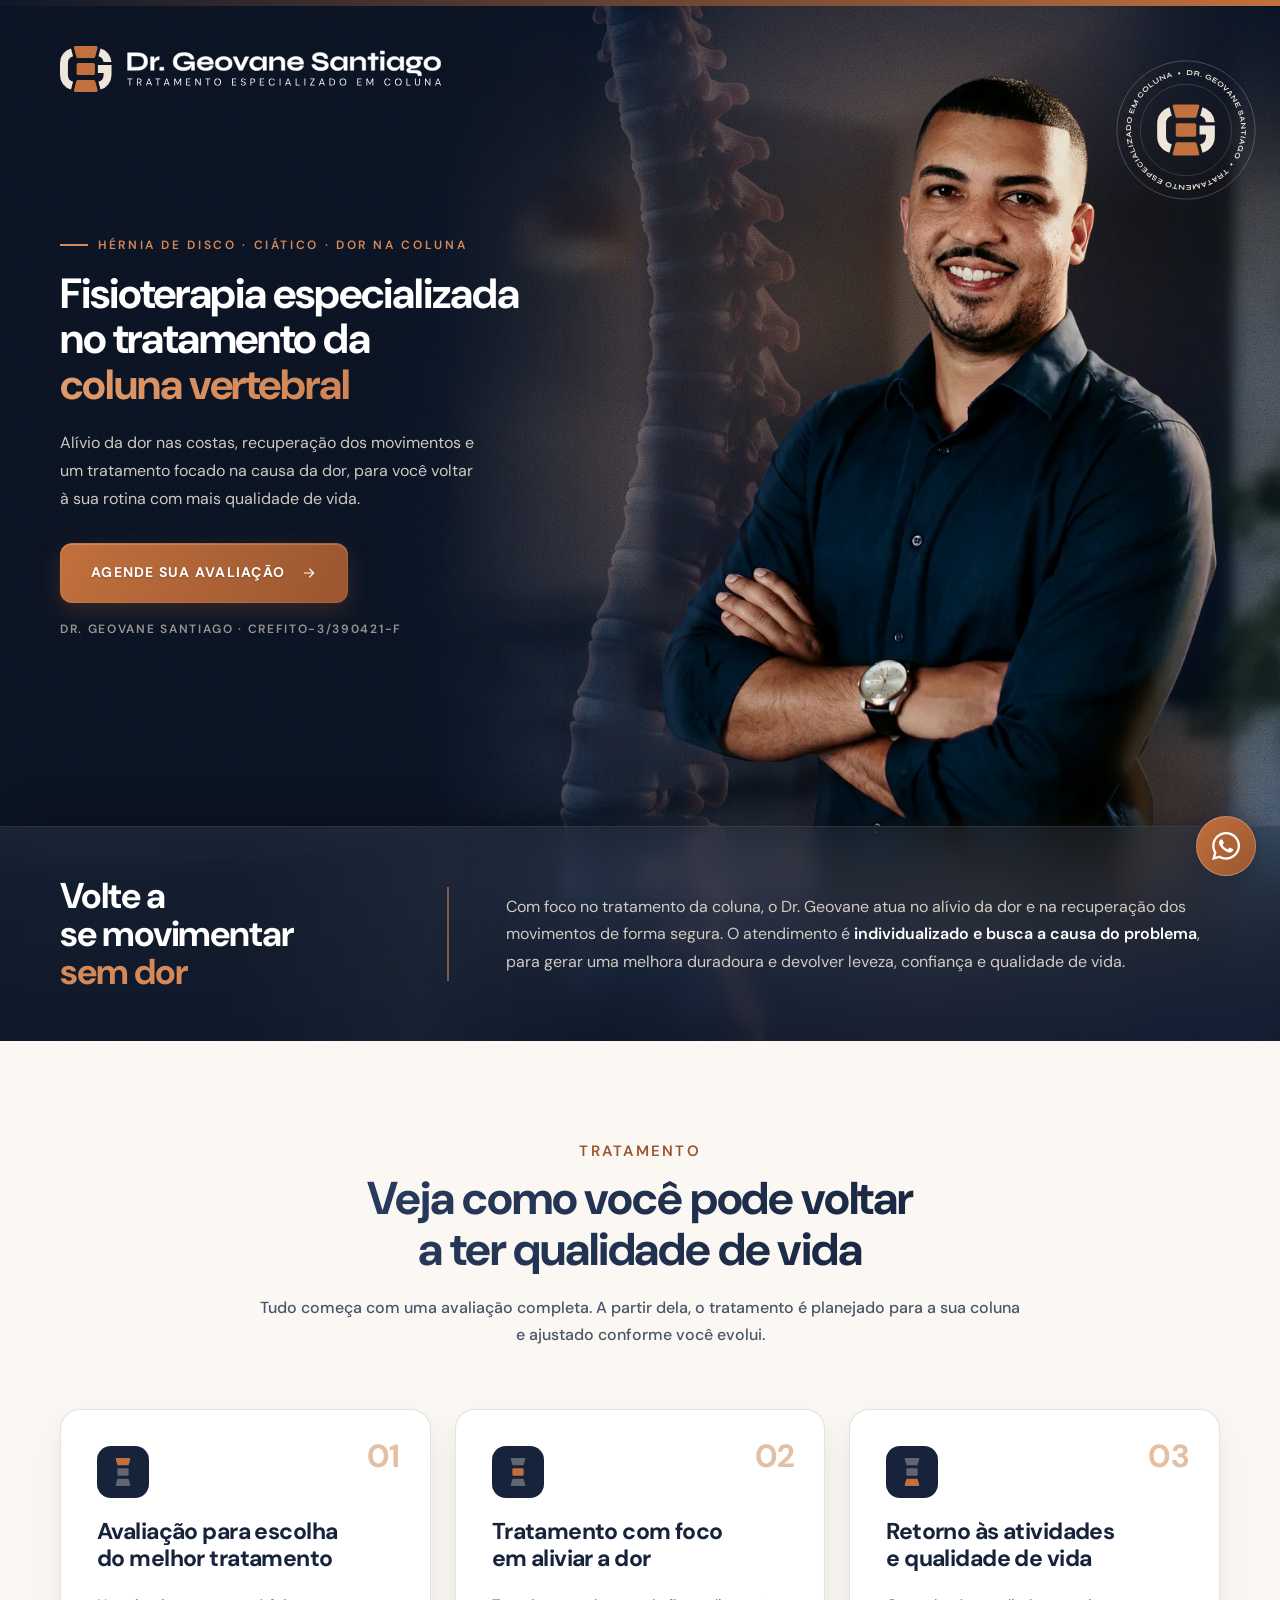
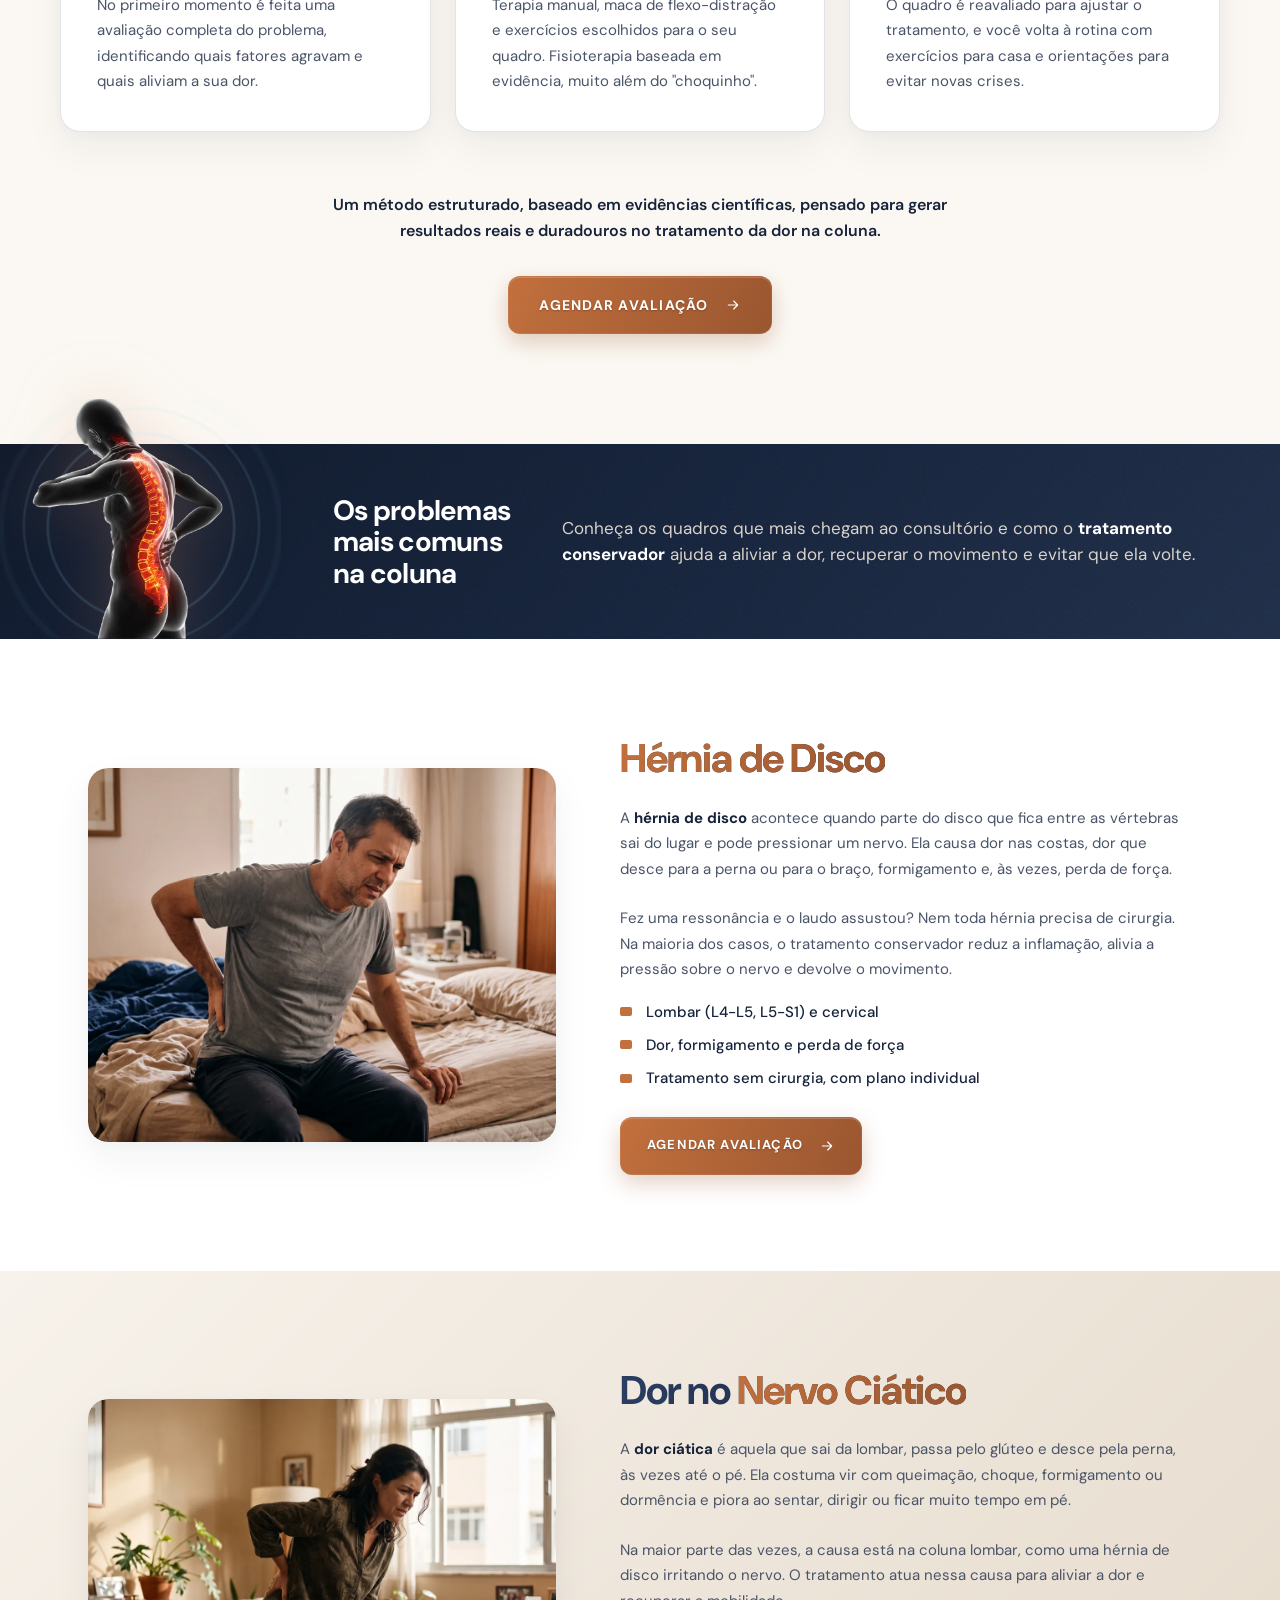
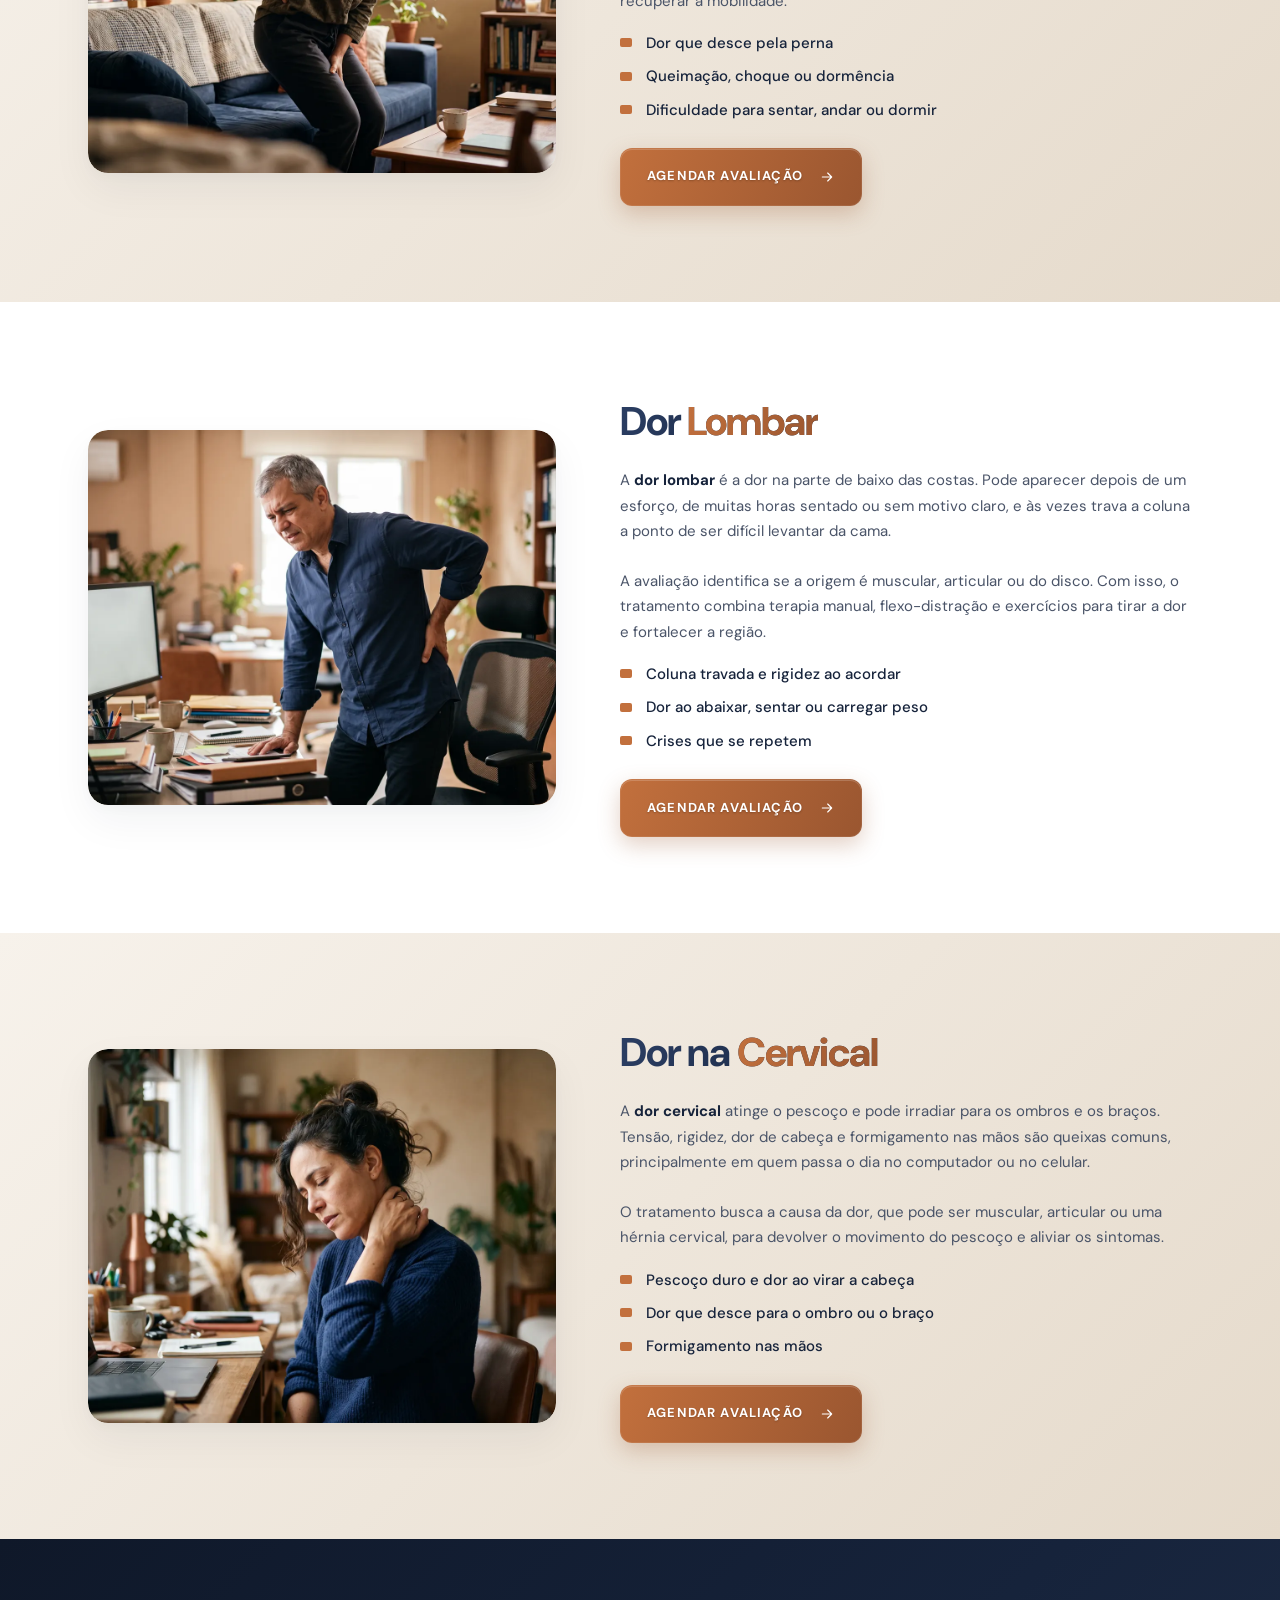
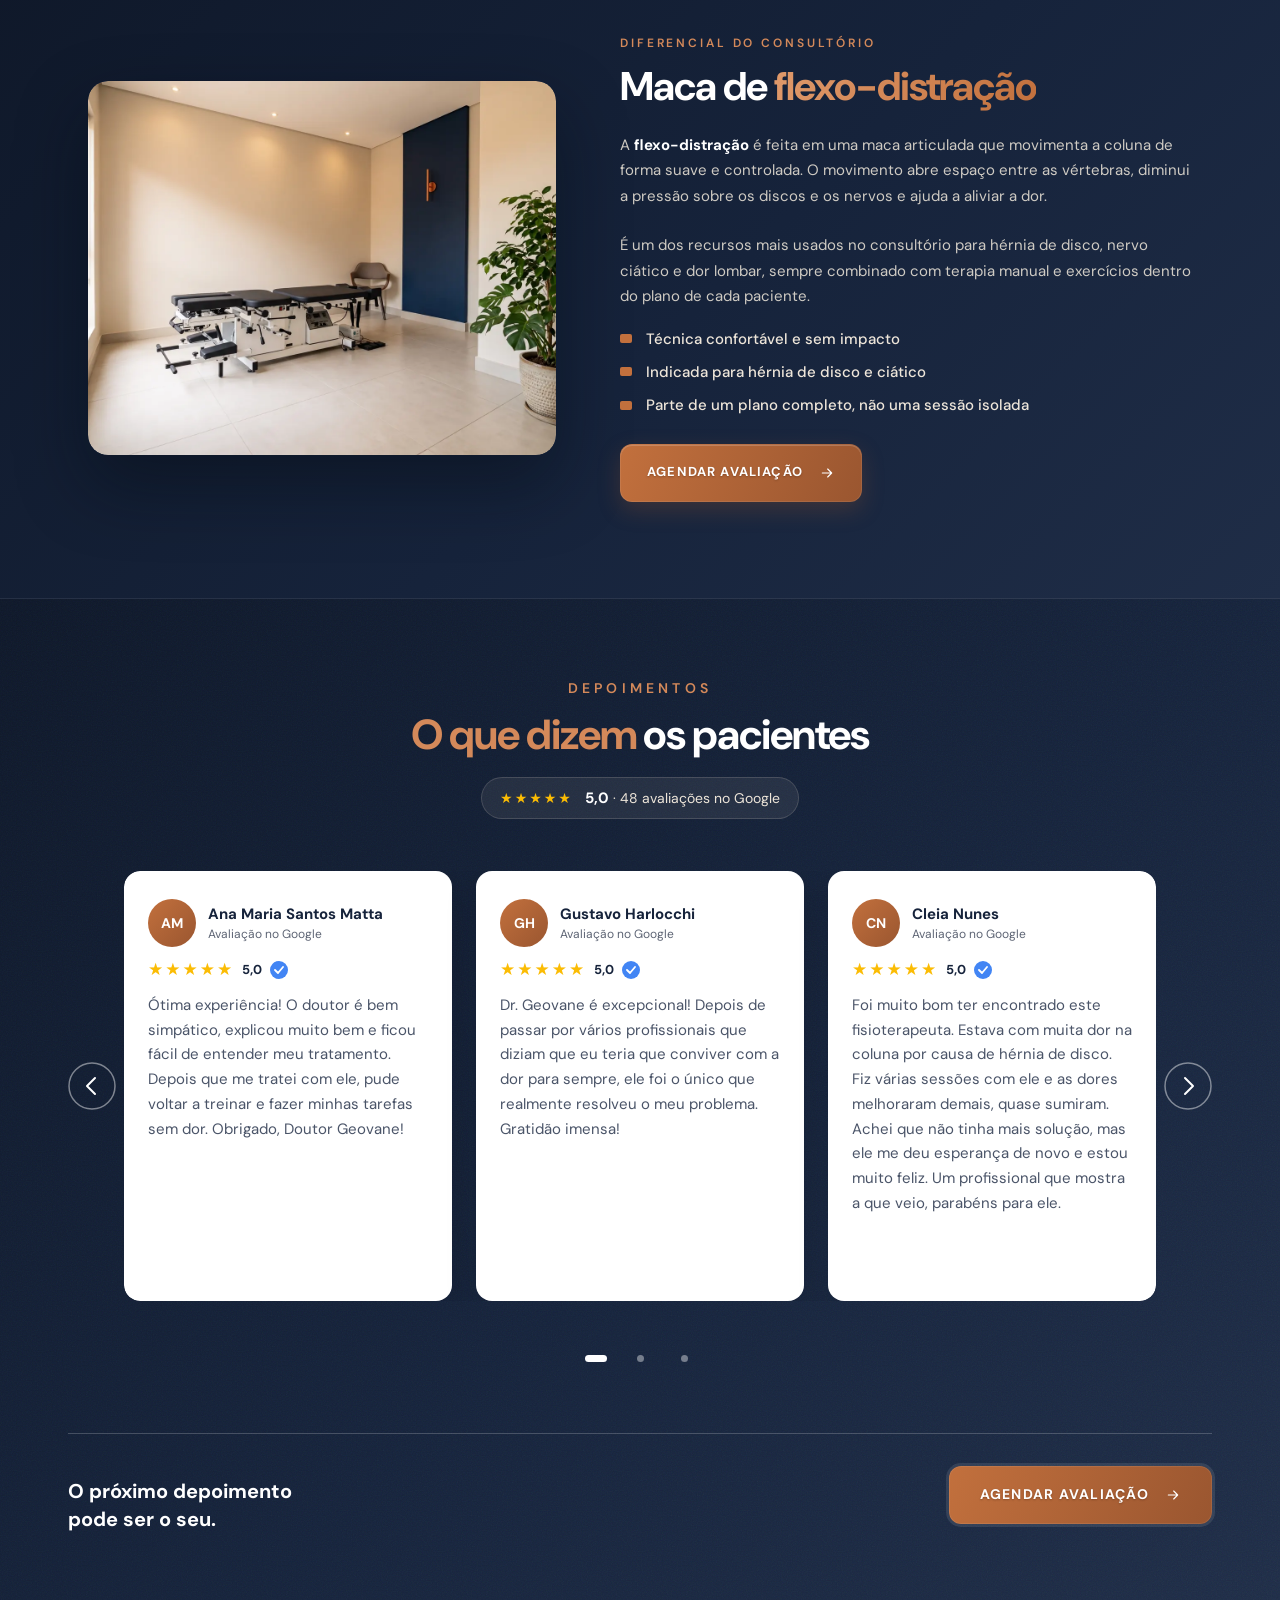
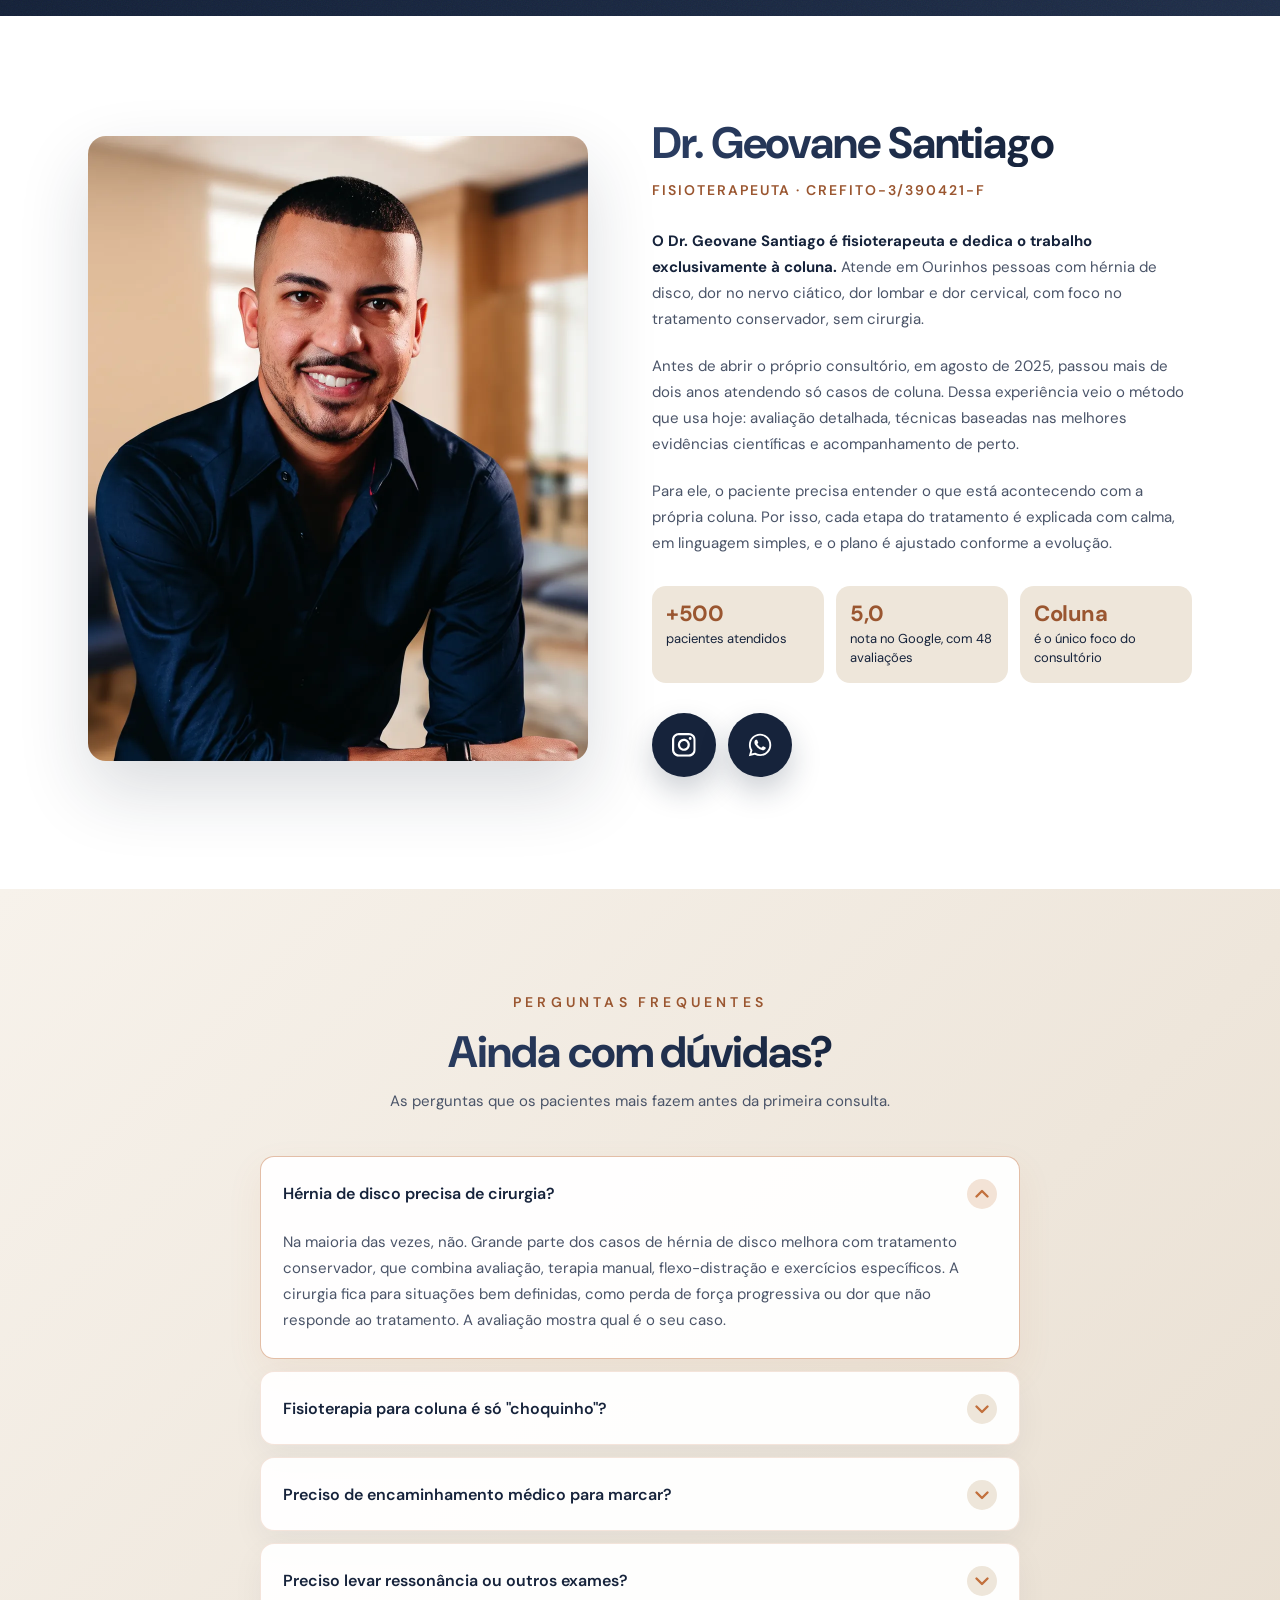
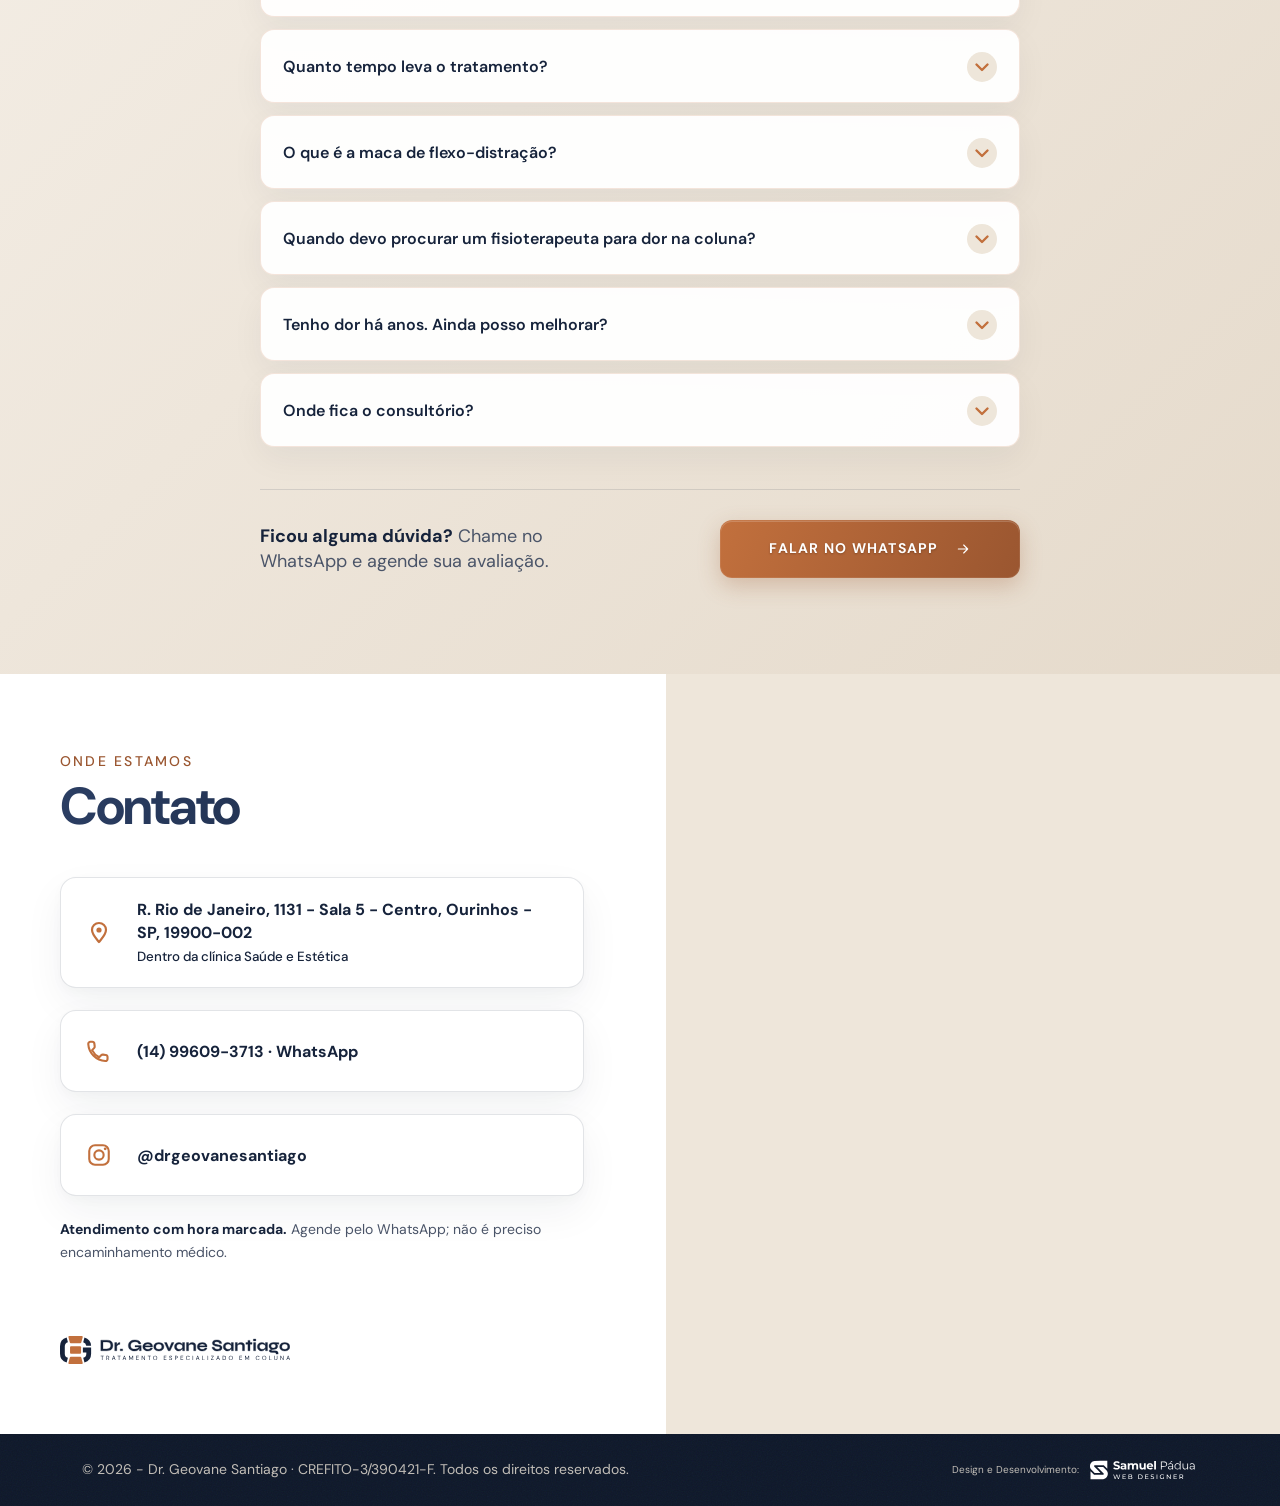
<file: index.html>
<!DOCTYPE html>
<html lang="pt-BR">
<head>
  <meta charset="UTF-8">
  <meta name="viewport" content="width=device-width, initial-scale=1.0">
  <!-- Google Tag Manager -->
  <script async src="https://www.googletagmanager.com/gtm.js?id=GTM-5KVHTBJ2"></script>
  <script>
    window.dataLayer = window.dataLayer || [];
    function gtag(){dataLayer.push(arguments);}
    gtag('js', new Date());
    dataLayer.push({'gtm.start': new Date().getTime(), event: 'gtm.js'});
  </script>
  <!-- End Google Tag Manager -->
  <title>Fisioterapia para Coluna em Ourinhos | Dr. Geovane Santiago</title>
  <meta name="description" content="Fisioterapia especializada em coluna em Ourinhos (SP). Dr. Geovane Santiago atende hérnia de disco, dor ciática, lombar e cervical. Agende pelo WhatsApp.">
  <meta name="robots" content="index, follow, max-image-preview:large, max-snippet:-1, max-video-preview:-1">
  <link rel="canonical" href="https://www.clinicanogueirasantiago.com.br/">
  <meta name="author" content="Dr. Geovane Santiago">
  <meta name="theme-color" content="#16233B">
  <meta name="format-detection" content="telephone=no">
  <meta name="geo.region" content="BR-SP">
  <meta name="geo.placename" content="Ourinhos">
  <meta name="geo.position" content="-22.9866079;-49.8703435">
  <meta name="ICBM" content="-22.9866079, -49.8703435">
  <meta property="og:locale" content="pt_BR">
  <meta property="og:type" content="website">
  <meta property="og:site_name" content="Dr. Geovane Santiago">
  <meta property="og:title" content="Fisioterapia para Coluna em Ourinhos | Dr. Geovane Santiago">
  <meta property="og:description" content="Tratamento especializado em coluna em Ourinhos (SP): hérnia de disco, dor ciática, lombar e cervical. Agende sua avaliação pelo WhatsApp.">
  <meta property="og:url" content="https://www.clinicanogueirasantiago.com.br/">
  <meta property="og:image" content="https://www.clinicanogueirasantiago.com.br/og-share-v2.jpg">
  <meta property="og:image:type" content="image/jpeg">
  <meta property="og:image:width" content="1200">
  <meta property="og:image:height" content="630">
  <meta property="og:image:alt" content="Dr. Geovane Santiago ao lado do texto: Dor na coluna e hérnia de disco em Ourinhos">
  <meta name="twitter:card" content="summary_large_image">
  <meta name="twitter:title" content="Fisioterapia para Coluna em Ourinhos | Dr. Geovane Santiago">
  <meta name="twitter:description" content="Tratamento especializado em coluna em Ourinhos (SP): hérnia de disco, dor ciática, lombar e cervical. Agende sua avaliação pelo WhatsApp.">
  <meta name="twitter:image" content="https://www.clinicanogueirasantiago.com.br/og-share-v2.jpg">
  <meta name="twitter:image:alt" content="Dr. Geovane Santiago ao lado do texto: Dor na coluna e hérnia de disco em Ourinhos">
  <script type="application/ld+json">
    {
      "@context": "https://schema.org",
      "@graph": [
        {
          "@type": "WebSite",
          "@id": "https://www.clinicanogueirasantiago.com.br/#website",
          "url": "https://www.clinicanogueirasantiago.com.br/",
          "name": "Dr. Geovane Santiago",
          "alternateName": "Dr. Geovane Santiago – Tratamento especializado em coluna",
          "inLanguage": "pt-BR",
          "publisher": {
            "@id": "https://www.clinicanogueirasantiago.com.br/#consultorio"
          }
        },
        {
          "@type": "MedicalWebPage",
          "@id": "https://www.clinicanogueirasantiago.com.br/#webpage",
          "url": "https://www.clinicanogueirasantiago.com.br/",
          "name": "Fisioterapia para Coluna em Ourinhos | Dr. Geovane Santiago",
          "description": "Fisioterapia especializada em coluna em Ourinhos (SP). Dr. Geovane Santiago atende hérnia de disco, dor ciática, lombar e cervical. Agende pelo WhatsApp.",
          "inLanguage": "pt-BR",
          "isPartOf": {
            "@id": "https://www.clinicanogueirasantiago.com.br/#website"
          },
          "about": {
            "@id": "https://www.clinicanogueirasantiago.com.br/#consultorio"
          },
          "mainEntity": {
            "@id": "https://www.clinicanogueirasantiago.com.br/#consultorio"
          },
          "primaryImageOfPage": {
            "@id": "https://www.clinicanogueirasantiago.com.br/#foto-principal"
          },
          "reviewedBy": {
            "@id": "https://www.clinicanogueirasantiago.com.br/#geovane"
          },
          "lastReviewed": "2026-11-12",
          "specialty": "https://schema.org/Physiotherapy"
        },
        {
          "@type": "ImageObject",
          "@id": "https://www.clinicanogueirasantiago.com.br/#foto-principal",
          "url": "https://www.clinicanogueirasantiago.com.br/dr-geovane.webp",
          "contentUrl": "https://www.clinicanogueirasantiago.com.br/dr-geovane.webp",
          "width": 1000,
          "height": 1339,
          "caption": "Dr. Geovane Santiago, fisioterapeuta em Ourinhos"
        },
        {
          "@type": "Physiotherapy",
          "@id": "https://www.clinicanogueirasantiago.com.br/#consultorio",
          "name": "Dr. Geovane Santiago | Hérnia de Disco e Nervo Ciático",
          "alternateName": "Fisioterapeuta Dr. Geovane Santiago",
          "description": "Consultório de fisioterapia em Ourinhos (SP) com foco no tratamento conservador da coluna: hérnia de disco, dor no nervo ciático, dor lombar e dor cervical, com avaliação individualizada, terapia manual, maca de flexo-distração e exercícios específicos.",
          "url": "https://www.clinicanogueirasantiago.com.br/",
          "logo": {
            "@type": "ImageObject",
            "url": "https://www.clinicanogueirasantiago.com.br/icon-512.png",
            "width": 512,
            "height": 512
          },
          "image": [
            "https://www.clinicanogueirasantiago.com.br/og-share-v2.jpg",
            "https://www.clinicanogueirasantiago.com.br/perfil.jpg",
            "https://www.clinicanogueirasantiago.com.br/flexo.jpg"
          ],
          "telephone": "+55 14 99609-3713",
          "priceRange": "$$",
          "currenciesAccepted": "BRL",
          "address": {
            "@type": "PostalAddress",
            "streetAddress": "Rua Rio de Janeiro, 1131 - Sala 5, Centro",
            "addressLocality": "Ourinhos",
            "addressRegion": "SP",
            "postalCode": "19900-002",
            "addressCountry": "BR"
          },
          "geo": {
            "@type": "GeoCoordinates",
            "latitude": -22.9866079,
            "longitude": -49.8703435
          },
          "hasMap": "https://www.google.com/maps?cid=9509975315867920704",
          "areaServed": [
            {
              "@type": "City",
              "name": "Ourinhos"
            },
            {
              "@type": "AdministrativeArea",
              "name": "Região de Ourinhos (SP)"
            }
          ],
          "medicalSpecialty": [
            "https://schema.org/Physiotherapy",
            "https://schema.org/Musculoskeletal"
          ],
          "availableService": [
            {
              "@type": "MedicalProcedure",
              "name": "Avaliação fisioterapêutica completa e individualizada da coluna"
            },
            {
              "@type": "PhysicalTherapy",
              "name": "Fisioterapia para hérnia de disco"
            },
            {
              "@type": "PhysicalTherapy",
              "name": "Fisioterapia para dor no nervo ciático (ciatalgia)"
            },
            {
              "@type": "PhysicalTherapy",
              "name": "Fisioterapia para dor lombar"
            },
            {
              "@type": "PhysicalTherapy",
              "name": "Fisioterapia para dor cervical"
            },
            {
              "@type": "PhysicalTherapy",
              "name": "Tratamento com maca de flexo-distração"
            },
            {
              "@type": "PhysicalTherapy",
              "name": "Terapia manual"
            }
          ],
          "aggregateRating": {
            "@type": "AggregateRating",
            "ratingValue": "5.0",
            "bestRating": "5",
            "reviewCount": "48"
          },
          "knowsLanguage": "pt-BR",
          "founder": {
            "@id": "https://www.clinicanogueirasantiago.com.br/#geovane"
          },
          "employee": {
            "@id": "https://www.clinicanogueirasantiago.com.br/#geovane"
          },
          "contactPoint": {
            "@type": "ContactPoint",
            "contactType": "Agendamento de consultas",
            "telephone": "+55 14 99609-3713",
            "url": "https://wa.me/5514996093713",
            "availableLanguage": "Portuguese",
            "areaServed": "BR"
          },
          "sameAs": [
            "https://www.instagram.com/drgeovanesantiago/",
            "https://www.google.com/maps?cid=9509975315867920704"
          ]
        },
        {
          "@type": "Person",
          "@id": "https://www.clinicanogueirasantiago.com.br/#geovane",
          "name": "Geovane Santiago",
          "honorificPrefix": "Dr.",
          "alternateName": "Dr. Geovane Santiago",
          "jobTitle": "Fisioterapeuta com foco no tratamento conservador da coluna",
          "description": "Fisioterapeuta em Ourinhos (SP) dedicado exclusivamente ao tratamento conservador da coluna, com atendimento de casos de hérnia de disco, dor no nervo ciático, dor lombar e dor cervical.",
          "image": "https://www.clinicanogueirasantiago.com.br/perfil.jpg",
          "url": "https://www.clinicanogueirasantiago.com.br/",
          "sameAs": [
            "https://www.instagram.com/drgeovanesantiago/"
          ],
          "worksFor": {
            "@id": "https://www.clinicanogueirasantiago.com.br/#consultorio"
          },
          "hasOccupation": {
            "@type": "Occupation",
            "name": "Fisioterapeuta",
            "occupationLocation": {
              "@type": "City",
              "name": "Ourinhos"
            }
          },
          "hasCredential": {
            "@type": "EducationalOccupationalCredential",
            "credentialCategory": "Registro profissional",
            "name": "CREFITO-3/390421-F",
            "recognizedBy": {
              "@type": "Organization",
              "name": "CREFITO-3 – Conselho Regional de Fisioterapia e Terapia Ocupacional da 3ª Região (SP)",
              "url": "https://www.crefito3.org.br/"
            }
          },
          "identifier": {
            "@type": "PropertyValue",
            "propertyID": "CREFITO",
            "value": "390421-F"
          },
          "knowsAbout": [
            "Hérnia de disco",
            "Nervo ciático",
            "Ciatalgia",
            "Dor lombar",
            "Dor cervical",
            "Flexo-distração",
            "Terapia manual",
            "Tratamento conservador da coluna"
          ]
        },
        {
          "@type": "FAQPage",
          "@id": "https://www.clinicanogueirasantiago.com.br/#faq",
          "isPartOf": {
            "@id": "https://www.clinicanogueirasantiago.com.br/#webpage"
          },
          "inLanguage": "pt-BR",
          "mainEntity": [
            {
              "@type": "Question",
              "name": "Hérnia de disco precisa de cirurgia?",
              "acceptedAnswer": {
                "@type": "Answer",
                "text": "Na maioria das vezes, não. Grande parte dos casos de hérnia de disco melhora com tratamento conservador, que combina avaliação, terapia manual, flexo-distração e exercícios específicos. A cirurgia fica para situações bem definidas, como perda de força progressiva ou dor que não responde ao tratamento. A avaliação mostra qual é o seu caso."
              }
            },
            {
              "@type": "Question",
              "name": "Fisioterapia para coluna é só \"choquinho\"?",
              "acceptedAnswer": {
                "@type": "Answer",
                "text": "Não. Aparelhos podem até entrar como apoio, mas o tratamento é feito com as mãos e com movimento: terapia manual, maca de flexo-distração e exercícios escolhidos para o seu quadro. Cada sessão segue o plano definido na avaliação e é ajustada conforme a sua evolução."
              }
            },
            {
              "@type": "Question",
              "name": "Preciso de encaminhamento médico para marcar?",
              "acceptedAnswer": {
                "@type": "Answer",
                "text": "Não. O fisioterapeuta é profissional de primeiro contato, então você pode agendar a avaliação diretamente pelo WhatsApp. Se durante a avaliação aparecer algum sinal que precise de investigação médica, você é orientado e encaminhado."
              }
            },
            {
              "@type": "Question",
              "name": "Preciso levar ressonância ou outros exames?",
              "acceptedAnswer": {
                "@type": "Answer",
                "text": "Não é obrigatório. Se você já tem ressonância, raio-X ou laudos, leve na avaliação, porque eles ajudam a entender o quadro. Mas o que guia o tratamento é a avaliação clínica: como a dor se comporta, quais movimentos estão limitados e o que melhora ou piora os sintomas."
              }
            },
            {
              "@type": "Question",
              "name": "Quanto tempo leva o tratamento?",
              "acceptedAnswer": {
                "@type": "Answer",
                "text": "Depende da intensidade dos sintomas, do tempo de dor e da resposta de cada pessoa. Depois da avaliação você recebe um plano com objetivos claros, e a evolução é acompanhada de perto a cada sessão."
              }
            },
            {
              "@type": "Question",
              "name": "O que é a maca de flexo-distração?",
              "acceptedAnswer": {
                "@type": "Answer",
                "text": "É uma maca articulada que faz movimentos suaves e controlados na coluna, abrindo espaço entre as vértebras e aliviando a pressão sobre os discos e os nervos. É muito usada em casos de hérnia de disco e dor no nervo ciático, sempre dentro do plano de tratamento definido na avaliação."
              }
            },
            {
              "@type": "Question",
              "name": "Quando devo procurar um fisioterapeuta para dor na coluna?",
              "acceptedAnswer": {
                "@type": "Answer",
                "text": "Quando a dor dura mais de alguns dias, volta com frequência, trava a coluna ou atrapalha o sono, o trabalho e a rotina. Dor que desce para a perna ou para o braço, formigamento e fraqueza também são sinais de que vale fazer uma avaliação."
              }
            },
            {
              "@type": "Question",
              "name": "Tenho dor há anos. Ainda posso melhorar?",
              "acceptedAnswer": {
                "@type": "Answer",
                "text": "Sim, ter dor há muito tempo não significa que não exista melhora. Muitos pacientes chegam depois de anos de dor e de vários tratamentos. A avaliação identifica o que mantém a dor e define um caminho possível para o seu caso."
              }
            },
            {
              "@type": "Question",
              "name": "Onde fica o consultório?",
              "acceptedAnswer": {
                "@type": "Answer",
                "text": "O consultório fica na Rua Rio de Janeiro, 1131, Sala 5, Centro, Ourinhos/SP, dentro da clínica Saúde e Estética. O atendimento é presencial e com hora marcada, agendada pelo WhatsApp (14) 99609-3713."
              }
            }
          ]
        }
      ]
    }
  </script>
  <link rel="icon" href="favicon.ico" sizes="48x48">
  <link rel="icon" type="image/svg+xml" href="favicon.svg">
  <link rel="apple-touch-icon" href="apple-touch-icon.png">
  <link rel="preload" href="fonts/dm-sans.woff2" as="font" type="font/woff2" crossorigin>
  <link rel="preload" as="image" type="image/webp" imagesrcset="dr-geovane-600.webp 600w, dr-geovane.webp 1000w, dr-geovane-1600.webp 1600w" imagesizes="(max-width: 820px) min(460px, 100vw), (max-width: 1100px) 720px, 830px" fetchpriority="high">
  <link rel="stylesheet" href="style.css">
  <link rel="stylesheet" href="agendar.css">
</head>
<body>
  <a class="skip-link" href="#conteudo">Pular para o conteúdo</a>

  <div class="top-bar"></div>

  <main id="conteudo">
  <!-- ======================== HERO ======================== -->
  <section class="hero">
    <div class="hero-bg" aria-hidden="true">
      <div class="hero-ambient"><img src="hero-ambiente.webp" srcset="hero-ambiente-900.webp 900w, hero-ambiente.webp 1600w" sizes="(max-width: 820px) 100vw, 64vw" alt="" width="1600" height="894"></div>
      <div class="hero-spine"></div>
      <div class="hero-light"></div>
    </div>

    <div class="hero-inner">
      <header class="hero-header">
        <img src="logo.svg" class="logo" width="1922" height="230" alt="Dr. Geovane Santiago – Tratamento especializado em coluna">
      </header>

      <div class="hero-content">
        <div class="hero-left">
          <span class="hero-kicker">Hérnia de disco · Ciático · Dor na coluna</span>
          <h1>
            <span class="h1-l">Fisioterapia especializada</span> <span class="h1-l">no tratamento da</span> <span class="h1-l gradient-text">coluna vertebral</span>
          </h1>

          <p class="subtext">
            Alívio da dor nas costas, recuperação dos movimentos e um tratamento focado na causa da dor, para você voltar à sua rotina com mais qualidade de vida.
          </p>

          <a href="https://wa.me/5514996093713?text=Ol%C3%A1%2C%20Dr.%20Geovane!%20Vim%20pelo%20site%20e%20gostaria%20de%20agendar%20uma%20avalia%C3%A7%C3%A3o." class="btn-cta" data-agendar target="_blank" rel="noopener">
            Agende sua avaliação
          </a>

          <p class="crefito">DR. GEOVANE SANTIAGO &middot; <span class="nowrap">CREFITO-3/390421-F</span></p>
        </div>

        <div class="hero-right">
          <div class="stamp-wrapper" aria-hidden="true">
            <img src="stamp-txt.svg" class="stamp-txt" width="600" height="600" alt="">
            <img src="stamp-iso.svg" class="stamp-iso" width="600" height="600" alt="">
          </div>
          <img src="dr-geovane.webp" srcset="dr-geovane-600.webp 600w, dr-geovane.webp 1000w, dr-geovane-1600.webp 1600w" sizes="(max-width: 820px) min(460px, 100vw), (max-width: 1100px) 720px, 830px" class="doctor-img" width="1000" height="1340" alt="Dr. Geovane Santiago, fisioterapeuta em Ourinhos, de braços cruzados" fetchpriority="high">
        </div>
      </div>
    </div>

    <!-- faixa de vidro sobre a base do hero (referência: hero do Vitor Fantoni) -->
    <div class="hero-bar glass">
      <div class="hero-bar-inner">
        <h2 class="hero-bar-title"><span>Volte a</span> <span>se movimentar</span> <strong>sem dor</strong></h2>
        <p class="hero-bar-text">Com foco no tratamento da coluna, o Dr. Geovane atua no alívio da dor e na recuperação dos movimentos de forma segura. O atendimento é <strong>individualizado e busca a causa do problema</strong>, para gerar uma melhora duradoura e devolver leveza, confiança e qualidade de vida.</p>
      </div>
    </div>
  </section>

  <!-- ======================== TRATAMENTO ======================== -->
  <section class="treatment-block" id="tratamento">
    <div class="treatment-inner">

      <div class="treatment-header">
        <span class="tagline">Tratamento</span>
        <h2 class="treatment-title">Veja como você pode voltar a ter qualidade de vida</h2>
        <p class="treatment-desc">Tudo começa com uma avaliação completa. A partir dela, o tratamento é planejado para a sua coluna e ajustado conforme você evolui.</p>
      </div>

      <div class="cards-grid">
        <div class="card">
          <div class="card-icon"><svg viewBox="68 0 124 230" aria-hidden="true"><path d="M78.18 0h103.64a8 8 0 0 1 7.73 10.07l-11.79 44a8 8 0 0 1-7.73 5.93H89.97a8 8 0 0 1-7.73-5.93l-11.79-44A8 8 0 0 1 78.18 0Z" fill="#C2703D"/><path d="M91.83 85h76.34a8 8 0 0 1 8 8v44a8 8 0 0 1-8 8H91.83a8 8 0 0 1-8-8V93a8 8 0 0 1 8-8Z" fill="#EEE6DA" opacity=".35"/><path d="M89.97 170h80.06a8 8 0 0 1 7.73 5.93l11.79 44a8 8 0 0 1-7.73 10.07H78.18a8 8 0 0 1-7.73-10.07l11.79-44a8 8 0 0 1 7.73-5.93Z" fill="#EEE6DA" opacity=".35"/></svg></div>
          <h3>Avaliação para escolha <br>do melhor tratamento</h3>
          <p>No primeiro momento é feita uma avaliação completa do problema, identificando quais fatores agravam e quais aliviam a sua dor.</p>
        </div>

        <div class="card">
          <div class="card-icon"><svg viewBox="68 0 124 230" aria-hidden="true"><path d="M78.18 0h103.64a8 8 0 0 1 7.73 10.07l-11.79 44a8 8 0 0 1-7.73 5.93H89.97a8 8 0 0 1-7.73-5.93l-11.79-44A8 8 0 0 1 78.18 0Z" fill="#EEE6DA" opacity=".35"/><path d="M91.83 85h76.34a8 8 0 0 1 8 8v44a8 8 0 0 1-8 8H91.83a8 8 0 0 1-8-8V93a8 8 0 0 1 8-8Z" fill="#C2703D"/><path d="M89.97 170h80.06a8 8 0 0 1 7.73 5.93l11.79 44a8 8 0 0 1-7.73 10.07H78.18a8 8 0 0 1-7.73-10.07l11.79-44a8 8 0 0 1 7.73-5.93Z" fill="#EEE6DA" opacity=".35"/></svg></div>
          <h3>Tratamento com foco <br>em aliviar a dor</h3>
          <p>Terapia manual, maca de flexo-distração e exercícios escolhidos para o seu quadro. Fisioterapia baseada em evidência, muito além do "choquinho".</p>
        </div>

        <div class="card">
          <div class="card-icon"><svg viewBox="68 0 124 230" aria-hidden="true"><path d="M78.18 0h103.64a8 8 0 0 1 7.73 10.07l-11.79 44a8 8 0 0 1-7.73 5.93H89.97a8 8 0 0 1-7.73-5.93l-11.79-44A8 8 0 0 1 78.18 0Z" fill="#EEE6DA" opacity=".35"/><path d="M91.83 85h76.34a8 8 0 0 1 8 8v44a8 8 0 0 1-8 8H91.83a8 8 0 0 1-8-8V93a8 8 0 0 1 8-8Z" fill="#EEE6DA" opacity=".35"/><path d="M89.97 170h80.06a8 8 0 0 1 7.73 5.93l11.79 44a8 8 0 0 1-7.73 10.07H78.18a8 8 0 0 1-7.73-10.07l11.79-44a8 8 0 0 1 7.73-5.93Z" fill="#C2703D"/></svg></div>
          <h3>Retorno às atividades <br>e qualidade de vida</h3>
          <p>O quadro é reavaliado para ajustar o tratamento, e você volta à rotina com exercícios para casa e orientações para evitar novas crises.</p>
        </div>
      </div>

      <div class="treatment-footer">
        <p>Um método estruturado, baseado em evidências científicas, pensado para gerar <br>resultados reais e duradouros no tratamento da dor na coluna.</p>
        <a href="https://wa.me/5514996093713?text=Ol%C3%A1%2C%20Dr.%20Geovane!%20Vim%20pelo%20site%20e%20gostaria%20de%20agendar%20uma%20avalia%C3%A7%C3%A3o." class="btn-cta btn-cta--center" data-agendar target="_blank" rel="noopener">
            Agendar avaliação
          </a>
      </div>

    </div>
  </section>

  <!-- ======================== PROBLEMAS ======================== -->
  <section class="problems-block">
    <div class="problems-grain"></div>

    <div class="problems-inner">
      <div class="problems-img-col">
        <picture>
          <source srcset="coluna.webp" type="image/webp">
          <img src="coluna.png" loading="lazy" decoding="async" width="441" height="377" class="problems-img" alt="Silhueta de uma pessoa com a coluna vertebral destacada, com dor nas costas e no pescoço">
        </picture>
      </div>

      <h2 class="problems-headline">Os problemas<br>mais comuns<br>na coluna</h2>

      <p class="problems-body">Conheça os quadros que mais chegam ao consultório e como o <strong>tratamento conservador</strong> ajuda a aliviar a dor, recuperar o movimento e evitar que ela volte.</p>
    </div>
  </section>

  <section class="condition-block" id="hernia-de-disco">
    <div class="condition-inner">

      <div class="condition-media">
        <img src="hernia.webp" loading="lazy" decoding="async" width="1200" height="896" class="condition-img" alt="Homem sentado na beira da cama com a mão na lombar, com dor ao tentar se levantar">
      </div>

      <div class="condition-text">
        <h2 class="condition-title"><strong>Hérnia de Disco</strong></h2>
        <p class="condition-body">A <strong>hérnia de disco</strong> acontece quando parte do disco que fica entre as vértebras sai do lugar e pode pressionar um nervo. Ela causa dor nas costas, dor que desce para a perna ou para o braço, formigamento e, às vezes, perda de força.</p>
        <p class="condition-body">Fez uma ressonância e o laudo assustou? Nem toda hérnia precisa de cirurgia. Na maioria dos casos, o tratamento conservador reduz a inflamação, alivia a pressão sobre o nervo e devolve o movimento.</p>
        <ul class="condition-points">
          <li>Lombar (L4-L5, L5-S1) e cervical</li>
          <li>Dor, formigamento e perda de força</li>
          <li>Tratamento sem cirurgia, com plano individual</li>
        </ul>
        <a href="https://wa.me/5514996093713?text=Ol%C3%A1%2C%20Dr.%20Geovane!%20Vim%20pelo%20site%20e%20gostaria%20de%20agendar%20uma%20avalia%C3%A7%C3%A3o." class="btn-cta" data-agendar target="_blank" rel="noopener">
            Agendar avaliação
          </a>
      </div>

    </div>
  </section>

  <section class="condition-block condition-block--gray" id="nervo-ciatico">
    <div class="condition-inner">

      <div class="condition-media">
        <img src="ciatico.webp" loading="lazy" decoding="async" width="1200" height="896" class="condition-img" alt="Mulher se levantando do sofá com a mão na lombar e na parte de trás da coxa, com dor no nervo ciático">
      </div>

      <div class="condition-text">
        <h2 class="condition-title">Dor no <strong>Nervo Ciático</strong></h2>
        <p class="condition-body">A <strong>dor ciática</strong> é aquela que sai da lombar, passa pelo glúteo e desce pela perna, às vezes até o pé. Ela costuma vir com queimação, choque, formigamento ou dormência e piora ao sentar, dirigir ou ficar muito tempo em pé.</p>
        <p class="condition-body">Na maior parte das vezes, a causa está na coluna lombar, como uma hérnia de disco irritando o nervo. O tratamento atua nessa causa para aliviar a dor e recuperar a mobilidade.</p>
        <ul class="condition-points">
          <li>Dor que desce pela perna</li>
          <li>Queimação, choque ou dormência</li>
          <li>Dificuldade para sentar, andar ou dormir</li>
        </ul>
        <a href="https://wa.me/5514996093713?text=Ol%C3%A1%2C%20Dr.%20Geovane!%20Vim%20pelo%20site%20e%20gostaria%20de%20agendar%20uma%20avalia%C3%A7%C3%A3o." class="btn-cta" data-agendar target="_blank" rel="noopener">
            Agendar avaliação
          </a>
      </div>

    </div>
  </section>

  <section class="condition-block" id="dor-lombar">
    <div class="condition-inner">

      <div class="condition-media">
        <img src="lombar.webp" loading="lazy" decoding="async" width="1200" height="896" class="condition-img" alt="Homem se levantando da cadeira do escritório com a mão na lombar, com dor nas costas">
      </div>

      <div class="condition-text">
        <h2 class="condition-title">Dor <strong>Lombar</strong></h2>
        <p class="condition-body">A <strong>dor lombar</strong> é a dor na parte de baixo das costas. Pode aparecer depois de um esforço, de muitas horas sentado ou sem motivo claro, e às vezes trava a coluna a ponto de ser difícil levantar da cama.</p>
        <p class="condition-body">A avaliação identifica se a origem é muscular, articular ou do disco. Com isso, o tratamento combina terapia manual, flexo-distração e exercícios para tirar a dor e fortalecer a região.</p>
        <ul class="condition-points">
          <li>Coluna travada e rigidez ao acordar</li>
          <li>Dor ao abaixar, sentar ou carregar peso</li>
          <li>Crises que se repetem</li>
        </ul>
        <a href="https://wa.me/5514996093713?text=Ol%C3%A1%2C%20Dr.%20Geovane!%20Vim%20pelo%20site%20e%20gostaria%20de%20agendar%20uma%20avalia%C3%A7%C3%A3o." class="btn-cta" data-agendar target="_blank" rel="noopener">
            Agendar avaliação
          </a>
      </div>

    </div>
  </section>

  <section class="condition-block condition-block--gray" id="dor-cervical">
    <div class="condition-inner">

      <div class="condition-media">
        <img src="cervical.webp" loading="lazy" decoding="async" width="1200" height="896" class="condition-img" alt="Mulher no computador massageando a nuca, com dor cervical">
      </div>

      <div class="condition-text">
        <h2 class="condition-title">Dor na <strong>Cervical</strong></h2>
        <p class="condition-body">A <strong>dor cervical</strong> atinge o pescoço e pode irradiar para os ombros e os braços. Tensão, rigidez, dor de cabeça e formigamento nas mãos são queixas comuns, principalmente em quem passa o dia no computador ou no celular.</p>
        <p class="condition-body">O tratamento busca a causa da dor, que pode ser muscular, articular ou uma hérnia cervical, para devolver o movimento do pescoço e aliviar os sintomas.</p>
        <ul class="condition-points">
          <li>Pescoço duro e dor ao virar a cabeça</li>
          <li>Dor que desce para o ombro ou o braço</li>
          <li>Formigamento nas mãos</li>
        </ul>
        <a href="https://wa.me/5514996093713?text=Ol%C3%A1%2C%20Dr.%20Geovane!%20Vim%20pelo%20site%20e%20gostaria%20de%20agendar%20uma%20avalia%C3%A7%C3%A3o." class="btn-cta" data-agendar target="_blank" rel="noopener">
            Agendar avaliação
          </a>
      </div>

    </div>
  </section>

  <section class="condition-block condition-block--dark" id="flexo-distracao">
    <div class="condition-inner">

      <div class="condition-media">
        <img src="flexo.webp" loading="lazy" decoding="async" width="1200" height="896" class="condition-img" alt="Maca de flexo-distração no consultório do Dr. Geovane Santiago em Ourinhos">
      </div>

      <div class="condition-text">
        <span class="condition-tag">Diferencial do consultório</span>
        <h2 class="condition-title">Maca de <strong>flexo-distração</strong></h2>
        <p class="condition-body">A <strong>flexo-distração</strong> é feita em uma maca articulada que movimenta a coluna de forma suave e controlada. O movimento abre espaço entre as vértebras, diminui a pressão sobre os discos e os nervos e ajuda a aliviar a dor.</p>
        <p class="condition-body">É um dos recursos mais usados no consultório para hérnia de disco, nervo ciático e dor lombar, sempre combinado com terapia manual e exercícios dentro do plano de cada paciente.</p>
        <ul class="condition-points">
          <li>Técnica confortável e sem impacto</li>
          <li>Indicada para hérnia de disco e ciático</li>
          <li>Parte de um plano completo, não uma sessão isolada</li>
        </ul>
        <a href="https://wa.me/5514996093713?text=Ol%C3%A1%2C%20Dr.%20Geovane!%20Vim%20pelo%20site%20e%20gostaria%20de%20agendar%20uma%20avalia%C3%A7%C3%A3o." class="btn-cta" data-agendar target="_blank" rel="noopener">
            Agendar avaliação
          </a>
      </div>

    </div>
  </section>

  <!-- ======================== DEPOIMENTOS ======================== -->
  <section class="reviews-block" id="depoimentos">
    <div class="reviews-grain"></div>
    <div class="reviews-inner">

      <div class="reviews-header">
        <span class="reviews-tagline">Depoimentos</span>
        <h2 class="reviews-title"><strong>O que dizem</strong> os pacientes</h2>
        <a class="reviews-summary" href="https://www.google.com/maps/place/Fisioterapeuta+Dr+Geovane+Santiago+%7C+H%C3%A9rnia+de+Disco+e+Nervo+Ci%C3%A1tico/@-22.9866079,-49.8703435,17z/data=!4m8!3m7!1s0x94c019a0cc8c777f:0x83fa3829ed0a6940!8m2!3d-22.9866079!4d-49.8703435!9m1!1b1" target="_blank" rel="noopener" aria-label="Ver as 48 avaliações no Google">
          <span class="stars" aria-hidden="true">★★★★★</span>
          <span><strong>5,0</strong> · 48 avaliações no Google</span>
        </a>
      </div>

      <div class="reviews-carousel" role="region" aria-roledescription="carrossel" aria-label="Depoimentos de pacientes" tabindex="0">
        <button class="carousel-btn carousel-btn--prev" aria-label="Anterior">
          <svg width="48" height="48" viewBox="0 0 48 48" fill="none" xmlns="http://www.w3.org/2000/svg">
            <circle cx="24" cy="24" r="23" stroke="rgba(255,255,255,0.45)" stroke-width="1.5"/>
            <path d="M27 16l-8 8 8 8" stroke="white" stroke-width="2" stroke-linecap="round" stroke-linejoin="round"/>
          </svg>
        </button>

        <div class="carousel-viewport">
          <div class="reviews-track">

            <article class="review-card">
              <div class="rc-header">
                <div class="rc-avatar">AM</div>
                <div class="rc-info">
                  <strong class="rc-name">Ana Maria Santos Matta</strong>
                  <span class="rc-count">Avaliação no Google</span>
                </div>
              </div>
              <div class="rc-stars" aria-label="5 estrelas">
                <span class="rc-stars-icons" aria-hidden="true">★★★★★</span>
                <span class="rc-rating">5,0</span>
                <span class="rc-badge" aria-hidden="true"><svg width="10" height="8" viewBox="0 0 10 8" fill="none"><path d="M1 4l3 3 5-6" stroke="white" stroke-width="1.8" stroke-linecap="round" stroke-linejoin="round"/></svg></span>
              </div>
              <p class="rc-text is-clamped">Ótima experiência! O doutor é bem simpático, explicou muito bem e ficou fácil de entender meu tratamento. Depois que me tratei com ele, pude voltar a treinar e fazer minhas tarefas sem dor. Obrigado, Doutor Geovane!</p>
              <button class="rc-read-more" type="button" data-review-open>Ler depoimento completo</button>
              <div class="rc-full-text" hidden>
                <p>Ótima experiência! O doutor é bem simpático, explicou muito bem e ficou fácil de entender meu tratamento. Depois que me tratei com ele, pude voltar a treinar e fazer minhas tarefas sem dor. Obrigado, Doutor Geovane!</p>
              </div>
            </article>

            <article class="review-card">
              <div class="rc-header">
                <div class="rc-avatar">GH</div>
                <div class="rc-info">
                  <strong class="rc-name">Gustavo Harlocchi</strong>
                  <span class="rc-count">Avaliação no Google</span>
                </div>
              </div>
              <div class="rc-stars" aria-label="5 estrelas">
                <span class="rc-stars-icons" aria-hidden="true">★★★★★</span>
                <span class="rc-rating">5,0</span>
                <span class="rc-badge" aria-hidden="true"><svg width="10" height="8" viewBox="0 0 10 8" fill="none"><path d="M1 4l3 3 5-6" stroke="white" stroke-width="1.8" stroke-linecap="round" stroke-linejoin="round"/></svg></span>
              </div>
              <p class="rc-text is-clamped">Dr. Geovane é excepcional! Depois de passar por vários profissionais que diziam que eu teria que conviver com a dor para sempre, ele foi o único que realmente resolveu o meu problema. Gratidão imensa!</p>
              <button class="rc-read-more" type="button" data-review-open>Ler depoimento completo</button>
              <div class="rc-full-text" hidden>
                <p>Dr. Geovane é excepcional! Depois de passar por vários profissionais que diziam que eu teria que conviver com a dor para sempre, ele foi o único que realmente resolveu o meu problema. Gratidão imensa!</p>
              </div>
            </article>

            <article class="review-card">
              <div class="rc-header">
                <div class="rc-avatar">CN</div>
                <div class="rc-info">
                  <strong class="rc-name">Cleia Nunes</strong>
                  <span class="rc-count">Avaliação no Google</span>
                </div>
              </div>
              <div class="rc-stars" aria-label="5 estrelas">
                <span class="rc-stars-icons" aria-hidden="true">★★★★★</span>
                <span class="rc-rating">5,0</span>
                <span class="rc-badge" aria-hidden="true"><svg width="10" height="8" viewBox="0 0 10 8" fill="none"><path d="M1 4l3 3 5-6" stroke="white" stroke-width="1.8" stroke-linecap="round" stroke-linejoin="round"/></svg></span>
              </div>
              <p class="rc-text is-clamped">Foi muito bom ter encontrado este fisioterapeuta. Estava com muita dor na coluna por causa de hérnia de disco. Fiz várias sessões com ele e as dores melhoraram demais, quase sumiram. Achei que não tinha mais solução, mas ele me deu esperança de novo e estou muito feliz. Um profissional que mostra a que veio, parabéns para ele.</p>
              <button class="rc-read-more" type="button" data-review-open>Ler depoimento completo</button>
              <div class="rc-full-text" hidden>
                <p>Foi muito bom ter encontrado este fisioterapeuta. Estava com muita dor na coluna por causa de hérnia de disco. Fiz várias sessões com ele e as dores melhoraram demais, quase sumiram. Achei que não tinha mais solução, mas ele me deu esperança de novo e estou muito feliz. Um profissional que mostra a que veio, parabéns para ele.</p>
              </div>
            </article>

            <article class="review-card">
              <div class="rc-header">
                <div class="rc-avatar">DR</div>
                <div class="rc-info">
                  <strong class="rc-name">Depizol Raí</strong>
                  <span class="rc-count">Avaliação no Google</span>
                </div>
              </div>
              <div class="rc-stars" aria-label="5 estrelas">
                <span class="rc-stars-icons" aria-hidden="true">★★★★★</span>
                <span class="rc-rating">5,0</span>
                <span class="rc-badge" aria-hidden="true"><svg width="10" height="8" viewBox="0 0 10 8" fill="none"><path d="M1 4l3 3 5-6" stroke="white" stroke-width="1.8" stroke-linecap="round" stroke-linejoin="round"/></svg></span>
              </div>
              <p class="rc-text is-clamped">Excelente profissional, tratamento com eficiência comprovada: evitou que minha tia fosse para uma mesa de cirurgia. Obrigado, Doutor Geovane!</p>
              <button class="rc-read-more" type="button" data-review-open>Ler depoimento completo</button>
              <div class="rc-full-text" hidden>
                <p>Excelente profissional, tratamento com eficiência comprovada: evitou que minha tia fosse para uma mesa de cirurgia. Obrigado, Doutor Geovane!</p>
              </div>
            </article>

            <article class="review-card">
              <div class="rc-header">
                <div class="rc-avatar">FC</div>
                <div class="rc-info">
                  <strong class="rc-name">Felipe Clovier</strong>
                  <span class="rc-count">Avaliação no Google</span>
                </div>
              </div>
              <div class="rc-stars" aria-label="5 estrelas">
                <span class="rc-stars-icons" aria-hidden="true">★★★★★</span>
                <span class="rc-rating">5,0</span>
                <span class="rc-badge" aria-hidden="true"><svg width="10" height="8" viewBox="0 0 10 8" fill="none"><path d="M1 4l3 3 5-6" stroke="white" stroke-width="1.8" stroke-linecap="round" stroke-linejoin="round"/></svg></span>
              </div>
              <p class="rc-text is-clamped">Sou atleta de futevôlei e estava com muita dificuldade para jogar por causa das dores. Conheci o Doutor Geovane, fiz meu tratamento e hoje desfruto de bons jogos! Obrigado, Doutor!</p>
              <button class="rc-read-more" type="button" data-review-open>Ler depoimento completo</button>
              <div class="rc-full-text" hidden>
                <p>Sou atleta de futevôlei e estava com muita dificuldade para jogar por causa das dores. Conheci o Doutor Geovane, fiz meu tratamento e hoje desfruto de bons jogos! Obrigado, Doutor!</p>
              </div>
            </article>

            <article class="review-card">
              <div class="rc-header">
                <div class="rc-avatar">AR</div>
                <div class="rc-info">
                  <strong class="rc-name">Aline Ribeiro</strong>
                  <span class="rc-count">Avaliação no Google</span>
                </div>
              </div>
              <div class="rc-stars" aria-label="5 estrelas">
                <span class="rc-stars-icons" aria-hidden="true">★★★★★</span>
                <span class="rc-rating">5,0</span>
                <span class="rc-badge" aria-hidden="true"><svg width="10" height="8" viewBox="0 0 10 8" fill="none"><path d="M1 4l3 3 5-6" stroke="white" stroke-width="1.8" stroke-linecap="round" stroke-linejoin="round"/></svg></span>
              </div>
              <p class="rc-text is-clamped">O Dr. Geovane adaptou os tratamentos às minhas necessidades individuais, promovendo resultados positivos. Tem um atendimento humanizado e é comprometido com a recuperação do paciente.</p>
              <button class="rc-read-more" type="button" data-review-open>Ler depoimento completo</button>
              <div class="rc-full-text" hidden>
                <p>O Dr. Geovane adaptou os tratamentos às minhas necessidades individuais, promovendo resultados positivos. Tem um atendimento humanizado e é comprometido com a recuperação do paciente.</p>
              </div>
            </article>

            <article class="review-card">
              <div class="rc-header">
                <div class="rc-avatar">RS</div>
                <div class="rc-info">
                  <strong class="rc-name">Raul Soave</strong>
                  <span class="rc-count">Avaliação no Google</span>
                </div>
              </div>
              <div class="rc-stars" aria-label="5 estrelas">
                <span class="rc-stars-icons" aria-hidden="true">★★★★★</span>
                <span class="rc-rating">5,0</span>
                <span class="rc-badge" aria-hidden="true"><svg width="10" height="8" viewBox="0 0 10 8" fill="none"><path d="M1 4l3 3 5-6" stroke="white" stroke-width="1.8" stroke-linecap="round" stroke-linejoin="round"/></svg></span>
              </div>
              <p class="rc-text is-clamped">Profissional excelente, resolveu minha coluna com uma praticidade que nenhum médico por quem passei conseguiu. Recomendo demais!</p>
              <button class="rc-read-more" type="button" data-review-open>Ler depoimento completo</button>
              <div class="rc-full-text" hidden>
                <p>Profissional excelente, resolveu minha coluna com uma praticidade que nenhum médico por quem passei conseguiu. Recomendo demais!</p>
              </div>
            </article>

            <article class="review-card">
              <div class="rc-header">
                <div class="rc-avatar">KO</div>
                <div class="rc-info">
                  <strong class="rc-name">Katia Olimpio</strong>
                  <span class="rc-count">Avaliação no Google</span>
                </div>
              </div>
              <div class="rc-stars" aria-label="5 estrelas">
                <span class="rc-stars-icons" aria-hidden="true">★★★★★</span>
                <span class="rc-rating">5,0</span>
                <span class="rc-badge" aria-hidden="true"><svg width="10" height="8" viewBox="0 0 10 8" fill="none"><path d="M1 4l3 3 5-6" stroke="white" stroke-width="1.8" stroke-linecap="round" stroke-linejoin="round"/></svg></span>
              </div>
              <p class="rc-text is-clamped">Muito bom! Tem bastante lugar para estacionar e, mesmo não sendo de Ourinhos, consegui chegar fácil na clínica. O tratamento melhorou muito minhas costas.</p>
              <button class="rc-read-more" type="button" data-review-open>Ler depoimento completo</button>
              <div class="rc-full-text" hidden>
                <p>Muito bom! Tem bastante lugar para estacionar e, mesmo não sendo de Ourinhos, consegui chegar fácil na clínica. O tratamento melhorou muito minhas costas.</p>
              </div>
            </article>

            <article class="review-card">
              <div class="rc-header">
                <div class="rc-avatar">MV</div>
                <div class="rc-info">
                  <strong class="rc-name">Mariana Vasconcelos</strong>
                  <span class="rc-count">Avaliação no Google</span>
                </div>
              </div>
              <div class="rc-stars" aria-label="5 estrelas">
                <span class="rc-stars-icons" aria-hidden="true">★★★★★</span>
                <span class="rc-rating">5,0</span>
                <span class="rc-badge" aria-hidden="true"><svg width="10" height="8" viewBox="0 0 10 8" fill="none"><path d="M1 4l3 3 5-6" stroke="white" stroke-width="1.8" stroke-linecap="round" stroke-linejoin="round"/></svg></span>
              </div>
              <p class="rc-text is-clamped">Melhor fisioterapeuta de Ourinhos! Hoje minha coluna é outra, não sinto mais dores. Recomendo de olhos fechados.</p>
              <button class="rc-read-more" type="button" data-review-open>Ler depoimento completo</button>
              <div class="rc-full-text" hidden>
                <p>Melhor fisioterapeuta de Ourinhos! Hoje minha coluna é outra, não sinto mais dores. Recomendo de olhos fechados.</p>
              </div>
            </article>

          </div>
        </div>

        <button class="carousel-btn carousel-btn--next" aria-label="Próximo">
          <svg width="48" height="48" viewBox="0 0 48 48" fill="none" xmlns="http://www.w3.org/2000/svg">
            <circle cx="24" cy="24" r="23" stroke="rgba(255,255,255,0.45)" stroke-width="1.5"/>
            <path d="M21 16l8 8-8 8" stroke="white" stroke-width="2" stroke-linecap="round" stroke-linejoin="round"/>
          </svg>
        </button>
      </div>

      <div class="reviews-pagination" aria-label="Navegação dos depoimentos"></div>

      <div class="reviews-footer">
        <div class="reviews-divider"></div>
        <div class="reviews-cta-row">
          <p class="reviews-cta-text">O próximo depoimento<br>pode ser o seu.</p>
          <a href="https://wa.me/5514996093713?text=Ol%C3%A1%2C%20Dr.%20Geovane!%20Vim%20pelo%20site%20e%20gostaria%20de%20agendar%20uma%20avalia%C3%A7%C3%A3o." class="btn-cta" data-agendar target="_blank" rel="noopener">
            Agendar avaliação
          </a>
        </div>
      </div>

    </div>
  </section>

  <!-- ======================== PERFIL ======================== -->
  <section class="profile-block" id="sobre">
    <div class="profile-inner">
      <div class="profile-media">
        <img src="perfil.webp" loading="lazy" decoding="async" width="1000" height="1250" alt="Dr. Geovane Santiago, fisioterapeuta, sorrindo no consultório" class="profile-image">
      </div>

      <div class="profile-content">
        <h2 class="profile-title">Dr. Geovane Santiago</h2>
        <p class="profile-meta">FISIOTERAPEUTA &middot; CREFITO-3/390421-F</p>

        <div class="profile-body">
          <p><strong>O Dr. Geovane Santiago é fisioterapeuta e dedica o trabalho exclusivamente à coluna.</strong> Atende em Ourinhos pessoas com hérnia de disco, dor no nervo ciático, dor lombar e dor cervical, com foco no tratamento conservador, sem cirurgia.</p>

          <p>Antes de abrir o próprio consultório, em agosto de 2025, passou mais de dois anos atendendo só casos de coluna. Dessa experiência veio o método que usa hoje: avaliação detalhada, técnicas baseadas nas melhores evidências científicas e acompanhamento de perto.</p>

          <p>Para ele, o paciente precisa entender o que está acontecendo com a própria coluna. Por isso, cada etapa do tratamento é explicada com calma, em linguagem simples, e o plano é ajustado conforme a evolução.</p>
        </div>

        <ul class="profile-highlights">
          <li><strong>+500</strong>pacientes atendidos</li>
          <li><strong>5,0</strong>nota no Google, com 48 avaliações</li>
          <li><strong>Coluna</strong>é o único foco do consultório</li>
        </ul>

        <div class="profile-socials" aria-label="Redes sociais do Dr. Geovane Santiago">
          <a href="https://www.instagram.com/drgeovanesantiago/" class="profile-social-btn" target="_blank" rel="noopener" aria-label="Instagram do Dr. Geovane Santiago">
            <img src="ig-icon.svg" alt="" class="profile-social-icon" width="24" height="24" aria-hidden="true">
          </a>

          <a href="https://wa.me/5514996093713?text=Ol%C3%A1%2C%20Dr.%20Geovane!%20Vim%20pelo%20site%20e%20gostaria%20de%20agendar%20uma%20avalia%C3%A7%C3%A3o." class="profile-social-btn" target="_blank" rel="noopener" aria-label="WhatsApp do Dr. Geovane Santiago">
            <img src="wpp-icon.svg" alt="" class="profile-social-icon" width="24" height="24" aria-hidden="true">
          </a>
        </div>
      </div>
    </div>
  </section>

  <!-- ======================== FAQ ======================== -->
  <section class="faq-block" id="duvidas">
    <div class="faq-inner">
      <div class="faq-header">
        <span class="faq-tagline">Perguntas frequentes</span>
        <h2 class="faq-title">Ainda com dúvidas?</h2>
        <p class="faq-subtitle">As perguntas que os pacientes mais fazem antes da primeira consulta.</p>
      </div>

      <div class="faq-list">

        <article class="faq-item is-open">
          <button class="faq-question" type="button" aria-expanded="true">
            <span>Hérnia de disco precisa de cirurgia?</span>
            <span class="faq-icon" aria-hidden="true">
              <svg width="22" height="22" viewBox="0 0 22 22" fill="none" xmlns="http://www.w3.org/2000/svg">
                <path d="M5.5 8.5L11 14L16.5 8.5" stroke="currentColor" stroke-width="2.4" stroke-linecap="round" stroke-linejoin="round"/>
              </svg>
            </span>
          </button>
          <div class="faq-answer">
            <div class="faq-answer-inner">
              <p>Na maioria das vezes, não. Grande parte dos casos de hérnia de disco melhora com tratamento conservador, que combina avaliação, terapia manual, flexo-distração e exercícios específicos. A cirurgia fica para situações bem definidas, como perda de força progressiva ou dor que não responde ao tratamento. A avaliação mostra qual é o seu caso.</p>
            </div>
          </div>
        </article>

        <article class="faq-item">
          <button class="faq-question" type="button" aria-expanded="false">
            <span>Fisioterapia para coluna é só &quot;choquinho&quot;?</span>
            <span class="faq-icon" aria-hidden="true">
              <svg width="22" height="22" viewBox="0 0 22 22" fill="none" xmlns="http://www.w3.org/2000/svg">
                <path d="M5.5 8.5L11 14L16.5 8.5" stroke="currentColor" stroke-width="2.4" stroke-linecap="round" stroke-linejoin="round"/>
              </svg>
            </span>
          </button>
          <div class="faq-answer">
            <div class="faq-answer-inner">
              <p>Não. Aparelhos podem até entrar como apoio, mas o tratamento é feito com as mãos e com movimento: terapia manual, maca de flexo-distração e exercícios escolhidos para o seu quadro. Cada sessão segue o plano definido na avaliação e é ajustada conforme a sua evolução.</p>
            </div>
          </div>
        </article>

        <article class="faq-item">
          <button class="faq-question" type="button" aria-expanded="false">
            <span>Preciso de encaminhamento médico para marcar?</span>
            <span class="faq-icon" aria-hidden="true">
              <svg width="22" height="22" viewBox="0 0 22 22" fill="none" xmlns="http://www.w3.org/2000/svg">
                <path d="M5.5 8.5L11 14L16.5 8.5" stroke="currentColor" stroke-width="2.4" stroke-linecap="round" stroke-linejoin="round"/>
              </svg>
            </span>
          </button>
          <div class="faq-answer">
            <div class="faq-answer-inner">
              <p>Não. O fisioterapeuta é profissional de primeiro contato, então você pode agendar a avaliação diretamente pelo WhatsApp. Se durante a avaliação aparecer algum sinal que precise de investigação médica, você é orientado e encaminhado.</p>
            </div>
          </div>
        </article>

        <article class="faq-item">
          <button class="faq-question" type="button" aria-expanded="false">
            <span>Preciso levar ressonância ou outros exames?</span>
            <span class="faq-icon" aria-hidden="true">
              <svg width="22" height="22" viewBox="0 0 22 22" fill="none" xmlns="http://www.w3.org/2000/svg">
                <path d="M5.5 8.5L11 14L16.5 8.5" stroke="currentColor" stroke-width="2.4" stroke-linecap="round" stroke-linejoin="round"/>
              </svg>
            </span>
          </button>
          <div class="faq-answer">
            <div class="faq-answer-inner">
              <p>Não é obrigatório. Se você já tem ressonância, raio-X ou laudos, leve na avaliação, porque eles ajudam a entender o quadro. Mas o que guia o tratamento é a avaliação clínica: como a dor se comporta, quais movimentos estão limitados e o que melhora ou piora os sintomas.</p>
            </div>
          </div>
        </article>

        <article class="faq-item">
          <button class="faq-question" type="button" aria-expanded="false">
            <span>Quanto tempo leva o tratamento?</span>
            <span class="faq-icon" aria-hidden="true">
              <svg width="22" height="22" viewBox="0 0 22 22" fill="none" xmlns="http://www.w3.org/2000/svg">
                <path d="M5.5 8.5L11 14L16.5 8.5" stroke="currentColor" stroke-width="2.4" stroke-linecap="round" stroke-linejoin="round"/>
              </svg>
            </span>
          </button>
          <div class="faq-answer">
            <div class="faq-answer-inner">
              <p>Depende da intensidade dos sintomas, do tempo de dor e da resposta de cada pessoa. Depois da avaliação você recebe um plano com objetivos claros, e a evolução é acompanhada de perto a cada sessão.</p>
            </div>
          </div>
        </article>

        <article class="faq-item">
          <button class="faq-question" type="button" aria-expanded="false">
            <span>O que é a maca de flexo-distração?</span>
            <span class="faq-icon" aria-hidden="true">
              <svg width="22" height="22" viewBox="0 0 22 22" fill="none" xmlns="http://www.w3.org/2000/svg">
                <path d="M5.5 8.5L11 14L16.5 8.5" stroke="currentColor" stroke-width="2.4" stroke-linecap="round" stroke-linejoin="round"/>
              </svg>
            </span>
          </button>
          <div class="faq-answer">
            <div class="faq-answer-inner">
              <p>É uma maca articulada que faz movimentos suaves e controlados na coluna, abrindo espaço entre as vértebras e aliviando a pressão sobre os discos e os nervos. É muito usada em casos de hérnia de disco e dor no nervo ciático, sempre dentro do plano de tratamento definido na avaliação.</p>
            </div>
          </div>
        </article>

        <article class="faq-item">
          <button class="faq-question" type="button" aria-expanded="false">
            <span>Quando devo procurar um fisioterapeuta para dor na coluna?</span>
            <span class="faq-icon" aria-hidden="true">
              <svg width="22" height="22" viewBox="0 0 22 22" fill="none" xmlns="http://www.w3.org/2000/svg">
                <path d="M5.5 8.5L11 14L16.5 8.5" stroke="currentColor" stroke-width="2.4" stroke-linecap="round" stroke-linejoin="round"/>
              </svg>
            </span>
          </button>
          <div class="faq-answer">
            <div class="faq-answer-inner">
              <p>Quando a dor dura mais de alguns dias, volta com frequência, trava a coluna ou atrapalha o sono, o trabalho e a rotina. Dor que desce para a perna ou para o braço, formigamento e fraqueza também são sinais de que vale fazer uma avaliação.</p>
            </div>
          </div>
        </article>

        <article class="faq-item">
          <button class="faq-question" type="button" aria-expanded="false">
            <span>Tenho dor há anos. Ainda posso melhorar?</span>
            <span class="faq-icon" aria-hidden="true">
              <svg width="22" height="22" viewBox="0 0 22 22" fill="none" xmlns="http://www.w3.org/2000/svg">
                <path d="M5.5 8.5L11 14L16.5 8.5" stroke="currentColor" stroke-width="2.4" stroke-linecap="round" stroke-linejoin="round"/>
              </svg>
            </span>
          </button>
          <div class="faq-answer">
            <div class="faq-answer-inner">
              <p>Sim, ter dor há muito tempo não significa que não exista melhora. Muitos pacientes chegam depois de anos de dor e de vários tratamentos. A avaliação identifica o que mantém a dor e define um caminho possível para o seu caso.</p>
            </div>
          </div>
        </article>

        <article class="faq-item">
          <button class="faq-question" type="button" aria-expanded="false">
            <span>Onde fica o consultório?</span>
            <span class="faq-icon" aria-hidden="true">
              <svg width="22" height="22" viewBox="0 0 22 22" fill="none" xmlns="http://www.w3.org/2000/svg">
                <path d="M5.5 8.5L11 14L16.5 8.5" stroke="currentColor" stroke-width="2.4" stroke-linecap="round" stroke-linejoin="round"/>
              </svg>
            </span>
          </button>
          <div class="faq-answer">
            <div class="faq-answer-inner">
              <p>O consultório fica na Rua Rio de Janeiro, 1131, Sala 5, Centro, Ourinhos/SP, dentro da clínica Saúde e Estética. O atendimento é presencial e com hora marcada, agendada pelo WhatsApp (14) 99609-3713.</p>
            </div>
          </div>
        </article>
      </div>

      <div class="faq-footer">
        <div class="faq-divider"></div>
        <div class="faq-cta-row">
          <p class="faq-cta-text"><strong>Ficou alguma dúvida?</strong> Chame no WhatsApp e agende sua avaliação.</p>
          <a href="https://wa.me/5514996093713?text=Ol%C3%A1%2C%20Dr.%20Geovane!%20Vim%20pelo%20site%20e%20gostaria%20de%20agendar%20uma%20avalia%C3%A7%C3%A3o." class="btn-cta" data-agendar target="_blank" rel="noopener">
            Falar no WhatsApp
          </a>
        </div>
      </div>
    </div>
  </section>

  <!-- ======================== CONTATO ======================== -->
  <section class="contact-block" id="contato">
    <div class="contact-inner">
      <div class="contact-panel">
        <div class="contact-header">
          <span class="contact-tagline">Onde estamos</span>
          <h2 class="contact-title">Contato</h2>
        </div>

        <div class="contact-cards">
          <a href="https://www.google.com/maps?cid=9509975315867920704" class="contact-card contact-card--featured" target="_blank" rel="noopener" aria-label="Abrir endereço no Google Maps">
            <span class="contact-card-icon" aria-hidden="true">
              <svg width="28" height="28" viewBox="0 0 28 28" fill="none" xmlns="http://www.w3.org/2000/svg">
                <path d="M14 24C17.5 19.7 21 16.5 21 11.8C21 7.9 17.9 5 14 5C10.1 5 7 7.9 7 11.8C7 16.5 10.5 19.7 14 24Z" stroke="currentColor" stroke-width="2.2" stroke-linejoin="round"/>
                <circle cx="14" cy="12" r="2.6" fill="currentColor"/>
              </svg>
            </span>
            <span class="contact-card-text">R. Rio de Janeiro, 1131 - Sala 5 - Centro, Ourinhos - SP, 19900-002<br><small style="font-weight:500">Dentro da clínica Saúde e Estética</small></span>
          </a>

          <a href="https://wa.me/5514996093713?text=Ol%C3%A1%2C%20Dr.%20Geovane!%20Vim%20pelo%20site%20e%20gostaria%20de%20agendar%20uma%20avalia%C3%A7%C3%A3o." class="contact-card" target="_blank" rel="noopener" aria-label="Agendar pelo WhatsApp">
            <span class="contact-card-icon" aria-hidden="true">
              <svg width="28" height="28" viewBox="0 0 28 28" fill="none" xmlns="http://www.w3.org/2000/svg">
                <path d="M20.7149 17.9587L17.9699 17.6454C17.3107 17.57 16.6624 17.7971 16.1849 18.263L14.1966 20.2514C11.1382 18.6952 8.62822 16.1966 7.07201 13.1267L9.07199 11.1267C9.53782 10.6608 9.76491 10.0126 9.68949 9.35339L9.37616 6.6317C9.24782 5.55628 8.34782 4.75 7.26074 4.75H5.38907C4.18574 4.75 3.18574 5.75 3.26074 6.95339C3.83066 16.1267 11.173 23.4574 20.3349 24.0273C21.5382 24.1027 22.5382 23.1027 22.5382 21.8993V20.0277C22.55 18.9523 21.7907 18.0871 20.7149 17.9587Z" stroke="currentColor" stroke-width="2.1" stroke-linejoin="round"/>
              </svg>
            </span>
            <span class="contact-card-text">(14) 99609-3713 · WhatsApp</span>
          </a>

          <a href="https://www.instagram.com/drgeovanesantiago/" class="contact-card" target="_blank" rel="noopener" aria-label="Abrir Instagram">
            <span class="contact-card-icon" aria-hidden="true">
              <svg width="28" height="28" viewBox="0 0 28 28" fill="none" xmlns="http://www.w3.org/2000/svg">
                <rect x="4.25" y="4.25" width="19.5" height="19.5" rx="5.75" stroke="currentColor" stroke-width="2.1"/>
                <circle cx="14" cy="14" r="4.65" stroke="currentColor" stroke-width="2.1"/>
                <circle cx="20.2" cy="7.8" r="1.4" fill="currentColor"/>
              </svg>
            </span>
            <span class="contact-card-text">@drgeovanesantiago</span>
          </a>
        </div>

        <p class="contact-hours"><strong>Atendimento com hora marcada.</strong> Agende pelo WhatsApp; não é preciso encaminhamento médico.</p>

        <div class="contact-brand">
          <img src="logo-claro.svg" loading="lazy" decoding="async" width="1922" height="230" alt="Dr. Geovane Santiago – Tratamento especializado em coluna" class="contact-logo">
        </div>
      </div>

      <div class="contact-map-wrap">
        <iframe
          class="contact-map"
          title="Mapa do consultório Dr. Geovane Santiago em Ourinhos"
          loading="lazy"
          referrerpolicy="no-referrer-when-downgrade"
          src="https://www.google.com/maps?q=Fisioterapeuta%20Dr%20Geovane%20Santiago%2C%20R.%20Rio%20de%20Janeiro%2C%201131%2C%20Ourinhos%20-%20SP&z=17&output=embed">
        </iframe>
      </div>
    </div>
  </section>
  </main>

  <!-- ======================== RODAPÉ ======================== -->
  <footer class="site-footer">
    <div class="site-footer-grain"></div>
    <div class="site-footer-inner">
      <p class="site-footer-copy">© <span id="footer-year"></span> - Dr. Geovane Santiago · CREFITO-3/390421-F. Todos os direitos reservados.</p>

      <a href="https://samuelpadua.com.br/" class="site-footer-credit" target="_blank" rel="noopener" aria-label="Design e Desenvolvimento por Samuel Pádua Web Designer">
        <span class="site-footer-credit-text">Design e Desenvolvimento:</span>
        <img src="logo-samuel.svg" loading="lazy" decoding="async" alt="Samuel Pádua Web Designer" class="site-footer-credit-logo" width="114" height="23">
      </a>
    </div>
  </footer>

  <!-- Modal de agendamento (questionário em etapas; termina no WhatsApp) -->
  <dialog id="agendar" class="ag-modal" aria-label="Agendamento de avaliação">
    <div class="ag-card">
      <button type="button" class="ag-close" aria-label="Fechar">
        <svg aria-hidden="true" viewBox="0 0 24 24" width="20" height="20" fill="none" stroke="currentColor" stroke-width="1.8" stroke-linecap="round" stroke-linejoin="round"><path d="M18 6 6 18M6 6l12 12"/></svg>
      </button>
      <div class="ag-body">
        <header class="ag-head">
          <img class="ag-logo" src="logo-claro.svg" width="1922" height="230" alt="Dr. Geovane Santiago" loading="lazy">
          <p class="ag-kicker">Agendamento de avaliação</p>
        </header>
        <div class="ag-bar"><div class="ag-bar-fill" id="ag-bar"></div></div>

        <!-- 1 · presencial -->
        <section class="ag-step on" id="ag-local">
          <p class="ag-label">Pergunta 1 de 4</p>
          <h2 class="ag-q">O atendimento é presencial, em Ourinhos (SP). Você consegue comparecer?</h2>
          <div class="ag-opts">
            <div class="ag-opt" tabindex="0" data-v="Mora em Ourinhos"><span class="ag-dot"></span><span><span class="ag-opt-t">Sim, moro em Ourinhos</span></span></div>
            <div class="ag-opt" tabindex="0" data-v="Vem de outra cidade"><span class="ag-dot"></span><span><span class="ag-opt-t">Sim, venho de outra cidade</span><span class="ag-opt-s">Posso me planejar para ir às sessões</span></span></div>
            <div class="ag-opt" tabindex="0" data-v="Não consegue comparecer presencialmente" data-go="ag-presencial"><span class="ag-dot"></span><span><span class="ag-opt-t">Não consigo comparecer presencialmente</span></span></div>
          </div>
          <div class="ag-nav"><span></span><button type="button" class="ag-next" disabled>Continuar</button></div>
        </section>

        <!-- ramificação · não consegue ir -->
        <section class="ag-step" id="ag-presencial">
          <p class="ag-label">Antes de seguir</p>
          <h2 class="ag-q">O tratamento precisa ser presencial.</h2>
          <p class="ag-sub">A avaliação e a terapia manual do Dr. Geovane só podem ser feitas pessoalmente, no consultório.</p>
          <div class="ag-opts">
            <div class="ag-opt" tabindex="0" data-v="Não sabia que era presencial; vai se organizar para ir"><span class="ag-dot"></span><span><span class="ag-opt-t">Entendi, vou me organizar para ir</span></span></div>
            <div class="ag-opt" tabindex="0" data-v="Não consegue ir agora" data-go="ag-pensar"><span class="ag-dot"></span><span><span class="ag-opt-t">Agora não consigo</span></span></div>
          </div>
          <div class="ag-nav"><button type="button" class="ag-back" data-back>Voltar</button><button type="button" class="ag-next" disabled>Continuar</button></div>
        </section>

        <!-- 2 · queixa -->
        <section class="ag-step" id="ag-queixa">
          <p class="ag-label">Pergunta 2 de 4</p>
          <h2 class="ag-q">O que mais tem te incomodado hoje?</h2>
          <div class="ag-opts">
            <div class="ag-opt" tabindex="0" data-v="Hérnia de disco"><span class="ag-dot"></span><span><span class="ag-opt-t">Hérnia de disco</span><span class="ag-opt-s">Com ou sem diagnóstico por exame</span></span></div>
            <div class="ag-opt" tabindex="0" data-v="Dor lombar / travamentos na coluna"><span class="ag-dot"></span><span><span class="ag-opt-t">Dor lombar ou travamentos na coluna</span></span></div>
            <div class="ag-opt" tabindex="0" data-v="Dor que desce para perna ou braço, formigamento ou dormência (ciático)"><span class="ag-dot"></span><span><span class="ag-opt-t">Dor que desce para a perna ou o braço</span><span class="ag-opt-s">Ciático, formigamento ou dormência</span></span></div>
            <div class="ag-opt" tabindex="0" data-v="Dor no pescoço (cervical)"><span class="ag-dot"></span><span><span class="ag-opt-t">Dor no pescoço (cervical)</span></span></div>
            <div class="ag-opt" tabindex="0" data-v="Outra queixa" data-go="ag-outra"><span class="ag-dot"></span><span><span class="ag-opt-t">Outra queixa</span></span></div>
          </div>
          <div class="ag-nav"><button type="button" class="ag-back" data-back>Voltar</button><button type="button" class="ag-next" disabled>Continuar</button></div>
        </section>

        <!-- ramificação · outra queixa -->
        <section class="ag-step" id="ag-outra">
          <p class="ag-label">Pergunta 2 de 4</p>
          <h2 class="ag-q">Conta pra gente, em poucas palavras, o que você sente.</h2>
          <textarea class="ag-field" id="ag-in-outra" maxlength="300" placeholder="Ex.: dor no ombro há 3 meses, piora quando…" aria-label="Descreva sua queixa"></textarea>
          <div class="ag-nav"><button type="button" class="ag-back" data-back>Voltar</button><button type="button" class="ag-next" id="ag-bt-outra" disabled>Continuar</button></div>
        </section>

        <!-- 3 · histórico -->
        <section class="ag-step" id="ag-trat">
          <p class="ag-label">Pergunta 3 de 4</p>
          <h2 class="ag-q">Você já fez algum tratamento para essa dor?</h2>
          <div class="ag-opts">
            <div class="ag-opt" tabindex="0" data-v="Primeira vez buscando tratamento"><span class="ag-dot"></span><span><span class="ag-opt-t">Não, é a primeira vez que busco tratamento</span></span></div>
            <div class="ag-opt" tabindex="0" data-v="Já tratou e não resolveu"><span class="ag-dot"></span><span><span class="ag-opt-t">Já tratei, mas não resolveu</span><span class="ag-opt-s">Remédio, fisioterapia, pilates, quiropraxia…</span></span></div>
            <div class="ag-opt" tabindex="0" data-v="Já recebeu indicação de cirurgia"><span class="ag-dot"></span><span><span class="ag-opt-t">Já me indicaram cirurgia</span><span class="ag-opt-s">E quero tentar resolver sem operar</span></span></div>
            <div class="ag-opt" tabindex="0" data-v="Está em tratamento e quer outra opinião"><span class="ag-dot"></span><span><span class="ag-opt-t">Estou em tratamento e quero outra opinião</span></span></div>
          </div>
          <div class="ag-nav"><button type="button" class="ag-back" data-back>Voltar</button><button type="button" class="ag-next" disabled>Continuar</button></div>
        </section>

        <!-- 4 · particular -->
        <section class="ag-step" id="ag-part">
          <p class="ag-label">Pergunta 4 de 4</p>
          <h2 class="ag-q">A avaliação com o Dr. Geovane é particular. Tudo certo em seguir?</h2>
          <div class="ag-opts">
            <div class="ag-opt" tabindex="0" data-v="Ciente, atendimento particular"><span class="ag-dot"></span><span><span class="ag-opt-t">Sim, tudo certo</span></span></div>
            <div class="ag-opt" tabindex="0" data-v="Não sabia que era particular" data-go="ag-reembolso"><span class="ag-dot"></span><span><span class="ag-opt-t">Não sabia, queria usar o meu plano</span></span></div>
          </div>
          <div class="ag-nav"><button type="button" class="ag-back" data-back>Voltar</button><button type="button" class="ag-next" disabled>Continuar</button></div>
        </section>

        <!-- ramificação · plano de saúde -->
        <section class="ag-step" id="ag-reembolso">
          <p class="ag-label">Uma boa notícia</p>
          <h2 class="ag-q">Você ainda pode usar o seu plano, pelo reembolso.</h2>
          <p class="ag-sub">Com o comprovante do atendimento, você pede ao seu plano de saúde o reembolso do valor, total ou parcial, conforme o seu contrato.</p>
          <div class="ag-note">Dica: antes de agendar, ligue para o seu plano e pergunte se ele oferece <strong>reembolso para consultas e sessões particulares</strong> e qual o valor coberto.</div>
          <div class="ag-opts">
            <div class="ag-opt" tabindex="0" data-v="Não sabia que era particular; segue pelo reembolso do plano"><span class="ag-dot"></span><span><span class="ag-opt-t">Entendi, quero seguir</span></span></div>
            <div class="ag-opt" tabindex="0" data-v="Precisa pensar melhor" data-go="ag-pensar"><span class="ag-dot"></span><span><span class="ag-opt-t">Prefiro pensar melhor</span></span></div>
          </div>
          <div class="ag-nav"><button type="button" class="ag-back" data-back>Voltar</button><button type="button" class="ag-next" disabled>Continuar</button></div>
        </section>

        <!-- nome -->
        <section class="ag-step" id="ag-nome">
          <p class="ag-label">Quase lá</p>
          <h2 class="ag-q">Como o Dr. Geovane pode te chamar?</h2>
          <p class="ag-sub">Só o primeiro nome já basta.</p>
          <input class="ag-field" id="ag-in-nome" type="text" autocomplete="given-name" placeholder="Seu nome" maxlength="40" aria-label="Seu nome">
          <div class="ag-nav"><button type="button" class="ag-back" data-back>Voltar</button><button type="button" class="ag-next" id="ag-bt-nome" disabled>Continuar</button></div>
        </section>

        <!-- whatsapp -->
        <section class="ag-step" id="ag-whats">
          <p class="ag-label">Último passo</p>
          <h2 class="ag-q" id="ag-whats-q">Qual o seu WhatsApp?</h2>
          <p class="ag-sub">É por lá que o consultório confirma o horário da sua avaliação.</p>
          <label class="ag-flabel" for="ag-in-whats">WhatsApp com DDD</label>
          <input class="ag-field" id="ag-in-whats" type="tel" inputmode="tel" autocomplete="tel-national" placeholder="(14) 91234-5678" maxlength="16">
          <p class="ag-erro" id="ag-erro-whats" aria-live="polite"></p>
          <p class="ag-lgpd">Registramos suas respostas, inclusive a queixa e o tratamento anterior, para falar com você sobre o agendamento.</p>
          <div class="ag-nav"><button type="button" class="ag-back" data-back>Voltar</button><button type="button" class="ag-next" id="ag-bt-whats" disabled>Continuar</button></div>
        </section>

        <!-- desfecho · segue para o WhatsApp -->
        <section class="ag-step" id="ag-fim">
          <div class="ag-end">
            <div class="ag-end-icon" aria-hidden="true"><svg viewBox="0 0 24 24" width="30" height="30" fill="none" stroke="currentColor" stroke-width="2" stroke-linecap="round" stroke-linejoin="round"><path d="M5 12.5l4.5 4.5L19 7.5"/></svg></div>
            <h2 id="ag-fim-t">Tudo certo. Vamos falar no WhatsApp?</h2>
            <p>Suas respostas já vão junto na mensagem, então o consultório não precisa perguntar tudo de novo. É só conferir a agenda com você.</p>
            <a class="ag-cta" id="ag-wa" aria-disabled="true" target="_blank" rel="noopener">Falar no WhatsApp
              <svg viewBox="0 0 24 24" fill="none" stroke="currentColor" stroke-width="2.2" stroke-linecap="round" stroke-linejoin="round" aria-hidden="true"><path d="M5 12h14M13 6l6 6-6 6"/></svg>
            </a>
            <div class="ag-opening" id="ag-opening" aria-live="polite"><span class="ag-spin" aria-hidden="true"></span><p id="ag-timer">Abrindo em 3…</p></div>
            <button type="button" class="ag-retry" id="ag-retry" hidden>Tentar novamente</button>
          </div>
        </section>

        <!-- desfecho · quer pensar -->
        <section class="ag-step" id="ag-pensar">
          <div class="ag-end">
            <div class="ag-end-icon" aria-hidden="true"><svg viewBox="0 0 24 24" width="30" height="30" fill="none" stroke="currentColor" stroke-width="2" stroke-linecap="round" stroke-linejoin="round"><circle cx="12" cy="12" r="9"/><path d="M12 7v5l3 2"/></svg></div>
            <h2>Sem problema. Leve o tempo que precisar.</h2>
            <p>Quando quiser avançar, é só voltar aqui. Enquanto isso, acompanhe o Dr. Geovane no Instagram para entender melhor a sua dor.</p>
            <a class="ag-cta" href="https://www.instagram.com/drgeovanesantiago/" target="_blank" rel="noopener">Ver o Instagram
              <svg viewBox="0 0 24 24" fill="none" stroke="currentColor" stroke-width="2.2" stroke-linecap="round" stroke-linejoin="round" aria-hidden="true"><path d="M5 12h14M13 6l6 6-6 6"/></svg>
            </a>
          </div>
          <div class="ag-nav"><button type="button" class="ag-back" data-back>Voltar</button><span></span></div>
        </section>

        <p class="ag-foot">Dr. Geovane Santiago · CREFITO-3/390421-F<br>R. Rio de Janeiro, 1131 · Sala 5 · Centro · Ourinhos/SP</p>
      </div>
    </div>
  </dialog>

  <!-- WhatsApp flutuante -->
  <a href="https://wa.me/5514996093713?text=Ol%C3%A1%2C%20Dr.%20Geovane!%20Vim%20pelo%20site%20e%20gostaria%20de%20agendar%20uma%20avalia%C3%A7%C3%A3o." class="whatsapp-float" target="_blank" rel="noopener" aria-label="Agendar pelo WhatsApp">
    <span class="wpp-badge">Agende sua avaliação</span>
    <svg width="30" height="30" viewBox="0 0 57 57" fill="none" xmlns="http://www.w3.org/2000/svg">
      <path fill-rule="evenodd" clip-rule="evenodd" d="M47.4216 9.51921C42.4222 4.51401 35.7735 1.75635 28.6904 1.75342C14.0949 1.75342 2.21626 13.6317 2.21039 28.2311C2.20844 32.8981 3.42761 37.4539 5.74495 41.4695L1.98828 55.1909L16.0257 51.5086C19.8936 53.6185 24.2481 54.7304 28.6796 54.7317H28.6907C43.2846 54.7317 55.1645 42.8524 55.1701 28.2523C55.173 21.1767 52.4212 14.5241 47.4216 9.51921ZM28.6904 50.2598H28.6813C24.7322 50.2581 20.8591 49.1968 17.4794 47.1919L16.6761 46.7148L8.34605 48.9L10.5695 40.7784L10.046 39.9457C7.84279 36.4415 6.67939 32.3913 6.68135 28.2328C6.68592 16.0981 16.5593 6.22568 28.6992 6.22568C34.5779 6.22763 40.1039 8.51986 44.2592 12.68C48.4144 16.8401 50.7014 22.3698 50.6994 28.2507C50.6942 40.3863 40.8215 50.2598 28.6904 50.2598ZM40.7628 33.7761C40.1013 33.4448 36.8482 31.8446 36.2416 31.6235C35.6356 31.4027 35.194 31.2928 34.7533 31.9549C34.312 32.617 33.0443 34.1075 32.6581 34.5488C32.2719 34.9904 31.8864 35.0459 31.2246 34.7145C30.5629 34.3834 28.4311 33.6845 25.9037 31.4304C23.937 29.676 22.6092 27.5094 22.223 26.8473C21.8375 26.1845 22.2198 25.861 22.5133 25.497C23.2296 24.6075 23.9468 23.6751 24.1673 23.2338C24.3881 22.7922 24.2775 22.4057 24.1118 22.0746C23.9468 21.7436 22.6236 18.4869 22.0724 17.1617C21.5348 15.8721 20.9898 16.0463 20.5834 16.026C20.1979 16.0068 19.7566 16.0029 19.3154 16.0029C18.8744 16.0029 18.1575 16.1682 17.5508 16.831C16.9445 17.4934 15.2355 19.0939 15.2355 22.3505C15.2355 25.6072 17.6063 28.7533 17.937 29.1949C18.2677 29.6365 22.6027 36.3195 29.2396 39.1851C30.8182 39.8674 32.0505 40.2741 33.0116 40.5791C34.5968 41.0827 36.0387 41.0116 37.1789 40.8413C38.4503 40.6512 41.0932 39.2406 41.645 37.6952C42.1962 36.1496 42.1962 34.825 42.0305 34.5488C41.8655 34.2729 41.4242 34.1075 40.7628 33.7761Z" fill="white"/>
    </svg>
  </a>

  <!-- Modal de depoimento completo -->
  <div class="review-modal" id="review-modal" hidden role="dialog" aria-modal="true" aria-labelledby="review-modal-title">
    <div class="review-modal__backdrop" data-review-close></div>
    <article class="review-modal__panel" tabindex="-1">
      <button class="review-modal__close" type="button" data-review-close aria-label="Fechar depoimento completo">&times;</button>
      <div class="review-modal__header">
        <div class="review-modal__avatar"></div>
        <div>
          <h3 class="review-modal__title" id="review-modal-title"></h3>
          <p class="review-modal__meta">Avaliação no Google</p>
        </div>
      </div>
      <div class="review-modal__stars" aria-label="5 estrelas">
        <span aria-hidden="true">★★★★★</span>
        <strong>5,0</strong>
      </div>
      <div class="review-modal__body"></div>
    </article>
  </div>
  <script>
    (function () {
      var track = document.querySelector('.reviews-track');
      if (!track) return;
      var originalCards = Array.from(track.querySelectorAll('.review-card')).map(function (card) {
        return card.cloneNode(true);
      });
      var viewport = track.closest('.carousel-viewport');
      var carousel = track.closest('.reviews-carousel');
      var motionPreference = window.matchMedia('(prefers-reduced-motion: reduce)');
      var isInView = !('IntersectionObserver' in window);
      var isHovered = false;
      var isTransitioning = false;
      var pagination = document.querySelector('.reviews-pagination');
      var prevBtn = document.querySelector('.carousel-btn--prev');
      var nextBtn = document.querySelector('.carousel-btn--next');
      var total = originalCards.length;
      var perView = 3;
      var gap = 24;
      var cloneCount = Math.min(perView, total);
      var autoPlayDelay = 8000;
      var current = 0;
      var virtualIndex = cloneCount;
      var cardWidth = 0;
      var renderedCards = [];
      var pageStops = [];
      var autoPlayId = null;
      var transitionMs = 420;

      function getMaxIndex() {
        return Math.max(0, total - perView);
      }

      function getPerView() {
        var viewportWidth = window.innerWidth;
        if (viewportWidth <= 680) return 1;
        if (viewportWidth <= 1080) return 2;
        return 3;
      }

      function normalizeIndex(index) {
        return ((index % total) + total) % total;
      }

      function rebuildTrack() {
        track.innerHTML = '';

        originalCards.slice(total - cloneCount).forEach(function (card) {
          var clone = card.cloneNode(true);
          clone.setAttribute('aria-hidden', 'true');
          track.appendChild(clone);
        });

        originalCards.forEach(function (card) {
          track.appendChild(card.cloneNode(true));
        });

        originalCards.slice(0, cloneCount).forEach(function (card) {
          var clone = card.cloneNode(true);
          clone.setAttribute('aria-hidden', 'true');
          track.appendChild(clone);
        });

        renderedCards = Array.from(track.querySelectorAll('.review-card'));
      }

      function buildPageStops() {
        var maxIndex = getMaxIndex();
        pageStops = [];

        for (var i = 0; i <= maxIndex; i += perView) {
          pageStops.push(i);
        }

        if (!pageStops.length || pageStops[pageStops.length - 1] !== maxIndex) {
          pageStops.push(maxIndex);
        }
      }

      function renderPagination() {
        if (!pagination) return;
        pagination.innerHTML = '';

        pageStops.forEach(function (stop, index) {
          var dot = document.createElement('button');
          dot.type = 'button';
          dot.className = 'reviews-dot';
          dot.setAttribute('aria-label', 'Ir para o grupo ' + (index + 1) + ' de depoimentos');
          dot.addEventListener('click', function () {
            goTo(stop);
            restartAutoPlay();
          });
          pagination.appendChild(dot);
        });
      }

      function updatePagination() {
        if (!pagination) return;
        var dots = Array.from(pagination.querySelectorAll('.reviews-dot'));
        var activeIndex = 0;

        pageStops.forEach(function (stop, index) {
          if (current >= stop) activeIndex = index;
        });

        dots.forEach(function (dot, index) {
          var isActive = index === activeIndex;
          dot.classList.toggle('is-active', isActive);
          dot.setAttribute('aria-pressed', isActive ? 'true' : 'false');
        });
      }

      function stopAutoPlay() {
        if (autoPlayId) {
          window.clearInterval(autoPlayId);
          autoPlayId = null;
        }
      }

      function startAutoPlay() {
        stopAutoPlay();
        if (total <= perView || motionPreference.matches || document.hidden || !isInView || isHovered || carousel.contains(document.activeElement) || pagination.contains(document.activeElement)) return;
        autoPlayId = window.setInterval(function () {
          stepBy(1);
        }, autoPlayDelay);
      }

      function restartAutoPlay() {
        startAutoPlay();
      }

      function updateControls() {
        prevBtn.style.opacity = '1';
        prevBtn.style.pointerEvents = 'auto';
        nextBtn.style.opacity = '1';
        nextBtn.style.pointerEvents = 'auto';
      }

      function applyTransform(animate) {
        var nextTransform = 'translateX(-' + (virtualIndex * (cardWidth + gap)) + 'px)';
        var shouldAnimate = animate !== false && !motionPreference.matches && track.style.transform !== nextTransform;
        isTransitioning = shouldAnimate;
        track.style.transition = shouldAnimate ? 'transform ' + transitionMs + 'ms cubic-bezier(0.22, 1, 0.36, 1)' : 'none';
        track.style.transform = nextTransform;
      }

      function snapToCurrent() {
        virtualIndex = current + cloneCount;
        applyTransform(false);
      }

      var fontsHooked = false;

      function normalizeReviewText(value) {
        return (value || "").replace(/\s+/g, " ").trim();
      }

      function getFullReviewText(card) {
        var source = card.querySelector(".rc-full-text");
        var text = card.querySelector(".rc-text");
        return normalizeReviewText(source ? source.textContent : text && text.textContent);
      }

      function cardOverflows(card) {
        return card.scrollHeight > card.clientHeight + 1;
      }

      function fitReviewCard(card) {
        var text = card.querySelector(".rc-text");
        var button = card.querySelector(".rc-read-more");
        var fullText = getFullReviewText(card);
        if (!text || !fullText) return;

        text.textContent = fullText;
        text.classList.remove("is-clamped");
        text.style.removeProperty("--review-lines");
        if (button) button.hidden = true;

        if (!button || !cardOverflows(card)) return;

        button.hidden = false;
        text.classList.add("is-clamped");

        var computed = window.getComputedStyle(text);
        var lineHeight = parseFloat(computed.lineHeight) || 24;
        var naturalLines = Math.ceil(text.scrollHeight / lineHeight);
        var lines = Math.min(Math.max(naturalLines, 4), 14);

        while (lines > 4) {
          text.style.setProperty("--review-lines", lines);
          if (!cardOverflows(card)) break;
          lines -= 1;
        }

        text.style.setProperty("--review-lines", lines);
      }

      function fitReviewCards(cards) {
        cards.forEach(fitReviewCard);
      }

      function init() {
        perView = Math.min(getPerView(), total);
        cloneCount = Math.min(perView, total);
        current = normalizeIndex(current);
        rebuildTrack();
        cardWidth = (viewport.offsetWidth - gap * (perView - 1)) / perView;
        renderedCards.forEach(function (c) {
          c.style.width = cardWidth + 'px';
          c.style.flex = '0 0 ' + cardWidth + 'px';
        });
        fitReviewCards(renderedCards);
        if (!fontsHooked && document.fonts && document.fonts.ready) {
          fontsHooked = true;
          document.fonts.ready.then(function () { fitReviewCards(renderedCards); });
        }
        buildPageStops();
        renderPagination();
        snapToCurrent();
        updateControls();
        updatePagination();
        startAutoPlay();
      }

      function goTo(index, animate) {
        current = normalizeIndex(index);
        virtualIndex = current + cloneCount;
        applyTransform(animate);
        updateControls();
        updatePagination();
      }

      function stepBy(delta) {
        if (isTransitioning) return;
        current = normalizeIndex(current + delta);
        virtualIndex += delta;
        applyTransform(true);
        if (motionPreference.matches) snapToCurrent();
        updateControls();
        updatePagination();
      }

      prevBtn.addEventListener('click', function () {
        stepBy(-1);
        restartAutoPlay();
      });
      nextBtn.addEventListener('click', function () {
        stepBy(1);
        restartAutoPlay();
      });
      track.addEventListener('transitionend', function (event) {
        if (event.target !== track || event.propertyName !== 'transform') return;
        isTransitioning = false;
        if (virtualIndex < cloneCount || virtualIndex >= total + cloneCount) {
          snapToCurrent();
        }
      });
      track.addEventListener('transitioncancel', function () { isTransitioning = false; });
      window.addEventListener('resize', init);
      carousel.addEventListener('mouseenter', function () { isHovered = true; stopAutoPlay(); });
      carousel.addEventListener('mouseleave', function () { isHovered = false; startAutoPlay(); });
      [carousel, pagination].forEach(function (element) {
        element.addEventListener('focusin', stopAutoPlay);
        element.addEventListener('focusout', function () { window.setTimeout(startAutoPlay, 0); });
      });
      carousel.addEventListener('keydown', function (event) {
        if (event.key !== 'ArrowLeft' && event.key !== 'ArrowRight') return;
        event.preventDefault();
        stepBy(event.key === 'ArrowRight' ? 1 : -1);
      });
      document.addEventListener('visibilitychange', startAutoPlay);
      motionPreference.addEventListener('change', function () {
        snapToCurrent();
        startAutoPlay();
      });
      if ('IntersectionObserver' in window) {
        new IntersectionObserver(function (entries) {
          isInView = entries[0].isIntersecting;
          startAutoPlay();
        }, { threshold: 0.15 }).observe(carousel);
      }

      var touchStartX = 0;
      var touchStartY = 0;
      var isDragging = false;
      viewport.addEventListener('touchstart', function (e) {
        touchStartX = e.touches[0].clientX;
        touchStartY = e.touches[0].clientY;
        isDragging = true;
        stopAutoPlay();
      }, { passive: true });
      viewport.addEventListener('touchend', function (e) {
        if (!isDragging) return;
        isDragging = false;
        var dx = e.changedTouches[0].clientX - touchStartX;
        var dy = e.changedTouches[0].clientY - touchStartY;
        if (Math.abs(dx) > Math.abs(dy) && Math.abs(dx) > 40) {
          stepBy(dx < 0 ? 1 : -1);
        }
        restartAutoPlay();
      }, { passive: true });
      viewport.addEventListener('touchcancel', function () {
        isDragging = false;
        restartAutoPlay();
      }, { passive: true });

      init();
    })();

    (function () {
      var items = Array.from(document.querySelectorAll('.faq-item'));
      if (!items.length) return;

      function setOpenState(item, shouldOpen) {
        var button = item.querySelector('.faq-question');
        item.classList.toggle('is-open', shouldOpen);
        button.setAttribute('aria-expanded', shouldOpen ? 'true' : 'false');
        item.querySelector('.faq-answer').inert = !shouldOpen;
      }

      items.forEach(function (item, index) {
        var button = item.querySelector('.faq-question');
        var answer = item.querySelector('.faq-answer');
        button.id = 'faq-question-' + (index + 1);
        answer.id = 'faq-answer-' + (index + 1);
        button.setAttribute('aria-controls', answer.id);
        answer.setAttribute('aria-labelledby', button.id);
        answer.setAttribute('role', 'region');
        setOpenState(item, item.classList.contains('is-open'));
        button.addEventListener('click', function () {
          var willOpen = !item.classList.contains('is-open');
          items.forEach(function (currentItem) {
            setOpenState(currentItem, false);
          });
          setOpenState(item, willOpen);
        });
      });
    })();

    (function () {
      var revealGroups = [
        { selector: '.hero-bar-title', effect: 'up' },
        { selector: '.hero-bar-text', effect: 'up', delay: 80 },
        { selector: '.treatment-header', effect: 'up' },
        { selector: '.cards-grid .card', effect: 'zoom', stagger: 90 },
        { selector: '.treatment-footer', effect: 'up', delay: 140 },
        { selector: '.problems-img-col', effect: 'left' },
        { selector: '.problems-headline', effect: 'up', delay: 60 },
        { selector: '.problems-body', effect: 'right', delay: 120 },
        { selector: '.reviews-header', effect: 'up' },
        { selector: '.reviews-carousel', effect: 'zoom', delay: 80 },
        { selector: '.reviews-pagination', effect: 'up', delay: 140 },
        { selector: '.reviews-footer', effect: 'up', delay: 180 },
        { selector: '.profile-media', effect: 'left' },
        { selector: '.profile-content', effect: 'right', delay: 70 },
        { selector: '.faq-header', effect: 'up' },
        { selector: '.faq-item', effect: 'up', stagger: 80 },
        { selector: '.faq-footer', effect: 'up', delay: 140 },
        { selector: '.contact-header', effect: 'up' },
        { selector: '.contact-cards .contact-card', effect: 'zoom', stagger: 90 },
        { selector: '.contact-brand', effect: 'up', delay: 150 },
        { selector: '.contact-hours', effect: 'up', delay: 120 },
        { selector: '.contact-map-wrap', effect: 'right', delay: 80 },
        { selector: '.site-footer-inner', effect: 'up' }
      ];
      var elements = [];
      var motionPreference = window.matchMedia('(prefers-reduced-motion: reduce)');

      function registerReveal(node, effect, delay) {
        if (!node || node.classList.contains('reveal-item')) return;
        node.classList.add('reveal-item');
        node.setAttribute('data-reveal', effect || 'up');
        node.style.setProperty('--reveal-delay', Math.min(delay || 0, 180) + 'ms');
        elements.push(node);
      }

      revealGroups.forEach(function (group) {
        var nodes = Array.from(document.querySelectorAll(group.selector));
        nodes.forEach(function (node, index) {
          registerReveal(node, group.effect, (group.delay || 0) + ((group.stagger || 0) * index));
        });
      });

      Array.from(document.querySelectorAll('.condition-block')).forEach(function (block, index) {
        var media = block.querySelector('.condition-media');
        var text = block.querySelector('.condition-text');
        var mediaEffect = index % 2 === 0 ? 'left' : 'right';
        var textEffect = index % 2 === 0 ? 'right' : 'left';
        registerReveal(media, mediaEffect, 0);
        registerReveal(text, textEffect, 70);
      });

      if (!elements.length) return;

      if (motionPreference.matches || !('IntersectionObserver' in window)) {
        elements.forEach(function (element) {
          element.classList.add('is-visible');
        });
        return;
      }

      window.requestAnimationFrame(function () {
        window.requestAnimationFrame(function () {
          var observer = new IntersectionObserver(function (entries) {
            entries.forEach(function (entry) {
              if (!entry.isIntersecting) return;
              entry.target.classList.add('is-visible');
              observer.unobserve(entry.target);
            });
          }, {
            threshold: 0.06,
            rootMargin: '0px 0px 40px 0px'
          });

          elements.forEach(function (element) {
            observer.observe(element);
          });

          motionPreference.addEventListener('change', function (event) {
            if (!event.matches) return;
            elements.forEach(function (element) { element.classList.add('is-visible'); });
            observer.disconnect();
          });
        });
      });
    })();


    /* Modal de depoimento completo */
    (function () {
      var modal = document.getElementById('review-modal');
      if (!modal) return;

      var panel = modal.querySelector('.review-modal__panel');
      var avatar = modal.querySelector('.review-modal__avatar');
      var title = modal.querySelector('.review-modal__title');
      var body = modal.querySelector('.review-modal__body');
      var lastFocus = null;

      function focusable() {
        return Array.from(modal.querySelectorAll('a[href], button:not([disabled]), [tabindex]:not([tabindex="-1"])'))
          .filter(function (el) { return el.offsetParent !== null; });
      }

      function onKey(e) {
        if (e.key === 'Escape') { close(); return; }
        if (e.key !== 'Tab') return;
        var items = focusable();
        if (!items.length) return;
        var first = items[0];
        var last = items[items.length - 1];
        if (e.shiftKey && document.activeElement === first) {
          e.preventDefault();
          last.focus();
        } else if (!e.shiftKey && document.activeElement === last) {
          e.preventDefault();
          first.focus();
        }
      }

      function open(card, trigger) {
        var source = card.querySelector('.rc-full-text');
        var name = card.querySelector('.rc-name');
        var cardAvatar = card.querySelector('.rc-avatar');
        if (!source || !name || !cardAvatar) return;

        lastFocus = trigger || document.activeElement;
        avatar.textContent = cardAvatar.textContent;
        title.textContent = name.textContent;
        body.innerHTML = source.innerHTML;
        modal.hidden = false;
        document.body.style.overflow = 'hidden';
        panel.focus();
        document.addEventListener('keydown', onKey);
      }

      function close() {
        modal.hidden = true;
        body.innerHTML = '';
        document.body.style.overflow = '';
        document.removeEventListener('keydown', onKey);
        if (lastFocus) lastFocus.focus();
      }

      document.addEventListener('click', function (e) {
        var openBtn = e.target.closest('[data-review-open]');
        if (openBtn) {
          e.preventDefault();
          var card = openBtn.closest('.review-card');
          if (card) open(card, openBtn);
          return;
        }
        if (e.target.closest('[data-review-close]')) close();
      });
    })();

    (function () {
      var yearEl = document.getElementById('footer-year');
      if (!yearEl) return;
      yearEl.textContent = new Date().getFullYear();
    })();
  </script>
  <script>window.AGENDAR_CONFIG = { whatsapp: '5514996093713' };</script>
  <script src="agendar.js" defer></script>
</body>
</html>
</file>
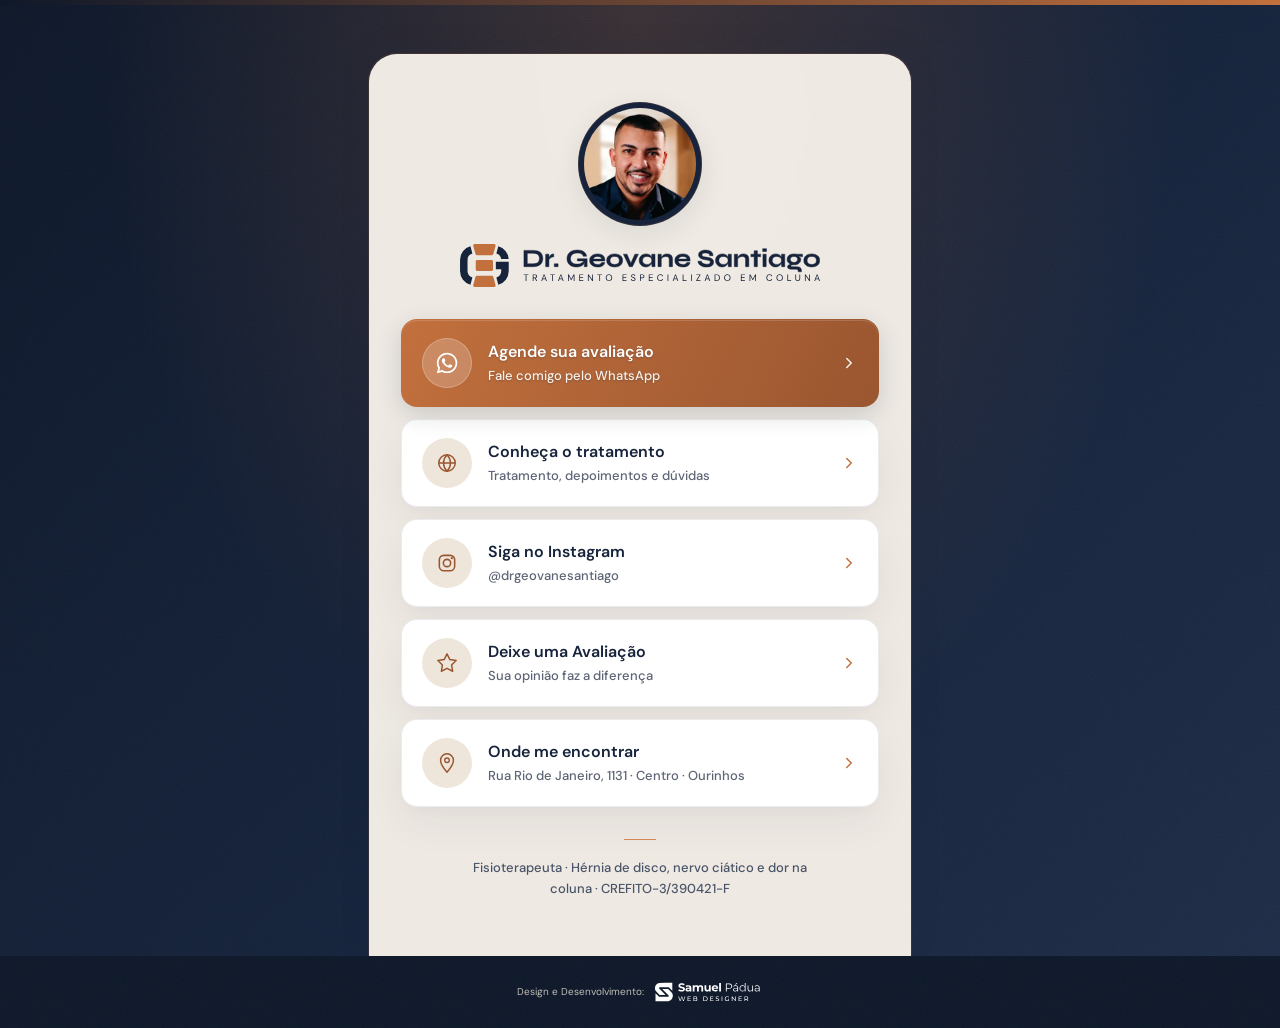
<file: links.html>
<!DOCTYPE html>
<html lang="pt-BR">
<head>
  <meta charset="UTF-8">
  <meta name="viewport" content="width=device-width, initial-scale=1.0">
  <!-- Google Tag Manager -->
  <script async src="https://www.googletagmanager.com/gtm.js?id=GTM-5KVHTBJ2"></script>
  <script>
    window.dataLayer = window.dataLayer || [];
    function gtag(){dataLayer.push(arguments);}
    gtag('js', new Date());
    dataLayer.push({'gtm.start': new Date().getTime(), event: 'gtm.js'});
  </script>
  <!-- End Google Tag Manager -->
  <title>Links — Dr. Geovane Santiago · Fisioterapeuta</title>
  <meta name="description" content="Agende sua avaliação, siga no Instagram, deixe sua avaliação no Google e veja o endereço do Dr. Geovane Santiago, fisioterapeuta com foco em coluna em Ourinhos.">
  <!-- página de "link na bio": fica fora do índice para não competir com a página principal -->
  <meta name="robots" content="noindex, follow">
  <link rel="canonical" href="https://www.clinicanogueirasantiago.com.br/links">
  <meta name="theme-color" content="#16233B">
  <meta property="og:locale" content="pt_BR">
  <meta property="og:type" content="website">
  <meta property="og:site_name" content="Dr. Geovane Santiago">
  <meta property="og:title" content="Links — Dr. Geovane Santiago · Fisioterapeuta">
  <meta property="og:description" content="Agende sua avaliação, siga no Instagram e veja o endereço do consultório em Ourinhos.">
  <meta property="og:url" content="https://www.clinicanogueirasantiago.com.br/links">
  <meta property="og:image" content="https://www.clinicanogueirasantiago.com.br/og-share-v2.jpg">
  <meta property="og:image:type" content="image/jpeg">
  <meta property="og:image:width" content="1200">
  <meta property="og:image:height" content="630">
  <meta property="og:image:alt" content="Dr. Geovane Santiago ao lado do texto: Dor na coluna e hérnia de disco em Ourinhos">
  <meta name="twitter:card" content="summary_large_image">
  <meta name="twitter:title" content="Links — Dr. Geovane Santiago · Fisioterapeuta">
  <meta name="twitter:description" content="Agende sua avaliação, siga no Instagram e veja o endereço do consultório em Ourinhos.">
  <meta name="twitter:image" content="https://www.clinicanogueirasantiago.com.br/og-share-v2.jpg">
  <meta name="twitter:image:alt" content="Dr. Geovane Santiago ao lado do texto: Dor na coluna e hérnia de disco em Ourinhos">
  <link rel="icon" href="favicon.ico" sizes="48x48">
  <link rel="icon" type="image/svg+xml" href="favicon.svg">
  <link rel="apple-touch-icon" href="apple-touch-icon.png">
  <link rel="preload" href="fonts/dm-sans.woff2" as="font" type="font/woff2" crossorigin>
  <link rel="stylesheet" href="style.css">
  <link rel="stylesheet" href="links.css">
</head>
<body class="links-page">

  <div class="top-bar"></div>

  <main class="lk-main">
    <div class="lk-grain"></div>

    <div class="lk-container">

      <!-- Header -->
      <header class="lk-header">
        <div class="lk-avatar-wrap">
          <img src="dr-links.webp" class="lk-avatar" width="300" height="300" alt="Dr. Geovane Santiago">
        </div>
        <img src="logo-claro.svg" class="lk-logo" width="1922" height="230" alt="Dr. Geovane Santiago – Tratamento especializado em coluna">
      </header>

      <!-- Link Cards -->
      <div class="lk-cards">

        <!-- Agende uma Consulta (destaque) -->
        <a href="https://wa.me/5514996093713?text=Ol%C3%A1%2C%20Dr.%20Geovane!%20Vim%20pelo%20Instagram%20e%20gostaria%20de%20agendar%20uma%20avalia%C3%A7%C3%A3o." class="lk-card lk-card--primary" target="_blank" rel="noopener">
          <span class="lk-icon">
            <svg width="22" height="22" viewBox="0 0 57 57" fill="none" xmlns="http://www.w3.org/2000/svg">
              <path fill-rule="evenodd" clip-rule="evenodd" d="M47.4216 9.51921C42.4222 4.51401 35.7735 1.75635 28.6904 1.75342C14.0949 1.75342 2.21626 13.6317 2.21039 28.2311C2.20844 32.8981 3.42761 37.4539 5.74495 41.4695L1.98828 55.1909L16.0257 51.5086C19.8936 53.6185 24.2481 54.7304 28.6796 54.7317H28.6907C43.2846 54.7317 55.1645 42.8524 55.1701 28.2523C55.173 21.1767 52.4212 14.5241 47.4216 9.51921ZM28.6904 50.2598H28.6813C24.7322 50.2581 20.8591 49.1968 17.4794 47.1919L16.6761 46.7148L8.34605 48.9L10.5695 40.7784L10.046 39.9457C7.84279 36.4415 6.67939 32.3913 6.68135 28.2328C6.68592 16.0981 16.5593 6.22568 28.6992 6.22568C34.5779 6.22763 40.1039 8.51986 44.2592 12.68C48.4144 16.8401 50.7014 22.3698 50.6994 28.2507C50.6942 40.3863 40.8215 50.2598 28.6904 50.2598ZM40.7628 33.7761C40.1013 33.4448 36.8482 31.8446 36.2416 31.6235C35.6356 31.4027 35.194 31.2928 34.7533 31.9549C34.312 32.617 33.0443 34.1075 32.6581 34.5488C32.2719 34.9904 31.8864 35.0459 31.2246 34.7145C30.5629 34.3834 28.4311 33.6845 25.9037 31.4304C23.937 29.676 22.6092 27.5094 22.223 26.8473C21.8375 26.1845 22.2198 25.861 22.5133 25.497C23.2296 24.6075 23.9468 23.6751 24.1673 23.2338C24.3881 22.7922 24.2775 22.4057 24.1118 22.0746C23.9468 21.7436 22.6236 18.4869 22.0724 17.1617C21.5348 15.8721 20.9898 16.0463 20.5834 16.026C20.1979 16.0068 19.7566 16.0029 19.3154 16.0029C18.8744 16.0029 18.1575 16.1682 17.5508 16.831C16.9445 17.4934 15.2355 19.0939 15.2355 22.3505C15.2355 25.6072 17.6063 28.7533 17.937 29.1949C18.2677 29.6365 22.6027 36.3195 29.2396 39.1851C30.8182 39.8674 32.0505 40.2741 33.0116 40.5791C34.5968 41.0827 36.0387 41.0116 37.1789 40.8413C38.4503 40.6512 41.0932 39.2406 41.645 37.6952C42.1962 36.1496 42.1962 34.825 42.0305 34.5488C41.8655 34.2729 41.4242 34.1075 40.7628 33.7761Z" fill="white"/>
            </svg>
          </span>
          <div class="lk-card-text">
            <span class="lk-card-title">Agende sua avaliação</span>
            <span class="lk-card-desc">Fale comigo pelo WhatsApp</span>
          </div>
          <span class="lk-arrow">
            <svg width="18" height="18" viewBox="0 0 24 24" fill="none">
              <path d="M9 18l6-6-6-6" stroke="white" stroke-width="2" stroke-linecap="round" stroke-linejoin="round"/>
            </svg>
          </span>
        </a>

        <!-- Site -->
        <a href="https://www.clinicanogueirasantiago.com.br/" class="lk-card" target="_blank" rel="noopener">
          <span class="lk-icon">
            <svg width="22" height="22" viewBox="0 0 24 24" fill="none" xmlns="http://www.w3.org/2000/svg">
              <circle cx="12" cy="12" r="9" stroke="white" stroke-width="1.6"/>
              <path d="M3 12h18M12 3c2.5 2.6 3.8 5.6 3.8 9s-1.3 6.4-3.8 9c-2.5-2.6-3.8-5.6-3.8-9S9.5 5.6 12 3z" stroke="white" stroke-width="1.6" stroke-linejoin="round"/>
            </svg>
          </span>
          <div class="lk-card-text">
            <span class="lk-card-title">Conheça o tratamento</span>
            <span class="lk-card-desc">Tratamento, depoimentos e dúvidas</span>
          </div>
          <span class="lk-arrow">
            <svg width="18" height="18" viewBox="0 0 24 24" fill="none">
              <path d="M9 18l6-6-6-6" stroke="white" stroke-width="2" stroke-linecap="round" stroke-linejoin="round"/>
            </svg>
          </span>
        </a>

        <!-- Instagram -->
        <a href="https://www.instagram.com/drgeovanesantiago/" class="lk-card" target="_blank" rel="noopener">
          <span class="lk-icon">
            <svg width="22" height="22" viewBox="0 0 28 28" fill="none" xmlns="http://www.w3.org/2000/svg">
              <rect x="4.25" y="4.25" width="19.5" height="19.5" rx="5.75" stroke="white" stroke-width="2"/>
              <circle cx="14" cy="14" r="4.65" stroke="white" stroke-width="2"/>
              <circle cx="20.2" cy="7.8" r="1.4" fill="white"/>
            </svg>
          </span>
          <div class="lk-card-text">
            <span class="lk-card-title">Siga no Instagram</span>
            <span class="lk-card-desc">@drgeovanesantiago</span>
          </div>
          <span class="lk-arrow">
            <svg width="18" height="18" viewBox="0 0 24 24" fill="none">
              <path d="M9 18l6-6-6-6" stroke="white" stroke-width="2" stroke-linecap="round" stroke-linejoin="round"/>
            </svg>
          </span>
        </a>

        <!-- Deixe uma Avaliação (Perfil da Empresa no Google) -->
        <a href="https://www.google.com/maps?cid=9509975315867920704" class="lk-card" target="_blank" rel="noopener">
          <span class="lk-icon">
            <svg width="22" height="22" viewBox="0 0 24 24" fill="none" xmlns="http://www.w3.org/2000/svg">
              <path d="M12 2l3.09 6.26L22 9.27l-5 4.87 1.18 6.88L12 17.77l-6.18 3.25L7 14.14 2 9.27l6.91-1.01L12 2z" stroke="white" stroke-width="1.6" stroke-linejoin="round"/>
            </svg>
          </span>
          <div class="lk-card-text">
            <span class="lk-card-title">Deixe uma Avaliação</span>
            <span class="lk-card-desc">Sua opinião faz a diferença</span>
          </div>
          <span class="lk-arrow">
            <svg width="18" height="18" viewBox="0 0 24 24" fill="none">
              <path d="M9 18l6-6-6-6" stroke="white" stroke-width="2" stroke-linecap="round" stroke-linejoin="round"/>
            </svg>
          </span>
        </a>

        <!-- Onde me encontrar -->
        <a href="https://www.google.com/maps/dir/?api=1&destination=-22.9866079,-49.8703435" class="lk-card" target="_blank" rel="noopener">
          <span class="lk-icon">
            <svg width="22" height="22" viewBox="0 0 24 24" fill="none" xmlns="http://www.w3.org/2000/svg">
              <path d="M12 2C8.13 2 5 5.13 5 9c0 5.25 7 13 7 13s7-7.75 7-13c0-3.87-3.13-7-7-7z" stroke="white" stroke-width="1.6" stroke-linejoin="round"/>
              <circle cx="12" cy="9" r="2.5" stroke="white" stroke-width="1.5"/>
            </svg>
          </span>
          <div class="lk-card-text">
            <span class="lk-card-title">Onde me encontrar</span>
            <span class="lk-card-desc">Rua Rio de Janeiro, 1131 · Centro · Ourinhos</span>
          </div>
          <span class="lk-arrow">
            <svg width="18" height="18" viewBox="0 0 24 24" fill="none">
              <path d="M9 18l6-6-6-6" stroke="white" stroke-width="2" stroke-linecap="round" stroke-linejoin="round"/>
            </svg>
          </span>
        </a>

      </div>

      <p class="lk-bio">Fisioterapeuta · Hérnia de disco, nervo ciático e dor na coluna · CREFITO-3/390421-F</p>

    </div>
  </main>

  <!-- Footer -->
  <footer class="site-footer">
    <div class="site-footer-grain"></div>
    <div class="site-footer-inner">
      <a href="https://samuelpadua.com.br/" class="site-footer-credit" target="_blank" rel="noopener" aria-label="Design e Desenvolvimento por Samuel Pádua Web Designer">
        <span class="site-footer-credit-text">Design e Desenvolvimento:</span>
        <img src="logo-samuel.svg" alt="Samuel Pádua Web Designer" class="site-footer-credit-logo" width="114" height="23">
      </a>
    </div>
  </footer>

</body>
</html>
</file>
<file: style.css>
/* ===== FONTES (self-host, variáveis) ===== */
@font-face {
  font-family: 'DM Sans';
  src: url('fonts/dm-sans.woff2') format('woff2');
  font-weight: 100 1000;
  font-style: normal;
  font-display: swap;
}

/* ===== RESET & BASE ===== */
*, *::before, *::after { box-sizing: border-box; margin: 0; padding: 0; }

:root {
  --dark:       #16233B;
  --primary:    #16233B;
  --teal:       #EEE6DA;
  --white:      #FFFFFF;
  --paper:      #F7F2EB;
  --muted:      #5D6474;
  --border:     rgba(22, 35, 59, 0.12);
  --ease-out:   cubic-bezier(0.22, 1, 0.36, 1);
  --shadow-soft: 0 4px 12px rgba(22, 35, 59, 0.025), 0 16px 40px rgba(22, 35, 59, 0.055);
  --gray-bg:    #F7F2EB;
  --font-display: 'DM Sans', system-ui, sans-serif;
  --grad-start: #2B3E63;
  --grad-end:   #16233B;
  --gradient:   linear-gradient(110deg, var(--grad-start), var(--grad-end));

  /* Marca Dr. Geovane Santiago */
  --marinho:    #16233B;
  --marinho-2:  #1F2D47;
  --marinho-3:  #0F1829;
  --cobre:      #C2703D;
  --cobre-claro:#D4895A;
  --cobre-texto:#9A5630;   /* cobre para texto pequeno sobre fundo claro (contraste AA) */
  --areia:      #EEE6DA;
  --cinza:      #7E8796;
  --texto:      #4A5468;
  --grad-profundidade: linear-gradient(135deg, #0F1829 0%, #16233B 55%, #1F2D47 100%);
  --grad-brasa: linear-gradient(225deg, #C2703D 0%, #6D3F22 22%, #16233B 62%);
  --grad-areia: linear-gradient(135deg, #F7F2EB 0%, #E5DACB 100%);
}

html { scroll-behavior: smooth; overflow-x: hidden; }

html {
  scrollbar-color: #C2703D rgba(22, 35, 59, 0.12);
  scrollbar-width: thin;
}

body {
  font-family: 'DM Sans', system-ui, sans-serif;
  color: var(--dark);
  background: var(--white);
  overflow-x: hidden;
  -webkit-font-smoothing: antialiased;
}

::selection { background: #EBCDB8; color: var(--dark); }

:where(a, button, [tabindex]):focus-visible {
  outline: 3px solid #9A5630;
  outline-offset: 5px;
}

:where(h1, h2, h3) { text-wrap: balance; }

.skip-link {
  position: fixed;
  top: 12px;
  left: 12px;
  z-index: 1100;
  padding: 12px 20px;
  border-radius: 8px;
  background: var(--white);
  color: var(--dark);
  width: 1px;
  height: 1px;
  overflow: hidden;
  clip-path: inset(50%);
}

.skip-link:focus { width: auto; height: auto; clip-path: none; }

body::-webkit-scrollbar {
  width: 12px;
}

body::-webkit-scrollbar-track {
  background: rgba(22, 35, 59, 0.08);
}

body::-webkit-scrollbar-thumb {
  background: linear-gradient(180deg, #D4895A 0%, #C2703D 100%);
  background-origin: border-box;
  border-radius: 999px;
  border: 2px solid rgba(255, 255, 255, 0.75);
}

body::-webkit-scrollbar-thumb:hover {
  background: linear-gradient(180deg, #D99566 0%, #C2703D 100%);
  background-origin: border-box;
}

/* ===== TIPOGRAFIA DE TÍTULOS ===== */
.hero-left h1,
.intro-left h2,
.treatment-title,
.card h3,
.problems-headline,
.condition-title,
.reviews-title,
.profile-title,
.faq-title,
.contact-title {
  font-family: var(--font-display);
}

/* ===== SCROLL REVEAL ===== */
.reveal-item[data-reveal] {
  --reveal-x: 0px;
  --reveal-y: 22px;
  --reveal-scale: 1;
  opacity: 0;
  translate: var(--reveal-x) var(--reveal-y);
  scale: var(--reveal-scale);
  transition:
    opacity 0.7s var(--ease-out) var(--reveal-delay, 0ms),
    translate 0.7s var(--ease-out) var(--reveal-delay, 0ms),
    scale 0.7s var(--ease-out) var(--reveal-delay, 0ms),
    transform 0.3s var(--ease-out),
    box-shadow 0.3s ease,
    border-color 0.3s ease;
}

.reveal-item[data-reveal="left"] {
  --reveal-x: -24px;
  --reveal-y: 0px;
}

.reveal-item[data-reveal="right"] {
  --reveal-x: 24px;
  --reveal-y: 0px;
}

.reveal-item[data-reveal="up"] {
  --reveal-y: 24px;
}

.reveal-item[data-reveal="zoom"] {
  --reveal-y: 18px;
  --reveal-scale: 0.985;
}

.reveal-item[data-reveal].is-visible {
  opacity: 1;
  translate: 0 0;
  scale: 1;
}

/* ===== TOP BAR ===== */
.top-bar {
  height: 6px;
  background: linear-gradient(to right, #EEE6DA 0%, #C2703D 100%);
  width: 100%;
}

/* ===== HERO SECTION ===== */
.hero {
  position: relative;
  height: 850px;
  display: flex;
  align-items: stretch;
  overflow: hidden;
}

.hero-bg {
  position: absolute;
  inset: 0;
  background:
    radial-gradient(ellipse 55% 70% at 72% 62%, rgba(194, 112, 61, 0.22), transparent 70%),
    var(--grad-profundidade);
  z-index: 0;
  overflow: hidden;
}

/* Símbolo da marca como marca-d'água atrás da foto */
.hero-right::before {
  content: '';
  position: absolute;
  left: 50%;
  top: 46%;
  width: 720px;
  aspect-ratio: 260 / 230;
  translate: -42% -50%;
  background: url('simbolo-contorno.svg') center/contain no-repeat;
  opacity: 0.06;
  pointer-events: none;
}

.hero-inner {
  position: relative;
  z-index: 1;
  width: 100%;
  max-width: 1280px;
  margin: 0 auto;
  padding: 0 60px;
  display: flex;
  flex-direction: column;
}

/* ===== HEADER / LOGO ===== */
.hero-header {
  padding: 60px 0 0;
  flex: 0 0 auto;
}

.logo {
  height: 74px;
  width: auto;
  display: block;
}

/* ===== HERO CONTENT ===== */
.hero-content {
  display: flex;
  align-items: stretch;
  gap: 40px;
  flex: 1;
}

/* ===== LEFT COLUMN ===== */
.hero-left {
  flex: 0 0 431px;
  display: flex;
  flex-direction: column;
  justify-content: center;
  padding-bottom: 44px;
}

.hero-left h1 {
  font-size: 54px;
  font-weight: 500;
  line-height: 1.1;
  letter-spacing: -0.02em;
  color: var(--dark);
  margin-bottom: 21px;
}

.gradient-text {
  background: var(--gradient);
  -webkit-background-clip: text;
  -webkit-text-fill-color: transparent;
  background-clip: text;
  display: inline;
  font-weight: 800;
}

.subtext {
  font-size: 15px;
  font-weight: 500;
  line-height: 1.75;
  color: var(--dark);
  max-width: 387px;
  margin-bottom: 28px;
}

.btn-cta {
  display: inline-flex;
  align-items: center;
  justify-content: center;
  gap: 16px;
  background: linear-gradient(115deg, #C2703D, #9A5630);
  /* degradê a partir da borda: no padrão (padding-box) ele se repete na faixa da borda e cria um fio escuro */
  background-origin: border-box;
  border: 1px solid rgba(22, 35, 59, 0.1);
  box-shadow: 0 6px 18px rgba(154, 86, 48, 0.16), inset 0 1px rgba(255, 255, 255, 0.15);
  overflow: hidden;
  position: relative;
  color: var(--white);
  text-shadow: 0 1px 2px rgba(22, 35, 59, 0.28);
  font-family: 'DM Sans', system-ui, sans-serif;
  font-size: 14px;
  font-weight: 700;
  line-height: 1.28;
  letter-spacing: 0.09em;
  text-transform: uppercase;
  text-decoration: none;
  min-height: 58px;
  height: auto;
  padding: 18px 30px;
  border-radius: 12px;
  align-self: flex-start;
  transition: transform 0.3s var(--ease-out), box-shadow 0.3s ease;
  margin-bottom: 20px;
}

.btn-cta::before {
  content: '';
  order: 1;
  flex: 0 0 16px;
  width: 16px;
  height: 16px;
  background: url("data:image/svg+xml,%3Csvg xmlns='http://www.w3.org/2000/svg' width='16' height='16' viewBox='0 0 24 24' fill='none' stroke='white' stroke-width='1.7' stroke-linecap='round' stroke-linejoin='round'%3E%3Cpath d='M5 12h14M13 6l6 6-6 6'/%3E%3C/svg%3E") center/contain no-repeat;
  transition: transform 0.3s var(--ease-out);
}

.btn-cta::after {
  content: '';
  position: absolute;
  top: -50%;
  left: 0;
  width: 45%;
  height: 200%;
  background: linear-gradient(
    to right,
    transparent,
    rgba(255, 255, 255, 0.22),
    transparent
  );
  transform: translateX(-160%) skewX(-18deg);
  pointer-events: none;
}

@media (hover: hover) and (pointer: fine) {
  .btn-cta:hover {
    transform: translateY(-3px);
    box-shadow: 0 12px 28px rgba(154, 86, 48, 0.22), inset 0 1px rgba(255, 255, 255, 0.15);
  }

  .btn-cta:hover::before { transform: translateX(3px); }
  .btn-cta:hover::after { animation: btn-shine 0.85s var(--ease-out); }
}

.btn-cta:active { transform: translateY(0); }

.crefito {
  font-size: 12px;
  font-weight: 700;
  letter-spacing: 0.1em;
  color: var(--dark);
  text-transform: uppercase;
  opacity: 0.7;
}

/* CTA do hero 12% menor que o padrão (somente desktop) */
@media (min-width: 821px) {
  .hero .btn-cta {
    min-height: 60px;
    padding: 18px 30px;
    font-size: 14px;
    border-radius: 12px;
    margin-bottom: 18px;
  }
}

/* ===== RIGHT COLUMN ===== */
.hero-right {
  flex: 1;
  align-self: stretch;
  position: relative;
  display: flex;
  align-items: flex-end;
  justify-content: center;
}

.doctor-img {
  position: absolute;
  bottom: 0;
  left: 50%;
  transform: translateX(-40%);
  z-index: 2;
  height: 820px;
  width: auto;
  display: block;
  object-fit: contain;
  object-position: bottom;
}

/* ===== STAMP ANIMADO ===== */
.stamp-wrapper {
  position: absolute;
  top: -36px;
  right: -60px;
  width: 162px;
  height: 162px;
  z-index: 3;
  transform: translate(10%, -10%) scale(0.9);
}

.stamp-txt {
  position: absolute;
  inset: 0;
  width: 162px;
  height: 162px;
  animation: spin-stamp 48s linear infinite;
  transform-origin: center center;
}

.stamp-iso {
  position: absolute;
  top: 50%;
  left: 50%;
  transform: translate(-50%, -50%);
  width: 83px;
  height: 83px;
}

@keyframes btn-shine {
  from { transform: translateX(-160%) skewX(-18deg); }
  to { transform: translateX(380%) skewX(-18deg); }
}

@keyframes entrance {
  from { opacity: 0; translate: 0 16px; }
  to { opacity: 1; translate: 0 0; }
}

.hero-header { animation: entrance 0.75s var(--ease-out) both; }
.hero-left > * { animation: entrance 0.8s var(--ease-out) backwards; }
.hero-left h1 { animation-delay: 0.08s; }
.hero-left .subtext { animation-delay: 0.16s; }
.hero-left .btn-cta { animation-delay: 0.24s; }
.hero-left .crefito { animation-delay: 0.3s; }
.hero-right { animation: entrance 1s var(--ease-out) 0.12s backwards; }

@keyframes spin-stamp {
  from { transform: rotate(0deg); }
  to   { transform: rotate(360deg); }
}

/* ===== INTRO BLOCK ===== */
.intro-block {
  position: relative;
  min-height: 200px;
  padding: 40px 0;
  display: flex;
  align-items: center;
  background: linear-gradient(to right, #1F2D47 0%, #16233B 50%, #0F1829 100%);
  overflow: hidden;
}

/* Grain visível sobre o gradient */
.intro-block::after {
  content: '';
  position: absolute;
  inset: 0;
  background-image: url("data:image/svg+xml,%3Csvg xmlns='http://www.w3.org/2000/svg' width='220' height='220'%3E%3Cfilter id='g'%3E%3CfeTurbulence type='fractalNoise' baseFrequency='0.85' numOctaves='3' stitchTiles='stitch'/%3E%3CfeColorMatrix type='saturate' values='0'/%3E%3C/filter%3E%3Crect width='220' height='220' filter='url(%23g)'/%3E%3C/svg%3E");
  background-repeat: repeat;
  background-size: 220px 220px;
  mix-blend-mode: overlay;
  opacity: 0.18;
  pointer-events: none;
  z-index: 2;
}

.intro-inner {
  position: relative;
  z-index: 3;
  width: 100%;
  max-width: 1280px;
  margin: 0 auto;
  padding: 0 60px;
  display: flex;
  align-items: center;
  gap: 60px;
}

.intro-left {
  flex: 0 0 280px;
}

.intro-left h2 {
  font-size: 39px;
  font-weight: 500;
  line-height: 1.12;
  letter-spacing: -0.01em;
  color: var(--white);
}

.intro-left h2 strong {
  font-weight: 800;
  display: block;
  color: #D4895A;
}

.intro-right {
  flex: 1;
}

.intro-right p {
  font-size: 17px;
  font-weight: 400;
  line-height: 1.7;
  color: var(--white);
}

.intro-right p strong {
  font-weight: 700;
}

.intro-right .intro-lead {
  margin-bottom: 10px;
  font-size: 21px;
  font-weight: 600;
  line-height: 1.4;
  color: #D4895A;
}

/* Responsivo intro */
@media (max-width: 820px) {
  .intro-block { height: auto; padding: 44px 0; }

  .intro-inner {
    flex-direction: column;
    gap: 28px;
    padding: 0 32px;
  }

  .intro-left { flex: none; width: 100%; }

  .intro-left h2 { font-size: 32px; }

  .intro-right p { font-size: 16px; }
}

@media (max-width: 480px) {
  .intro-block { height: auto; padding: 40px 0; }

  .intro-inner { padding: 0 24px; gap: 20px; }

  .intro-left h2 { font-size: 28px; }

  .intro-right p { font-size: 15px; }
}

/* ===== TREATMENT BLOCK ===== */
.treatment-block {
  background: var(--paper);
  padding: 100px 0 90px;
}

.treatment-inner {
  max-width: 1280px;
  margin: 0 auto;
  padding: 0 60px;
  display: flex;
  flex-direction: column;
  align-items: center;
  gap: 60px;
}

/* Header */
.treatment-header {
  text-align: center;
  max-width: 760px;
}

.tagline {
  display: block;
  font-size: 15px;
  font-weight: 600;
  letter-spacing: 0.15em;
  text-transform: uppercase;
  color: #9A5630;
  margin-bottom: 12px;
}

.treatment-title {
  font-size: 48px;
  font-weight: 700;
  line-height: 1.1;
  letter-spacing: -0.01em;
  background: var(--gradient);
  -webkit-background-clip: text;
  -webkit-text-fill-color: transparent;
  background-clip: text;
  margin-bottom: 20px;
}

.treatment-desc {
  font-size: 16px;
  font-weight: 500;
  line-height: 1.7;
  color: #4A5468;
}

/* Cards grid */
.cards-grid {
  display: grid;
  grid-template-columns: repeat(3, 1fr);
  gap: 24px;
  width: 100%;
}

.card {
  background: var(--white);
  border-radius: 20px;
  padding: 36px;
  box-shadow: var(--shadow-soft);
  border: 1px solid var(--border);
  position: relative;
  transition: border-color 0.3s ease, box-shadow 0.3s ease, transform 0.3s ease;
  display: flex;
  flex-direction: column;
  gap: 20px;
}

.cards-grid { counter-reset: treatment-step; }

.card::before {
  counter-increment: treatment-step;
  content: counter(treatment-step, decimal-leading-zero);
  position: absolute;
  top: 30px;
  right: 30px;
  font-family: var(--font-display);
  font-size: 32px;
  line-height: 1;
  color: #E3BFA3;
}

@media (hover: hover) and (pointer: fine) {
  .card:hover {
    border-color: #D4895A;
    box-shadow: 0 16px 40px rgba(22, 35, 59, 0.09);
    transform: translateY(-5px);
  }
}

.card-icon svg {
  display: block;
}

.card h3 {
  font-size: 25px;
  font-weight: 700;
  line-height: 1.2;
  color: var(--primary);
}

.card p {
  font-size: 15px;
  font-weight: 400;
  line-height: 1.7;
  color: #4A5468;
}

/* Footer */
.treatment-footer {
  display: flex;
  flex-direction: column;
  align-items: center;
  gap: 32px;
  text-align: center;
}

.treatment-footer > p {
  font-size: 16px;
  font-weight: 600;
  line-height: 1.65;
  color: var(--dark);
}

.btn-cta--center {
  align-self: center;
}

/* Responsivo treatment */
@media (max-width: 900px) {
  .cards-grid { grid-template-columns: 1fr; gap: 20px; }
  .treatment-title { font-size: 36px; }
  .treatment-block { padding: 72px 0; }
  .treatment-inner { padding: 0 32px; gap: 44px; }
}

@media (max-width: 480px) {
  .treatment-title { font-size: 30px; }
  .treatment-block { padding: 56px 0; }
  .treatment-inner { padding: 0 24px; gap: 36px; }
  .card { padding: 28px; }
}

/* ===== PROBLEMS BLOCK ===== */
.problems-block {
  position: relative;
  height: 195px;
  background: linear-gradient(to right, #1F2D47 0%, #16233B 50%, #0F1829 100%);
  overflow: visible;
  clip-path: inset(-400px 0 0 0); /* permite sangrar acima, clipa abaixo */
  z-index: 2;
}

/* Grain confinado ao bloco */
.problems-grain {
  position: absolute;
  inset: 0;
  background-image: url("data:image/svg+xml,%3Csvg xmlns='http://www.w3.org/2000/svg' width='200' height='200'%3E%3Cfilter id='n'%3E%3CfeTurbulence type='fractalNoise' baseFrequency='0.8' numOctaves='4' stitchTiles='stitch'/%3E%3C/filter%3E%3Crect width='200' height='200' filter='url(%23n)'/%3E%3C/svg%3E");
  background-repeat: repeat;
  background-size: 200px 200px;
  mix-blend-mode: soft-light;
  opacity: 0.25;
  pointer-events: none;
  z-index: 0;
}

.problems-inner {
  position: relative;
  z-index: 1;
  max-width: 1280px;
  margin: 0 auto;
  padding: 0 80px 0 0;
  height: 100%;
  display: flex;
  align-items: center;
  gap: 52px;
}

/* Coluna da imagem */
.problems-img-col {
  flex: 0 0 auto;
  position: relative;
  height: 100%;
  display: flex;
  align-items: flex-end;
}

.problems-img {
  display: block;
  height: 240px;
  width: auto;
  filter: drop-shadow(0 0 30px rgba(194, 112, 61, 0.2));
}

/* Headline */
.problems-headline {
  flex: 0 0 auto;
  font-size: 27px;
  font-weight: 600;
  line-height: 1.12;
  color: var(--white);
  letter-spacing: 0;
  white-space: nowrap; /* 3 linhas fixas pelos <br> no desktop */
}

/* Body text */
.problems-body {
  flex: 1;
  font-size: 18px;
  font-weight: 400;
  line-height: 1.5;
  color: var(--white);
}

.problems-body strong {
  font-weight: 700;
}

/* Responsivo problems */
@media (max-width: 900px) {
  .problems-block { height: auto; padding: 48px 0; overflow: hidden; }
  .problems-inner { flex-direction: column; align-items: flex-start; gap: 24px; padding: 0 32px; height: auto; }
  .problems-img-col { display: none; }
  .problems-headline { flex: none; font-size: 28px; line-height: 1.15; white-space: normal; }
  .problems-body { font-size: 16px; }
}

@media (max-width: 480px) {
  .problems-block { padding: 40px 0; }
  .problems-inner { padding: 0 24px; gap: 16px; }
  .problems-headline { font-size: 18px; }
  .problems-body { font-size: 15px; }
}

/* ===== RESPONSIVO ===== */

/* Laptop menor / tablet landscape */
@media (max-width: 1100px) {
  .hero-inner { padding: 0 40px; }

  .hero-left {
    flex: 0 0 370px;
  }

  .hero-left h1 {
    font-size: 46px;
  }

  .subtext {
    font-size: 14px;
    max-width: 334px;
  }

  .doctor-img {
    height: 700px;
  }

  .stamp-wrapper { width: 124px; height: 124px; top: -68px; right: -16px; }
  .stamp-txt    { width: 124px; height: 124px; }
  .stamp-iso    { width: 63px;  height: 63px; }
}

/* Tablet portrait */
@media (max-width: 820px) {
  .hero {
    height: auto;
    min-height: 100svh;
  }

  .hero-inner { padding: 0 32px; }

  .hero-content {
    flex-direction: column;
    align-items: flex-start;
    gap: 0;
    padding-bottom: 0;
  }

  .hero-left {
    flex: none;
    width: 100%;
    max-width: 560px;
    padding-bottom: 40px;
    justify-content: flex-start;
    padding-top: 32px;
  }

  .hero-left h1 { font-size: 46px; }

  .subtext { font-size: 15px; max-width: 100%; }

  /* Foto flui no documento em proporção natural — sem cortes */
  .hero-right {
    width: 100%;
    height: auto;
    align-self: auto;
    justify-content: center;
    overflow: visible;
    margin-top: 16px;
  }

  .doctor-img {
    position: relative;
    top: auto;
    left: auto;
    transform: none;
    width: 85%;
    height: auto;
    max-width: 380px;
    margin: 0 auto;
    display: block;
  }

  .stamp-wrapper { top: 40px; right: 16px; width: 110px; height: 110px; }
  .stamp-txt    { width: 110px; height: 110px; }
  .stamp-iso    { width: 56px; height: 56px; }
}

/* Mobile */
@media (max-width: 480px) {
  .hero-inner { padding: 0 24px; }

  .logo { height: 60px; }

  .hero-left {
    padding-top: 24px;
    padding-bottom: 36px;
  }

  .hero-left h1 { font-size: 36px; }

  .subtext { font-size: 14px; }

  .btn-cta {
    height: 60px;
    padding: 0 24px;
    font-size: 13px;
    letter-spacing: 0.12em;
    align-self: stretch;
    justify-content: center;
    text-align: center;
  }

  /* Foto flui no documento em proporção natural — sem cortes */
  .hero-right {
    height: auto;
    overflow: visible;
    margin-top: 12px;
  }

  .doctor-img {
    position: relative;
    top: auto;
    bottom: auto;
    width: 85%;
    height: auto;
    max-width: 340px;
    transform: none;
    margin: 0 auto;
    display: block;
  }

  .stamp-wrapper { width: 86px; height: 86px; top: 30px; bottom: auto; right: 12px; }
  .stamp-txt    { width: 86px; height: 86px; }
  .stamp-iso    { width: 43px; height: 43px; }

  .whatsapp-float { bottom: 20px; right: 20px; width: 60px; height: 60px; }
}

/* ===== WHATSAPP FLUTUANTE ===== */
@keyframes wpp-pulse {
  0% { transform: scale(1); opacity: 0.35; }
  80%, 100% { transform: scale(1.5); opacity: 0; }
}

.whatsapp-float {
  position: fixed;
  bottom: max(24px, env(safe-area-inset-bottom));
  right: max(24px, env(safe-area-inset-right));
  width: 60px;
  height: 60px;
  background: linear-gradient(135deg, #C2703D, #9A5630);
  background-origin: border-box;
  border-radius: 50%;
  display: flex;
  align-items: center;
  justify-content: center;
  z-index: 1000;
  text-decoration: none;
  box-shadow: 0 6px 24px rgba(22, 35, 59, 0.22);
  border: 1px solid rgba(255, 255, 255, 0.25);
  transition: transform 0.3s var(--ease-out), box-shadow 0.3s ease;
}

.whatsapp-float::before {
  content: '';
  position: absolute;
  inset: -1px;
  border: 1px solid #C2703D;
  border-radius: inherit;
  opacity: 0;
  animation: wpp-pulse 3s ease-out 2s 2;
  pointer-events: none;
}

.whatsapp-float:hover {
  transform: scale(1.05);
  animation: none;
  box-shadow: 0 6px 28px rgba(154, 86, 48, 0.5);
}

.whatsapp-float:hover .wpp-badge,
.whatsapp-float:focus-visible .wpp-badge {
  opacity: 1;
  transform: translateY(-50%) translateX(0) scale(1);
  pointer-events: auto;
}

.whatsapp-float svg {
  width: 30px;
  height: 30px;
  position: relative;
  z-index: 1;
}

/* Badge balão de chat */
.wpp-badge {
  position: absolute;
  right: calc(100% + 14px);
  top: 50%;
  transform: translateY(-50%) translateX(10px) scale(0.92);
  white-space: nowrap;
  background: #ffffff;
  color: #9A5630;
  font-family: 'DM Sans', system-ui, sans-serif;
  font-size: 13px;
  font-weight: 700;
  letter-spacing: 0.02em;
  padding: 10px 18px;
  border-radius: 50px;
  box-shadow: 0 4px 20px rgba(22, 35, 59, 0.18), 0 1px 4px rgba(0,0,0,0.08);
  opacity: 0;
  pointer-events: none;
  transition: opacity 0.22s ease, transform 0.22s ease;
}

/* Setinha apontando para o botão */
.wpp-badge::after {
  content: '';
  position: absolute;
  top: 50%;
  right: -7px;
  transform: translateY(-50%);
  border-width: 6px 0 6px 8px;
  border-style: solid;
  border-color: transparent transparent transparent #ffffff;
  filter: drop-shadow(2px 0 2px rgba(22, 35, 59,0.08));
}

/* ===== REVIEWS BLOCK ===== */
.reviews-block {
  position: relative;
  background: linear-gradient(135deg, #1F2D47 0%, #16233B 50%, #0F1829 100%);
  padding: 80px 0 72px;
  display: flex;
  flex-direction: column;
  overflow: hidden;
}

.reviews-grain {
  position: absolute;
  inset: 0;
  background-image: url("data:image/svg+xml,%3Csvg xmlns='http://www.w3.org/2000/svg' width='200' height='200'%3E%3Cfilter id='n'%3E%3CfeTurbulence type='fractalNoise' baseFrequency='0.8' numOctaves='4' stitchTiles='stitch'/%3E%3C/filter%3E%3Crect width='200' height='200' filter='url(%23n)'/%3E%3C/svg%3E");
  mix-blend-mode: soft-light;
  opacity: 0.25;
  pointer-events: none;
  z-index: 1;
}

.reviews-inner {
  position: relative;
  z-index: 2;
  max-width: 1240px;
  margin: 0 auto;
  width: 100%;
  padding: 0 48px;
  display: flex;
  flex-direction: column;
  gap: 52px;
}

.reviews-header {
  text-align: center;
}

.reviews-tagline {
  display: block;
  font-size: 14px;
  font-weight: 600;
  letter-spacing: 0.3em;
  text-transform: uppercase;
  color: #EEE6DA;
  margin-bottom: 14px;
}

.reviews-title {
  font-size: 40px;
  font-weight: 400;
  color: var(--white);
  line-height: 1.15;
}

.reviews-title strong {
  font-weight: 700;
}

/* Carousel */
.reviews-carousel {
  position: relative;
  width: 100%;
  overflow: visible;
}

.carousel-viewport {
  overflow: hidden;
  width: 100%;
  border-radius: 16px;
  touch-action: pan-y;
}

.reviews-carousel:focus-visible { outline-color: #D4895A; }

.reviews-track {
  display: flex;
  gap: 24px;
}

/* Review card */
.review-card {
  background: var(--white);
  border-radius: 16px;
  box-shadow: 0 12px 30px rgba(10, 16, 28, 0.18);
  padding: 28px 24px;
  display: flex;
  flex-direction: column;
  gap: 14px;
  flex-shrink: 0;
}

.rc-header {
  display: flex;
  align-items: center;
  gap: 12px;
}

.rc-avatar {
  width: 48px;
  height: 48px;
  border-radius: 50%;
  background: linear-gradient(135deg, #C2703D, #9A5630);
  display: flex;
  align-items: center;
  justify-content: center;
  font-size: 14px;
  font-weight: 700;
  color: var(--white);
  flex-shrink: 0;
  overflow: hidden;
}

.rc-avatar img {
  width: 100%;
  height: 100%;
  object-fit: cover;
}

.rc-name {
  font-size: 15px;
  font-weight: 700;
  color: var(--dark);
  display: block;
}

.rc-count {
  font-size: 12px;
  color: var(--muted);
  display: block;
  margin-top: 2px;
}

.rc-stars {
  display: flex;
  align-items: center;
  gap: 8px;
}

.rc-stars-icons {
  color: #FBBC04;
  font-size: 17px;
  letter-spacing: 2px;
  line-height: 1;
}

.rc-badge {
  width: 18px;
  height: 18px;
  border-radius: 50%;
  background: #4285F4;
  display: flex;
  align-items: center;
  justify-content: center;
  flex-shrink: 0;
}

.rc-text {
  font-size: 15px;
  font-weight: 500;
  color: #4A5468;
  line-height: 1.65;
}

/* Carousel buttons */
.carousel-btn {
  position: absolute;
  top: 50%;
  transform: translateY(-50%);
  background: none;
  border: none;
  cursor: pointer;
  padding: 0;
  display: flex;
  align-items: center;
  justify-content: center;
  transition: opacity 0.2s;
  z-index: 2;
  width: 48px;
  height: 48px;
}

.carousel-btn--prev {
  left: -72px;
}

.carousel-btn--next {
  right: -72px;
}

.carousel-btn:hover circle {
  stroke: rgba(255, 255, 255, 0.8);
}

@media (min-width: 821px) {
  .reviews-carousel { padding-inline: 56px; }
  .reviews-carousel .carousel-btn--prev { left: 0; }
  .reviews-carousel .carousel-btn--next { right: 0; }
}

.reviews-pagination {
  display: flex;
  justify-content: center;
  align-items: center;
  gap: 2px;
  margin-top: -16px;
}

.reviews-dot {
  width: 32px;
  height: 36px;
  border-radius: 8px;
  border: none;
  padding: 0;
  cursor: pointer;
  background: transparent;
  display: grid;
  place-items: center;
}

.reviews-dot::before {
  content: '';
  width: 7px;
  height: 7px;
  border-radius: 99px;
  background: rgba(255, 255, 255, 0.4);
  transition: width 0.3s var(--ease-out), background-color 0.3s ease;
}

.reviews-dot:hover::before { background: rgba(255, 255, 255, 0.75); }

.reviews-dot.is-active::before {
  background: var(--white);
  width: 22px;
}

.reviews-dot:focus-visible,
.carousel-btn:focus-visible { outline-color: #D4895A; }

/* Footer */
.reviews-footer {
  display: flex;
  flex-direction: column;
  gap: 0;
}

.reviews-divider {
  height: 1px;
  background: rgba(255, 255, 255, 0.2);
  margin-bottom: 32px;
}

.reviews-cta-row {
  display: flex;
  align-items: center;
  justify-content: space-between;
}

.reviews-cta-text {
  font-size: 20px;
  font-weight: 700;
  color: var(--white);
  line-height: 1.4;
}

.reviews-footer .btn-cta {
  box-shadow: 0 0 0 3px rgba(255, 255, 255, 0.1);
}

/* ===== RESPONSIVE: REVIEWS ===== */
@media (max-width: 820px) {
  .reviews-block { min-height: unset; padding: 64px 0 56px; }
  .reviews-inner { padding: 0 20px; gap: 36px; }
  .reviews-carousel { padding: 0; }
  .carousel-btn--prev { left: 0; }
  .carousel-btn--next { right: 0; }
  .reviews-pagination { margin-top: -8px; }
  .reviews-title { font-size: 30px; }
  .reviews-cta-row { flex-direction: column; align-items: flex-start; gap: 24px; }
  .reviews-cta-text { font-size: 18px; }
}

@media (max-width: 480px) {
  .reviews-title { font-size: 26px; }
  .reviews-carousel { padding: 0; }
  .reviews-pagination { gap: 2px; }
  .carousel-btn { display: none; }
  .rc-text { text-align: left; }
  .carousel-btn svg { width: 36px; height: 36px; }
}

/* ===== CONDITION BLOCK (HÉRNIA, etc.) ===== */
.condition-block {
  background: var(--white);
  padding: 96px 0;
}

.condition-inner {
  max-width: 1200px;
  margin: 0 auto;
  padding: 0 48px;
  display: grid;
  grid-template-columns: minmax(0, 0.9fr) minmax(0, 1.1fr);
  gap: clamp(36px, 5vw, 72px);
  align-items: center;
}

.condition-block--gray {
  background: var(--grad-areia);
}

.condition-media {
  position: relative;
  border-radius: 20px;
  overflow: hidden;
  line-height: 0;
  isolation: isolate;
  box-shadow: var(--shadow-soft);
  background: var(--gray-bg);
}

.condition-media video,
.condition-media .condition-img {
  width: 100%;
  height: auto;
  display: block;
  border-radius: 20px;
}

.condition-media .condition-img {
  aspect-ratio: 5 / 4;
  object-fit: cover;
}

.condition-media--portrait {
  max-width: 460px;
  width: 100%;
  justify-self: center;
}

.condition-media--portrait .condition-img {
  aspect-ratio: 4 / 5;
  object-position: center 60%;
}

.condition-tag {
  display: block;
  font-size: 12px;
  font-weight: 600;
  letter-spacing: 0.24em;
  text-transform: uppercase;
  color: #9A5630;
  margin-bottom: -12px;
}

.condition-media--video video {
  filter: sepia(0.3) saturate(0.85) contrast(0.93) brightness(0.98);
}

.condition-media--video::after {
  content: '';
  position: absolute;
  inset: 0;
  border-radius: 20px;
  pointer-events: none;
  opacity: 0.34;
  mix-blend-mode: soft-light;
  background-image:
    url("data:image/svg+xml,%3Csvg xmlns='http://www.w3.org/2000/svg' width='160' height='160' viewBox='0 0 160 160'%3E%3Cfilter id='n'%3E%3CfeTurbulence type='fractalNoise' baseFrequency='1.35' numOctaves='3' stitchTiles='stitch'/%3E%3C/filter%3E%3Crect width='160' height='160' filter='url(%23n)' opacity='1'/%3E%3C/svg%3E");
  background-size: 160px 160px;
}

.condition-text {
  display: flex;
  flex-direction: column;
  align-items: flex-start;
  gap: 24px;
}

.condition-text .btn-cta {
  align-self: flex-start;
  font-size: 13px;
  height: 58px;
  padding: 0 26px;
  margin-bottom: 0;
}

.condition-title {
  font-size: 38px;
  font-weight: 400;
  line-height: 1.16;
  letter-spacing: -0.01em;
  background: var(--gradient);
  -webkit-background-clip: text;
  -webkit-text-fill-color: transparent;
  background-clip: text;
}

.condition-title strong {
  font-weight: 800;
}

.condition-body {
  font-size: 15px;
  font-weight: 400;
  line-height: 1.7;
  color: #4A5468;
}

/* ===== RESPONSIVE: CONDITION BLOCK ===== */
@media (max-width: 820px) {
  .condition-inner {
    grid-template-columns: 1fr;
    gap: 36px;
    padding: 0 28px;
  }

  .condition-block {
    padding: 64px 0;
  }

  .condition-title {
    font-size: 30px;
  }
}

@media (max-width: 480px) {
  .condition-title {
    font-size: 26px;
  }

  .condition-body {
    font-size: 15px;
  }
}

/* ===== PROFILE BLOCK ===== */
.profile-block {
  background: var(--white);
  padding: 104px 0 112px;
}

.profile-inner {
  max-width: 1200px;
  margin: 0 auto;
  padding: 0 48px;
  display: grid;
  grid-template-columns: minmax(340px, 500px) minmax(0, 1fr);
  gap: 64px;
  align-items: center;
}

.profile-media {
  width: 100%;
}

.profile-image {
  width: 100%;
  display: block;
  border-radius: 18px;
  object-fit: cover;
  box-shadow: 0 24px 60px rgba(22, 35, 59, 0.08);
}

.profile-content {
  max-width: 620px;
  display: flex;
  flex-direction: column;
  align-items: flex-start;
}

.profile-title {
  font-size: 45px;
  font-weight: 700;
  line-height: 1.06;
  letter-spacing: -0.015em;
  margin-bottom: 14px;
  background: var(--gradient);
  -webkit-background-clip: text;
  -webkit-text-fill-color: transparent;
  background-clip: text;
}

.profile-meta {
  font-size: 16px;
  font-weight: 600;
  line-height: 1.35;
  letter-spacing: 0.07em;
  color: #9A5630;
  margin-bottom: 28px;
}

.profile-body {
  display: flex;
  flex-direction: column;
  gap: 20px;
}

.profile-body p {
  margin: 0;
  font-size: 15px;
  font-weight: 400;
  line-height: 1.75;
  color: #4A5468;
}

.profile-body strong {
  font-weight: 700;
  color: #16233B;
}

.profile-socials {
  display: flex;
  align-items: center;
  gap: 12px;
  margin-top: 30px;
}

.profile-social-btn {
  width: 64px;
  height: 64px;
  border-radius: 50%;
  background: linear-gradient(135deg, #C2703D 0%, #9A5630 100%);
  display: inline-flex;
  align-items: center;
  justify-content: center;
  text-decoration: none;
  box-shadow: 0 16px 34px rgba(194, 112, 61, 0.18);
  transition: transform 0.22s ease, box-shadow 0.22s ease;
}

.profile-social-btn:hover {
  transform: translateY(-2px);
  box-shadow: 0 20px 40px rgba(194, 112, 61, 0.24);
}

.profile-social-icon {
  width: 24px;
  height: 24px;
  object-fit: contain;
}

/* ===== RESPONSIVE: PROFILE BLOCK ===== */
@media (max-width: 980px) {
  .profile-block {
    padding: 80px 0 88px;
  }

  .profile-inner {
    grid-template-columns: 1fr;
    gap: 40px;
    padding: 0 28px;
  }

  .profile-media {
    max-width: 420px;
    margin: 0 auto;
  }

  .profile-content {
    max-width: 100%;
  }

  .profile-title {
    font-size: 38px;
  }
}

@media (max-width: 480px) {
  .profile-block {
    padding: 64px 0 72px;
  }

  .profile-inner {
    padding: 0 24px;
    gap: 28px;
  }

  .profile-title {
    font-size: 32px;
    margin-bottom: 12px;
  }

  .profile-meta {
    font-size: 14px;
    margin-bottom: 22px;
  }

  .profile-body {
    gap: 18px;
  }

  .profile-socials {
    gap: 12px;
    margin-top: 24px;
  }

  .profile-social-btn {
    width: 58px;
    height: 58px;
  }

  .profile-social-btn svg,
  .profile-social-icon {
    width: 22px;
    height: 22px;
  }
}

/* ===== FAQ BLOCK ===== */
.faq-block {
  position: relative;
  background: var(--grad-areia);
  padding: 104px 0 96px;
}

.faq-inner {
  max-width: 1200px;
  margin: 0 auto;
  padding: 0 48px;
  display: flex;
  flex-direction: column;
  align-items: center;
}

.faq-header {
  text-align: center;
  max-width: 760px;
  margin-bottom: 42px;
}

.faq-tagline {
  display: block;
  font-size: 14px;
  font-weight: 600;
  letter-spacing: 0.3em;
  text-transform: uppercase;
  color: #9A5630;
  margin-bottom: 18px;
}

.faq-title {
  font-size: 44px;
  font-weight: 700;
  line-height: 1.08;
  letter-spacing: -0.015em;
  margin-bottom: 14px;
  background: var(--gradient);
  -webkit-background-clip: text;
  -webkit-text-fill-color: transparent;
  background-clip: text;
}

.faq-subtitle {
  margin: 0;
  font-size: 15px;
  font-weight: 400;
  line-height: 1.55;
  color: #4A5468;
}

.faq-list {
  width: 100%;
  max-width: 760px;
  display: flex;
  flex-direction: column;
  gap: 12px;
}

.faq-item {
  background: rgba(255, 255, 255, 0.94);
  border: 1px solid rgba(194, 112, 61, 0.18);
  border-radius: 14px;
  box-shadow: 0 12px 32px rgba(22, 35, 59, 0.05);
  overflow: hidden;
  transition: border-color 0.22s ease, box-shadow 0.22s ease;
}

.faq-item.is-open {
  border-color: rgba(194, 112, 61, 0.45);
  box-shadow: 0 14px 36px rgba(194, 112, 61, 0.08);
}

.faq-question {
  width: 100%;
  border: none;
  background: transparent;
  display: flex;
  align-items: center;
  justify-content: space-between;
  gap: 20px;
  text-align: left;
  padding: 22px 22px 20px;
  cursor: pointer;
  font-family: inherit;
  font-size: 16px;
  font-weight: 600;
  line-height: 1.35;
  color: #16233B;
}

.faq-icon {
  color: #C2703D;
  flex-shrink: 0;
  display: inline-flex;
  align-items: center;
  justify-content: center;
  width: 30px;
  height: 30px;
  border-radius: 50%;
  background: var(--paper);
  transition: transform 0.35s var(--ease-out), background-color 0.25s ease;
}

.faq-item.is-open .faq-icon {
  transform: rotate(180deg);
  background: #F3E3D6;
}

.faq-item:not(.is-open) .faq-icon {
  transform: rotate(0deg);
}

.faq-answer {
  display: grid;
  grid-template-rows: 0fr;
  opacity: 0;
  visibility: hidden;
  transition: grid-template-rows 0.35s var(--ease-out), opacity 0.25s ease, visibility 0.35s;
}

.faq-item.is-open .faq-answer {
  grid-template-rows: 1fr;
  opacity: 1;
  visibility: visible;
}

.faq-answer-inner { min-height: 0; overflow: hidden; }

.faq-question:focus-visible { outline-offset: -5px; border-radius: 12px; }

.faq-answer p {
  margin: 0;
  padding: 0 22px 24px;
  font-size: 15px;
  font-weight: 400;
  line-height: 1.75;
  color: #4A5468;
}

.faq-footer {
  width: 100%;
  max-width: 760px;
  margin-top: 42px;
}

.faq-divider {
  height: 1px;
  background: rgba(22, 35, 59, 0.12);
  margin-bottom: 30px;
}

.faq-cta-row {
  display: flex;
  align-items: center;
  justify-content: space-between;
  gap: 32px;
}

.faq-cta-text {
  margin: 0;
  font-size: 18px;
  font-weight: 400;
  line-height: 1.35;
  color: #4A5468;
  max-width: 360px;
  flex: 0 1 360px;
}

.faq-cta-text strong {
  font-weight: 700;
  color: #16233B;
}

.faq-footer .btn-cta {
  min-width: 300px;
  margin-bottom: 0;
  white-space: nowrap;
  text-align: center;
  flex-shrink: 0;
}

/* ===== RESPONSIVE: FAQ BLOCK ===== */
@media (max-width: 900px) {
  .faq-block {
    padding: 80px 0 76px;
  }

  .faq-inner {
    padding: 0 28px;
  }

  .faq-title {
    font-size: 36px;
  }

  .faq-question {
    font-size: 17px;
  }

  .faq-cta-row {
    flex-direction: column;
    align-items: flex-start;
  }

  .faq-cta-text {
    max-width: 100%;
    flex-basis: auto;
  }

  .faq-footer .btn-cta {
    min-width: 0;
    white-space: normal;
  }
}

@media (max-width: 480px) {
  .faq-block {
    padding: 64px 0 64px;
  }

  .faq-inner {
    padding: 0 24px;
  }

  .faq-header {
    margin-bottom: 30px;
  }

  .faq-title {
    font-size: 30px;
  }

  .faq-subtitle {
    font-size: 14px;
  }

  .faq-list {
    gap: 16px;
  }

  .faq-question {
    font-size: 16px;
    padding: 18px 18px 16px;
  }

  .faq-answer p {
    padding: 0 18px 20px;
    font-size: 14px;
  }

  .faq-footer {
    margin-top: 32px;
  }

  .faq-divider {
    margin-bottom: 24px;
  }

  .faq-cta-text {
    font-size: 16px;
  }
}

/* ===== CONTACT BLOCK ===== */
.contact-block {
  background: var(--white);
}

.contact-inner {
  max-width: 100%;
  min-height: 760px;
  display: grid;
  grid-template-columns: minmax(0, 52%) minmax(0, 48%);
  align-items: stretch;
}

.contact-panel {
  padding: 78px 64px 70px max(48px, calc((100vw - 1160px) / 2));
  display: flex;
  flex-direction: column;
  justify-content: flex-start;
}

.contact-header {
  width: 100%;
  max-width: 524px;
  margin-bottom: 44px;
}

.contact-tagline {
  display: block;
  font-size: 14px;
  font-weight: 500;
  letter-spacing: 0.16em;
  text-transform: uppercase;
  color: #9A5630;
  margin-bottom: 10px;
}

.contact-title {
  font-size: 52px;
  font-weight: 700;
  line-height: 1.02;
  letter-spacing: -0.02em;
  background: var(--gradient);
  -webkit-background-clip: text;
  -webkit-text-fill-color: transparent;
  background-clip: text;
}

.contact-cards {
  width: 100%;
  max-width: 524px;
  display: flex;
  flex-direction: column;
  gap: 22px;
}

.contact-card {
  background: var(--white);
  border-radius: 16px;
  padding: 20px 18px;
  display: flex;
  align-items: center;
  gap: 18px;
  min-height: 78px;
  text-decoration: none;
  color: #16233B;
  box-shadow: var(--shadow-soft);
  transition: transform 0.22s ease, box-shadow 0.22s ease, border-color 0.22s ease;
  border: 1px solid var(--border);
}

.contact-card:hover {
  transform: translateY(-2px);
  box-shadow: 0 12px 28px rgba(22, 35, 59, 0.09);
  border-color: rgba(194, 112, 61, 0.4);
}

.contact-card-icon {
  width: 40px;
  height: 40px;
  border-radius: 50%;
  display: inline-flex;
  align-items: center;
  justify-content: center;
  color: #C2703D;
  flex-shrink: 0;
  flex: 0 0 40px;
}

.contact-card-icon-img {
  width: 28px;
  height: 28px;
  object-fit: contain;
  filter: brightness(0) saturate(100%) invert(55%) sepia(45%) saturate(560%) hue-rotate(0deg) brightness(90%) contrast(90%);
}

.contact-card-text {
  font-size: 16px;
  font-weight: 700;
  line-height: 1.45;
  color: #16233B;
  max-width: 420px;
  overflow-wrap: anywhere;
}

.contact-brand {
  width: 100%;
  max-width: 524px;
  margin-top: auto;
  padding-top: 72px;
}

.contact-logo {
  width: min(230px, 100%);
  display: block;
}

.contact-map-wrap {
  position: relative;
  min-height: 760px;
  background: #EEE6DA;
  overflow: hidden;
}

.contact-map {
  width: 100%;
  height: 100%;
  border: 0;
  display: block;
  filter: saturate(0.88) contrast(0.94) brightness(1.02);
}

@media (min-width: 1921px) {
  .contact-panel {
    padding-left: clamp(48px, 8vw, 140px);
    padding-right: clamp(56px, 6vw, 120px);
    align-items: flex-end;
  }

  .contact-header,
  .contact-cards,
  .contact-brand {
    max-width: 560px;
  }
}

/* ===== RESPONSIVE: CONTACT BLOCK ===== */
@media (max-width: 1180px) {
  .contact-inner {
    grid-template-columns: 1fr;
    min-height: unset;
  }

  .contact-panel {
    padding: 76px 40px 56px;
  }

  .contact-cards {
    max-width: 680px;
  }

  .contact-card-text {
    max-width: none;
  }

  .contact-brand {
    margin-top: 0;
    padding-top: 48px;
  }

  .contact-logo {
    width: min(210px, 100%);
  }

  .contact-map-wrap {
    min-height: 420px;
  }
}

@media (max-width: 680px) {
  .contact-panel {
    padding: 64px 24px 48px;
  }

  .contact-header {
    margin-bottom: 32px;
  }

  .contact-title {
    font-size: 40px;
  }

  .contact-cards {
    gap: 16px;
  }

  .contact-card {
    padding: 18px 16px;
    min-height: 72px;
    gap: 14px;
  }

  .contact-card-icon {
    width: 34px;
    height: 34px;
  }

  .contact-card-icon-img {
    width: 24px;
    height: 24px;
  }

  .contact-card-text {
    font-size: 15px;
  }

  .contact-brand {
    padding-top: 40px;
  }

  .contact-map-wrap {
    min-height: 340px;
  }
}

/* ===== FOOTER ===== */
.site-footer {
  position: relative;
  min-height: 72px;
  background: linear-gradient(135deg, #1F2D47 0%, #16233B 45%, #0F1829 100%);
  overflow: hidden;
}

.site-footer-grain {
  position: absolute;
  inset: 0;
  background-image: url("data:image/svg+xml,%3Csvg xmlns='http://www.w3.org/2000/svg' width='200' height='200'%3E%3Cfilter id='n'%3E%3CfeTurbulence type='fractalNoise' baseFrequency='0.8' numOctaves='4' stitchTiles='stitch'/%3E%3C/filter%3E%3Crect width='200' height='200' filter='url(%23n)'/%3E%3C/svg%3E");
  mix-blend-mode: soft-light;
  opacity: 0.42;
  pointer-events: none;
}

.site-footer-inner {
  position: relative;
  z-index: 1;
  max-width: 860px;
  min-height: 72px;
  margin: 0 auto;
  padding: 0 32px;
  display: flex;
  align-items: center;
  justify-content: space-between;
  gap: 24px;
}

.site-footer-copy {
  margin: 0;
  font-size: 14px;
  font-weight: 400;
  line-height: 1.3;
  color: rgba(255, 255, 255, 0.95);
}

.site-footer-credit {
  display: inline-flex;
  align-items: center;
  gap: 10px;
  text-decoration: none;
  color: inherit;
}

.site-footer-credit-text {
  font-size: 10px;
  font-weight: 400;
  line-height: 1.4;
  color: rgba(255, 255, 255, 0.95);
  white-space: nowrap;
}

.site-footer-credit-logo {
  height: 22px;
  width: auto;
  display: block;
}

@media (max-width: 760px) {
  .site-footer {
    min-height: unset;
  }

  .site-footer-inner {
    min-height: unset;
    padding: 14px 20px;
    flex-direction: column;
    justify-content: center;
    gap: 10px;
    text-align: center;
  }

  .site-footer-copy {
    font-size: 13px;
  }
}

/* ===== GLOBAL RESPONSIVE REFINEMENTS ===== */
@media (max-width: 820px) {
  .hero-header {
    display: flex;
    justify-content: center;
    padding-top: 28px;
  }

  .hero-content {
    align-items: center;
  }

  .hero-left {
    align-items: center;
    text-align: center;
    margin: 0 auto;
  }

  .subtext,
  .crefito {
    text-align: center;
    margin-left: auto;
    margin-right: auto;
  }

  .hero .btn-cta,
  .condition-text .btn-cta,
  .reviews-footer .btn-cta,
  .faq-footer .btn-cta {
    align-self: center;
    height: 64px;
    padding: 0 32px;
    font-size: 14px;
    letter-spacing: 0.15em;
  }

  .intro-inner,
  .problems-inner {
    align-items: center;
    text-align: center;
  }

  .intro-left,
  .intro-right,
  .problems-headline,
  .problems-body {
    text-align: center;
  }

  .intro-right p,
  .problems-body {
    max-width: 60ch;
  }

  .card {
    align-items: flex-start;
    text-align: left;
  }

  .condition-text {
    align-items: center;
    text-align: center;
  }

  .condition-body {
    max-width: 62ch;
    line-height: 1.65;
  }

  .reviews-cta-row,
  .faq-cta-row {
    align-items: center;
    text-align: center;
  }

  .reviews-block .carousel-btn {
    display: none !important;
  }

  .review-card {
    text-align: left;
    align-items: flex-start;
  }

  .rc-header,
  .rc-stars {
    justify-content: flex-start;
  }

  .rc-info,
  .rc-text {
    text-align: left;
  }

  .reviews-cta-text,
  .faq-cta-text {
    max-width: 30ch;
    text-align: center;
  }

  .profile-content {
    align-items: center;
  }

  .profile-title,
  .profile-meta {
    text-align: center;
  }

  .profile-body {
    width: 100%;
    align-items: center;
  }

  .profile-body p {
    text-align: center;
    max-width: 62ch;
  }

  .profile-socials {
    justify-content: center;
  }

  .faq-question {
    font-size: 16px;
  }

  .contact-panel {
    align-items: center;
    text-align: center;
  }

  .contact-header,
  .contact-cards,
  .contact-brand {
    width: 100%;
    max-width: 680px;
  }

  .contact-logo {
    margin: 0 auto;
  }

  .contact-card {
    text-align: left;
  }

  .contact-card-text {
    text-align: left;
  }
}

@media (max-width: 480px) {
  .logo {
    height: 55px;
  }

  .hero-left {
    padding-top: 10px;
    padding-bottom: 28px;
  }

  .hero-left h1 {
    font-size: 38px;
    line-height: 1.1;
    letter-spacing: -0.025em;
  }

  .subtext {
    max-width: 31ch;
    font-size: 14px;
    line-height: 1.65;
  }

  .btn-cta {
    height: 60px;
    width: 100%;
    justify-content: center;
    font-size: 13px;
    letter-spacing: 0.12em;
    border-radius: 14px;
    padding: 0 24px;
    margin-bottom: 16px;
  }

  .condition-text .btn-cta,
  .reviews-footer .btn-cta,
  .faq-footer .btn-cta {
    height: 60px;
    font-size: 13px;
    letter-spacing: 0.12em;
    padding: 0 24px;
  }

  .crefito {
    font-size: 12px;
    line-height: 1.45;
  }

  .intro-left h2,
  .treatment-title,
  .problems-headline,
  .condition-title,
  .profile-title,
  .faq-title,
  .contact-title {
    text-align: center;
    margin-left: auto;
    margin-right: auto;
  }

  .intro-left h2 {
    font-size: 30px;
    line-height: 1.08;
  }

  .tagline,
  .reviews-tagline,
  .faq-tagline,
  .contact-tagline {
    font-size: 12px;
    letter-spacing: 0.22em;
    text-align: center;
  }

  .treatment-title {
    font-size: 32px;
    line-height: 1.08;
  }

  .treatment-desc,
  .faq-subtitle {
    max-width: 34ch;
    margin-left: auto;
    margin-right: auto;
    font-size: 14px;
    line-height: 1.65;
    text-align: center;
  }

  .card {
    padding: 24px 22px;
    gap: 16px;
  }

  .card h3 {
    font-size: 22px;
  }

  .card p {
    font-size: 15px;
    line-height: 1.65;
  }

  .problems-headline {
    font-size: 30px;
    line-height: 1.12;
  }

  .problems-body {
    font-size: 15px;
    line-height: 1.65;
  }

  .condition-title {
    font-size: 31px;
    line-height: 1.08;
  }

  .condition-body {
    font-size: 15px;
    line-height: 1.7;
  }

  .reviews-title {
    font-size: 32px;
    line-height: 1.1;
  }

  .reviews-cta-text {
    font-size: 17px;
    line-height: 1.45;
  }

  .profile-title {
    font-size: 34px;
    line-height: 1.08;
  }

  .profile-meta {
    max-width: 28ch;
    font-size: 13px;
    line-height: 1.45;
  }

  .profile-body p { max-width: none; }

  .faq-title {
    font-size: 32px;
    line-height: 1.1;
  }

  .faq-question {
    font-size: 15px;
    line-height: 1.4;
  }

  .faq-cta-text {
    font-size: 15px;
    line-height: 1.5;
  }

  .contact-title {
    font-size: 38px;
    line-height: 1.04;
  }

  .contact-card {
    min-height: 70px;
    padding: 17px 16px;
  }

  .contact-card-text {
    font-size: 15px;
    line-height: 1.45;
  }

  .site-footer-credit {
    justify-content: center;
    flex-wrap: wrap;
  }
}

/* Ajustes de leitura, toque e preferência de movimento. */
@media (max-width: 820px) {
  .hero-bg::after {
    content: '';
    position: absolute;
    inset: 0;
    background: linear-gradient(180deg, rgba(15, 24, 41, 0.5), transparent 75%);
  }

  .intro-right p,
  .condition-body,
  .profile-body p { text-align: left; }

  .hero .btn-cta,
  .condition-text .btn-cta,
  .reviews-footer .btn-cta,
  .faq-footer .btn-cta { letter-spacing: 0.08em; }

  .whatsapp-float {
    width: 54px;
    height: 54px;
    right: max(18px, env(safe-area-inset-right));
    bottom: max(18px, env(safe-area-inset-bottom));
  }

  .site-footer-inner { padding-bottom: 28px; }
}

@media (max-width: 480px) {
  .hero-left { padding-top: 24px; }
  .hero .btn-cta { height: 60px; font-size: 13px; padding-inline: 22px; }
  .condition-inner { padding-inline: 24px; }
  .treatment-footer > p br { display: none; }
  .faq-list { gap: 12px; }
}

@media (max-width: 360px) {
  .hero-left h1 { font-size: 33px; }
  .btn-cta,
  .hero .btn-cta,
  .condition-text .btn-cta,
  .reviews-footer .btn-cta,
  .faq-footer .btn-cta { font-size: 12px; padding-inline: 16px; letter-spacing: 0.05em; gap: 12px; }
  .crefito { font-size: 10px; }
}

@media (prefers-reduced-motion: reduce) {
  *, *::before, *::after {
    animation: none !important;
    transition: none !important;
    scroll-behavior: auto !important;
  }

  .reveal-item[data-reveal] { opacity: 1; translate: none; scale: none; }
}

/* ===== AJUSTES DE REVISÃO — TABLET E CELULAR ===== */

/* Faixa de problemas: altura automática entre 901 e 1100px para o texto não ser cortado */
@media (min-width: 901px) and (max-width: 1100px) {
  .problems-block { height: auto; padding: 36px 0; }
  .problems-inner { height: auto; padding-right: 40px; }
  .problems-img { height: 210px; }
}

/* Contato: conjunto centralizado no tablet, em vez de colado à esquerda */
@media (min-width: 821px) and (max-width: 1180px) {
  .contact-panel { align-items: center; }
  .contact-header,
  .contact-cards,
  .contact-brand { margin-left: auto; margin-right: auto; }
}

/* Área de toque dos pontinhos do carrossel (o ponto visual continua igual) */
.reviews-pagination { gap: 0; }
.reviews-dot { width: 44px; height: 44px; }

/* Registro profissional legível nas telas menores */
@media (max-width: 360px) {
  .crefito { font-size: 11px; }
}

/* ===== DEPOIMENTOS — CARD COMPACTO (altura fixa + texto cortado + modal) ===== */
.review-card {
  height: 430px;
  overflow: hidden;
}

.rc-rating {
  font-size: 13px;
  font-weight: 700;
  color: var(--dark);
}

.rc-text.is-clamped {
  display: -webkit-box;
  -webkit-box-orient: vertical;
  -webkit-line-clamp: var(--review-lines, 10);
  overflow: hidden;
}

.rc-read-more {
  align-self: flex-start;
  margin-top: auto;
  padding: 0;
  border: 0;
  background: transparent;
  color: #9A5630;
  font-family: 'DM Sans', system-ui, sans-serif;
  font-size: 13px;
  font-weight: 700;
  line-height: 1.25;
  text-align: left;
  text-decoration: underline;
  text-underline-offset: 4px;
  cursor: pointer;
  transition: color 0.22s ease;
}

.rc-read-more[hidden] { display: none; }

.rc-read-more:hover,
.rc-read-more:focus { color: var(--dark); }

.rc-full-text { display: none; }

/* Modal */
.review-modal {
  position: fixed;
  inset: 0;
  z-index: 10000;
  display: flex;
  align-items: center;
  justify-content: center;
  padding: 24px;
}

.review-modal[hidden] { display: none; }

.review-modal__backdrop {
  position: absolute;
  inset: 0;
  background: rgba(15, 24, 41, 0.72);
  backdrop-filter: blur(7px);
}

.review-modal__panel {
  position: relative;
  width: min(680px, 100%);
  max-height: min(760px, calc(100vh - 48px));
  overflow: auto;
  background: var(--white);
  color: var(--dark);
  border-radius: 16px;
  padding: 30px;
  box-shadow: 0 28px 90px rgba(15, 24, 41, 0.34);
  outline: 0;
}

.review-modal__close {
  position: absolute;
  top: 14px;
  right: 14px;
  width: 44px;
  height: 44px;
  padding: 0;
  border: 0;
  border-radius: 50%;
  background: #F7F2EB;
  color: var(--dark);
  font: 400 30px/1 Arial, sans-serif;
  display: flex;
  align-items: center;
  justify-content: center;
  cursor: pointer;
  transition: background-color 0.22s ease, color 0.22s ease;
}

.review-modal__close:hover,
.review-modal__close:focus { background: #EEE6DA; color: #9A5630; }

.review-modal__header {
  display: flex;
  align-items: center;
  gap: 14px;
  padding-right: 48px;
}

.review-modal__avatar {
  width: 54px;
  height: 54px;
  border-radius: 50%;
  background: linear-gradient(135deg, #C2703D, #9A5630);
  display: flex;
  align-items: center;
  justify-content: center;
  flex: 0 0 54px;
  color: var(--white);
  font-size: 15px;
  font-weight: 700;
}

.review-modal__title {
  margin: 0;
  font-family: var(--font-display);
  font-size: 24px;
  font-weight: 700;
  line-height: 1.25;
  color: var(--dark);
}

.review-modal__meta {
  margin: 4px 0 0;
  font-size: 13px;
  font-weight: 500;
  color: #7E8796;
}

.review-modal__stars {
  margin: 20px 0 18px;
  display: flex;
  align-items: center;
  gap: 10px;
  color: #FBBC04;
  font-size: 18px;
  letter-spacing: 2px;
}

.review-modal__stars strong {
  color: var(--dark);
  font-size: 13px;
  letter-spacing: 0;
}

.review-modal__body {
  font-size: 16px;
  font-weight: 400;
  line-height: 1.72;
  color: #4A5468;
}

.review-modal__body p { margin: 0 0 16px; }
.review-modal__body p:last-child { margin-bottom: 0; }

@media (max-width: 480px) {
  .review-card { height: 420px; padding: 24px 20px; }
  .review-modal { padding: 16px; }
  .review-modal__panel { padding: 24px 20px; }
  .review-modal__title { font-size: 21px; }
  .review-modal__body { font-size: 15px; }
}

/* =====================================================================
   CAMADA DR. GEOVANE SANTIAGO
   Ajustes da identidade (marinho + cobre + areia, DM Sans)
   sobre a estrutura herdada.
   ===================================================================== */

body { color: var(--texto); }

/* Família e espaçamento dos títulos (tamanhos finais no bloco "TÍTULOS EM DM SANS") */
.hero-left h1,
.intro-left h2,
.treatment-title,
.card h3,
.problems-headline,
.condition-title,
.reviews-title,
.profile-title,
.faq-title,
.contact-title,
.review-modal__title {
  font-family: var(--font-display);
  letter-spacing: -0.02em;
}

.top-bar { background: linear-gradient(to right, var(--marinho-3) 0%, var(--cobre) 100%); }

/* ---------- HERO (fundo marinho) ---------- */
.hero { height: 820px; }
.logo { height: 64px; }

.hero-left { flex-basis: 560px; }

/* Selo preso ao ombro da foto, em vez do canto da coluna */
.hero .stamp-wrapper { top: 120px; right: auto; left: calc(50% + 150px); transform: none; }

.hero-left h1 {
  font-size: 46px;
  font-weight: 700;
  line-height: 1.06;
  color: #FFFFFF;
}

.hero .gradient-text {
  background: linear-gradient(110deg, #E09A6B, var(--cobre));
  -webkit-background-clip: text;
  background-clip: text;
  font-weight: 800;
}

.hero .subtext { color: rgba(238, 230, 218, 0.86); font-weight: 400; font-size: 16px; max-width: 420px; }
.hero .crefito { color: var(--areia); opacity: 0.62; font-weight: 600; letter-spacing: 0.14em; }

.hero-kicker {
  display: inline-flex;
  align-items: center;
  gap: 10px;
  margin-bottom: 18px;
  font-size: 12px;
  font-weight: 600;
  letter-spacing: 0.22em;
  text-transform: uppercase;
  color: var(--cobre-claro);
}

.hero-kicker::before {
  content: "";
  width: 28px;
  height: 2px;
  background: currentColor;
}

.hero-proof {
  display: flex;
  align-items: center;
  gap: 12px;
  margin-bottom: 26px;
  color: var(--areia);
  font-size: 14px;
}

.hero-proof .stars { color: #FBBC04; letter-spacing: 2px; font-size: 16px; }
.hero-proof strong { color: #FFFFFF; }

.doctor-img {
  height: 760px;
  z-index: 1;
  filter: drop-shadow(0 30px 60px rgba(5, 10, 20, 0.45));
}

/* Leve vinheta na base para a foto "assentar" no fundo */
.hero-right::after {
  content: "";
  position: absolute;
  left: -20%;
  right: -20%;
  bottom: 0;
  height: 120px;
  background: linear-gradient(to top, rgba(15, 24, 41, 0.85), transparent);
  z-index: 2;
  pointer-events: none;
}

.stamp-wrapper { z-index: 3; }

/* ---------- BOTÕES ---------- */
.btn-cta {
  background: linear-gradient(115deg, #C2703D, #9A5630);
  background-origin: border-box;
  border: 1px solid rgba(255, 255, 255, 0.08);
  box-shadow: 0 8px 22px rgba(154, 86, 48, 0.28), inset 0 1px rgba(255, 255, 255, 0.18);
  text-shadow: 0 1px 2px rgba(60, 30, 12, 0.35);
  font-family: "DM Sans", system-ui, sans-serif;
  font-weight: 700;
}

/* ---------- INTRO (faixa areia) ---------- */
.intro-block { background: var(--areia); }
.intro-block::after { opacity: 0.08; mix-blend-mode: multiply; }
.intro-left { flex-basis: 360px; }
.intro-left h2 { color: var(--marinho); font-size: 34px; font-weight: 600; }
.intro-left h2 strong { color: var(--cobre-texto); }
.intro-right p { color: var(--texto); }
.intro-right p strong { color: var(--marinho); }
.intro-right .intro-lead { color: var(--marinho); font-weight: 600; }

/* ---------- TRATAMENTO ---------- */
.treatment-block { background: #FBF8F3; }
.treatment-title { font-size: 42px; }
.treatment-desc,
.card p { color: var(--texto); }
.card h3 { font-size: 22px; color: var(--marinho); }
.card::before { color: #E3BFA3; font-weight: 700; }

/* Ícone das etapas: as vértebras do símbolo */
.card-icon {
  width: 52px;
  height: 52px;
  border-radius: 14px;
  background: var(--marinho);
  display: grid;
  place-items: center;
}

.card-icon svg { width: 28px; height: 28px; }

.treatment-footer > p { color: var(--marinho); }

/* ---------- FAIXA DE PROBLEMAS (marinho) ---------- */
.problems-block { background: var(--grad-profundidade); }
.problems-img {
  height: 150px;
  margin-bottom: 22px;
  margin-left: 60px;
  filter: drop-shadow(0 12px 30px rgba(194, 112, 61, 0.28));
}
.problems-headline { font-size: 25px; }
.problems-body { color: rgba(238, 230, 218, 0.9); font-size: 17px; }
.problems-body strong { color: #FFFFFF; }

/* ---------- CONDIÇÕES ---------- */
.condition-block { background: #FFFFFF; }
.condition-block--gray { background: var(--grad-areia); }
.condition-title { font-size: 34px; font-weight: 600; }
.condition-title strong {
  font-weight: 800;
  background: linear-gradient(110deg, #C2703D, #9A5630);
  -webkit-background-clip: text;
  background-clip: text;
  -webkit-text-fill-color: transparent;
}
.condition-body { color: var(--texto); }
.condition-body strong { color: var(--marinho); }
.condition-tag { color: var(--cobre-texto); }
.condition-media { background: var(--areia); }

.condition-points {
  list-style: none;
  display: grid;
  gap: 10px;
  margin: -6px 0 2px;
}

.condition-points li {
  position: relative;
  padding-left: 26px;
  font-size: 15px;
  line-height: 1.55;
  color: var(--marinho);
  font-weight: 500;
}

.condition-points li::before {
  content: "";
  position: absolute;
  left: 0;
  top: 0.42em;
  width: 12px;
  height: 9px;
  border-radius: 2px;
  background: var(--cobre);
}

/* Bloco da flexo-distração em marinho, para destacar o diferencial */
.condition-block--dark { background: var(--grad-profundidade); }
.condition-block--dark .condition-title { background: none; -webkit-text-fill-color: #FFFFFF; color: #FFFFFF; }
.condition-block--dark .condition-title strong {
  background: linear-gradient(110deg, #E09A6B, #C2703D);
  -webkit-background-clip: text;
  background-clip: text;
  -webkit-text-fill-color: transparent;
}
.condition-block--dark .condition-body { color: rgba(238, 230, 218, 0.86); }
.condition-block--dark .condition-body strong { color: #FFFFFF; }
.condition-block--dark .condition-tag { color: var(--cobre-claro); }
.condition-block--dark .condition-points li { color: var(--areia); }
.condition-block--dark .condition-media { background: var(--marinho-2); box-shadow: 0 30px 70px rgba(5, 10, 20, 0.45); }

/* ---------- DEPOIMENTOS (marinho) ---------- */
.reviews-block { background: var(--grad-profundidade); }
.reviews-title { font-size: 36px; font-weight: 500; }
.reviews-title strong { color: var(--cobre-claro); font-weight: 800; }
.reviews-tagline { color: var(--cobre-claro); }
.rc-name { color: var(--marinho); }
.rc-text { color: var(--texto); font-weight: 400; }

.reviews-summary {
  display: inline-flex;
  align-items: center;
  gap: 12px;
  margin-top: 18px;
  padding: 10px 18px;
  border-radius: 999px;
  background: rgba(238, 230, 218, 0.08);
  border: 1px solid rgba(238, 230, 218, 0.16);
  color: var(--areia);
  font-size: 14px;
  text-decoration: none;
}

.reviews-summary .stars { color: #FBBC04; letter-spacing: 2px; }
.reviews-summary strong { color: #FFFFFF; font-size: 15px; }
.reviews-summary:hover { background: rgba(238, 230, 218, 0.14); }

.reviews-cta-text { color: #FFFFFF; }

/* ---------- PERFIL ---------- */
.profile-block { background: #FFFFFF; }
.profile-title { font-size: 40px; }
.profile-meta { color: var(--cobre-texto); font-size: 14px; letter-spacing: 0.14em; }
.profile-body p { color: var(--texto); }
.profile-body strong { color: var(--marinho); }
.profile-image {
  height: auto;
  aspect-ratio: 4 / 5;
  object-fit: cover;
  box-shadow: 0 30px 70px rgba(22, 35, 59, 0.16);
}

/* width/height no HTML evitam salto de layout; aqui a altura acompanha a largura */
.contact-logo,
.problems-img { height: auto; }
.problems-img { height: 150px; width: auto; }

.profile-media { position: relative; }
.profile-media::after {
  content: "";
  position: absolute;
  right: -26px;
  bottom: -26px;
  width: 120px;
  height: 120px;
  background: url("stamp-iso.svg") center/contain no-repeat;
  filter: drop-shadow(0 10px 24px rgba(22, 35, 59, 0.25));
}

.profile-highlights {
  list-style: none;
  display: grid;
  grid-template-columns: repeat(3, minmax(0, 1fr));
  gap: 12px;
  width: 100%;
  margin-top: 30px;
}

.profile-highlights li {
  padding: 16px 14px;
  border-radius: 14px;
  background: var(--areia);
  color: var(--marinho);
  font-size: 13px;
  line-height: 1.4;
}

.profile-highlights strong {
  display: block;
  font-family: var(--font-display);
  font-size: 22px;
  line-height: 1.1;
  color: var(--cobre-texto);
  margin-bottom: 4px;
}

.profile-social-btn { background: var(--marinho); box-shadow: 0 14px 30px rgba(22, 35, 59, 0.22); }
.profile-social-btn:hover { background: var(--cobre); box-shadow: 0 18px 36px rgba(154, 86, 48, 0.28); }

/* ---------- FAQ ---------- */
.faq-title { font-size: 40px; }
.faq-subtitle,
.faq-answer p,
.faq-cta-text { color: var(--texto); }
.faq-question { color: var(--marinho); }
.faq-icon { color: var(--cobre); background: var(--areia); }
.faq-item.is-open .faq-icon { background: #F3E3D6; }
.faq-answer p strong { color: var(--marinho); }

/* ---------- CONTATO ---------- */
.contact-title { font-size: 46px; }
.contact-card,
.contact-card-text { color: var(--marinho); }
.contact-card-icon { color: var(--cobre); }
.contact-tagline { color: var(--cobre-texto); }
.contact-hours { margin-top: 22px; font-size: 14px; line-height: 1.6; color: var(--texto); max-width: 524px; }
.contact-hours strong { color: var(--marinho); }
.contact-map-wrap { background: var(--areia); }

/* ---------- RODAPÉ ---------- */
.site-footer { background: var(--marinho-3); }
.site-footer-grain { opacity: 0.25; }
.site-footer-copy { color: rgba(238, 230, 218, 0.8); }
.site-footer-credit-text { color: rgba(238, 230, 218, 0.8); }

/* ---------- WHATSAPP FLUTUANTE ---------- */
.whatsapp-float { background: linear-gradient(135deg, #C2703D, #9A5630); box-shadow: 0 8px 26px rgba(15, 24, 41, 0.35); }
.whatsapp-float::before { border-color: var(--cobre); }
.wpp-badge { color: var(--marinho); }

/* ---------- MODAL ---------- */
.review-modal__close { background: var(--areia); color: var(--marinho); }
.review-modal__body { color: var(--texto); }

/* ---------- RESPONSIVO DA CAMADA ---------- */
@media (max-width: 1100px) {
  .hero-left { flex-basis: 430px; }
  .hero-left h1 { font-size: 38px; }
  .hero .stamp-wrapper { left: calc(50% + 110px); top: 110px; }
  .doctor-img { height: 660px; }
}

@media (max-width: 820px) {
  .hero { height: auto; min-height: 0; }
  .hero-bg::after { background: none; }
  .hero-right::before { width: min(560px, 92vw); top: 52%; translate: -50% -50%; opacity: 0.05; }
  .hero .stamp-wrapper { top: 24px; left: auto; right: 6px; }
  .hero-left h1 { font-size: 40px; }
  .hero-kicker { justify-content: center; }
  .hero-proof { justify-content: center; }
  .hero .subtext { margin-left: auto; margin-right: auto; }
  .doctor-img { height: auto; max-width: 360px; }
  .hero-right::after { height: 90px; }
  .intro-left { flex: none; }
  .intro-left h2 { font-size: 30px; }
  .treatment-title { font-size: 34px; }
  .condition-title { font-size: 29px; }
  .condition-points { justify-items: start; text-align: left; }
  .reviews-title { font-size: 30px; }
  .profile-title { font-size: 34px; }
  .profile-media::after { width: 92px; height: 92px; right: -10px; bottom: -18px; }
  .faq-title { font-size: 34px; }
}

@media (max-width: 480px) {
  .logo { height: auto; width: min(300px, 100%); }
  .hero-left h1 { font-size: 32px; letter-spacing: -0.03em; }
  .hero .subtext { font-size: 15px; }
  .hero-kicker { font-size: 11px; letter-spacing: 0.16em; }
  .hero-proof { font-size: 13px; flex-wrap: wrap; gap: 6px 10px; }
  .intro-left h2 { font-size: 26px; }
  .treatment-title,
  .faq-title { font-size: 28px; }
  .card h3 { font-size: 20px; }
  .problems-headline { font-size: 24px; }
  .condition-title { font-size: 25px; }
  .reviews-title { font-size: 26px; }
  .profile-title { font-size: 28px; }
  .profile-highlights { grid-template-columns: 1fr; }
  .contact-title { font-size: 34px; }
}

@media (max-width: 360px) {
  .hero-left h1 { font-size: 28px; }
}

.nowrap { white-space: nowrap; }

.reviews-block { border-top: 1px solid rgba(238, 230, 218, 0.08); }

/* ===== TÍTULOS EM DM SANS =====
   Títulos de seção na mesma família do texto. A parte em cobre usa o mesmo peso
   da parte em marinho, para a largura das letras não mudar dentro do título. */
.hero-left h1,
.intro-left h2,
.treatment-title,
.card h3,
.problems-headline,
.condition-title,
.reviews-title,
.profile-title,
.faq-title,
.contact-title,
.review-modal__title {
  font-weight: 700;
  letter-spacing: -0.025em;
}

.hero .gradient-text,
.intro-left h2 strong,
.condition-title strong,
.reviews-title strong { font-weight: 700; }

.hero-left h1 { font-size: 52px; line-height: 1.08; }
.intro-left h2 { font-size: 38px; }
.treatment-title { font-size: 46px; }
.condition-title { font-size: 40px; }
.reviews-title { font-size: 42px; }
.profile-title { font-size: 44px; }
.faq-title { font-size: 44px; }
.contact-title { font-size: 52px; }
.card h3 { font-size: 23px; }
.problems-headline { font-size: 28px; }
.card::before,
.profile-highlights strong { font-weight: 700; letter-spacing: -0.02em; }

@media (max-width: 1100px) {
  .hero-left h1 { font-size: 44px; }
}

@media (max-width: 820px) {
  .hero-left h1 { font-size: 42px; }
  .intro-left h2 { font-size: 32px; }
  .treatment-title, .faq-title, .reviews-title { font-size: 36px; }
  .condition-title { font-size: 33px; }
  .profile-title { font-size: 38px; }
}

@media (max-width: 480px) {
  .hero-left h1 { font-size: 35px; }
  .intro-left h2 { font-size: 29px; }
  .treatment-title, .faq-title, .reviews-title { font-size: 31px; }
  .condition-title { font-size: 29px; }
  .profile-title { font-size: 32px; }
  .contact-title { font-size: 38px; }
  .problems-headline { font-size: 26px; }
}

@media (max-width: 360px) {
  .hero-left h1 { font-size: 31px; }
}

/* =====================================================================
   HERO AMBIENTADO (referência: hero do Vitor Fantoni)
   Camadas, de trás para frente:
   1. fundo marinho em degradê radial (.hero-bg)
   2. consultório desfocado na metade direita, dissolvendo no escuro (.hero-ambient)
   3. luz cobre entrando pelo alto à direita (.hero-light)
   4. recorte do Dr. Geovane com relight + vinheta na base
   5. grão sutil por cima do fundo
   ===================================================================== */
.hero { height: 860px; }

.hero-bg {
  background: radial-gradient(44% 72% at 74% 46%, #22334F 0%, #16233B 46%, #0B1322 100%);
}

/* escurece a faixa do texto e o topo, para o título ler bem sobre a cena */
.hero-bg::before {
  content: "";
  position: absolute;
  inset: 0;
  z-index: 2;
  pointer-events: none;
  background:
    linear-gradient(180deg, rgba(11, 19, 34, 0.6) 0%, rgba(11, 19, 34, 0) 18%),
    linear-gradient(90deg, rgba(11, 19, 34, 0.75) 0%, rgba(11, 19, 34, 0.35) 34%, rgba(11, 19, 34, 0) 55%);
}

.hero-ambient {
  position: absolute;
  inset: 0 0 0 auto;
  width: 66%;
  z-index: 1;
  overflow: hidden;
  -webkit-mask-image: linear-gradient(90deg, transparent 0%, rgba(0, 0, 0, 0.55) 28%, #000 58%), linear-gradient(180deg, transparent 0%, #000 20%, #000 82%, transparent 100%);
  -webkit-mask-composite: source-in;
  mask-image: linear-gradient(90deg, transparent 0%, rgba(0, 0, 0, 0.55) 28%, #000 58%), linear-gradient(180deg, transparent 0%, #000 20%, #000 82%, transparent 100%);
  mask-composite: intersect;
}

.hero-ambient img {
  width: 100%;
  height: 100%;
  object-fit: cover;
  object-position: 46% 50%;
  opacity: 0.74;
  filter: blur(2px) saturate(0.95);
  transform: scale(1.04);
}

.hero-light {
  position: absolute;
  inset: 0;
  z-index: 3;
  pointer-events: none;
  mix-blend-mode: screen;
}

.hero-light::before {
  content: "";
  position: absolute;
  right: -4%;
  top: -16%;
  width: 60%;
  height: 92%;
  background: radial-gradient(closest-side, rgba(212, 137, 90, 0.26), rgba(212, 137, 90, 0.08) 55%, rgba(212, 137, 90, 0) 100%);
  filter: blur(30px);
}

.hero-light::after {
  content: "";
  position: absolute;
  right: 8%;
  top: -10%;
  width: 32%;
  height: 120%;
  transform: rotate(22deg);
  transform-origin: top right;
  background: linear-gradient(180deg, rgba(232, 176, 130, 0.14) 0%, rgba(232, 176, 130, 0.04) 45%, rgba(232, 176, 130, 0) 80%);
  filter: blur(40px);
}

/* grão sobre o fundo (mesmo ruído usado nas outras faixas escuras) */
.hero-bg::after {
  content: "";
  position: absolute;
  inset: 0;
  z-index: 4;
  pointer-events: none;
  background-image: url("data:image/svg+xml,%3Csvg xmlns='http://www.w3.org/2000/svg' width='200' height='200'%3E%3Cfilter id='n'%3E%3CfeTurbulence type='fractalNoise' baseFrequency='0.8' numOctaves='4' stitchTiles='stitch'/%3E%3C/filter%3E%3Crect width='200' height='200' filter='url(%23n)'/%3E%3C/svg%3E");
  background-size: 200px 200px;
  mix-blend-mode: soft-light;
  opacity: 0.22;
}

/* sem a marca-d'água do símbolo: o ambiente já dá profundidade */
.hero-right::before { display: none; }

.doctor-img {
  height: 800px;
  transform: translateX(-34%);
  filter: drop-shadow(0 30px 60px rgba(5, 10, 20, 0.5));
}

.hero-right::after { left: -150vw; right: -50vw; height: 150px; background: linear-gradient(to top, #0B1322 0%, rgba(11, 19, 34, 0.7) 40%, transparent); }

.hero .stamp-wrapper { top: 150px; left: calc(50% + 175px); }

/* logo menor */
.logo { height: 48px; }
.hero-header { padding-top: 44px; }

/* ---------- Faixa de problemas: silhueta com a coluna em destaque ---------- */
.problems-img-col picture { display: block; }
.problems-img {
  height: 240px;
  width: auto;
  margin: 0;
  filter: drop-shadow(0 0 30px rgba(212, 137, 90, 0.25));
}

/* ---------- Perfil: sem o selo no canto ---------- */
.profile-media::after { display: none; }

/* ---------- Responsivo do hero ambientado ---------- */
@media (max-width: 1100px) {
  .doctor-img { height: 680px; }
  .hero .stamp-wrapper { left: calc(50% + 120px); top: 130px; }
}

@media (max-width: 820px) {
  .hero { height: auto; }
  .hero-bg::before {
    background: linear-gradient(180deg, rgba(11, 19, 34, 0.55) 0%, rgba(11, 19, 34, 0) 22%);
  }
  /* no celular, o consultório fica atrás da foto, na parte de baixo do hero */
  .hero-ambient {
    inset: auto 0 0 0;
    width: 100%;
    height: 560px;
    -webkit-mask-image: linear-gradient(180deg, transparent 0%, #000 35%, #000 80%, transparent 100%);
    mask-image: linear-gradient(180deg, transparent 0%, #000 35%, #000 80%, transparent 100%);
  }
  .hero-ambient img { object-position: 40% 50%; opacity: 0.55; }
  .hero-light::before { right: -20%; top: auto; bottom: 10%; width: 110%; height: 50%; }
  .hero-light::after { display: none; }
  .doctor-img { height: auto; transform: none; max-width: 380px; }
  .hero .stamp-wrapper { top: 40px; left: auto; right: 6px; }
  .logo { height: 44px; }
  .problems-img-col { display: none; }
}

@media (max-width: 480px) {
  .logo { height: auto; width: min(250px, 100%); }
  .hero-header { padding-top: 28px; }
  .doctor-img { max-width: 330px; }
}

/* ===== HERO: foto ampliada, da cintura para cima =====
   A foto passa da base do hero; o overflow do .hero corta a parte de baixo. */
.doctor-img {
  height: 1000px;
  bottom: -230px;
  transform: translateX(-36%);
}

.hero .stamp-wrapper { top: 80px; left: calc(50% + 215px); }

@media (max-width: 1100px) {
  .doctor-img { height: 860px; bottom: -200px; }
  .hero .stamp-wrapper { top: 70px; left: calc(50% + 200px); }
}

@media (max-width: 820px) {
  /* no celular a foto flui no documento; corta a parte de baixo dentro da coluna da foto */
  .hero-right { overflow: hidden; }
  .doctor-img {
    bottom: auto;
    transform: none;
    width: 100%;
    height: auto;
    max-width: 460px;
    margin-bottom: -24%;
  }
  .hero .stamp-wrapper { top: 8px; right: 4px; left: auto; }
}

@media (max-width: 480px) {
  .doctor-img { max-width: 400px; }
}

@media (max-width: 480px) {
  .hero-kicker { font-size: 10.5px; letter-spacing: 0.12em; gap: 8px; }
  .hero-kicker::before { display: none; }
}

/* ===== HERO mais baixo (760px), mesmo enquadramento da foto ===== */
.hero { height: 760px; }
.doctor-img { height: 890px; bottom: -205px; }
.hero .stamp-wrapper { top: 60px; }

@media (max-width: 1100px) {
  .doctor-img { height: 790px; bottom: -180px; }
  .hero .stamp-wrapper { top: 60px; }
}

@media (max-width: 820px) {
  .hero { height: auto; }
  .doctor-img { height: auto; bottom: auto; }
  .hero .stamp-wrapper { top: 8px; }
}

/* ===== Afasta a lâmpada do fundo da cabeça do doutor ===== */
.doctor-img { transform: translateX(-26%); }
.hero-ambient img { object-position: 78% 50%; }

@media (max-width: 820px) {
  .doctor-img { transform: none; }
  .hero-ambient img { object-position: 20% 50%; }
  /* escurece a base do hero inteiro, sem emenda ao lado da foto */
  .hero-bg::before {
    background: linear-gradient(180deg, rgba(11, 19, 34, 0.55) 0%, rgba(11, 19, 34, 0) 22%, rgba(11, 19, 34, 0) 82%, #0B1322 100%);
  }
}

/* ===== Foto do doutor um pouco mais alta ===== */
.doctor-img { bottom: -150px; }

@media (max-width: 1100px) {
  .doctor-img { bottom: -135px; }
}

@media (max-width: 820px) {
  .doctor-img { bottom: auto; }
}

/* ===== Selo do hero menor, livre da cabeça ===== */
@media (min-width: 821px) {
  .hero .stamp-wrapper { width: 140px; height: 140px; top: 34px; left: calc(50% + 232px); }
  .hero .stamp-txt { width: 140px; height: 140px; }
  .hero .stamp-iso { width: 72px; height: 72px; }
}

@media (min-width: 821px) and (max-width: 1100px) {
  .hero .stamp-wrapper { width: 120px; height: 120px; top: 40px; left: calc(50% + 190px); }
  .hero .stamp-txt { width: 120px; height: 120px; }
  .hero .stamp-iso { width: 62px; height: 62px; }
}

/* ===== HERO: ajustes finais de enquadramento ===== */
.hero { height: 820px; }

/* foto com mais zoom, mais alta e um pouco mais à esquerda */
.doctor-img { height: 1010px; bottom: -250px; transform: translateX(-36%); }

/* selo no canto superior direito da tela, fora do rosto.
   O .hero-right termina no limite do container (1280px - 60px de respiro);
   o cálculo leva o selo até ~70px da borda da janela. */
@media (min-width: 821px) {
  .hero .stamp-wrapper {
    top: -62px;
    left: auto;
    right: min(10px, calc(10px - (100vw - 1280px) / 2));
  }
}

/* grão discreto sobre o fundo */
.hero-bg::after {
  background-image: url("data:image/svg+xml,%3Csvg xmlns='http://www.w3.org/2000/svg' width='160' height='160'%3E%3Cfilter id='n'%3E%3CfeTurbulence type='fractalNoise' baseFrequency='0.95' numOctaves='3' stitchTiles='stitch'/%3E%3CfeColorMatrix type='saturate' values='0'/%3E%3C/filter%3E%3Crect width='160' height='160' filter='url(%23n)'/%3E%3C/svg%3E");
  background-size: 160px 160px;
  mix-blend-mode: overlay;
  opacity: 0.16;
}

@media (max-width: 1100px) {
  .doctor-img { height: 900px; bottom: -210px; }
}

@media (max-width: 820px) {
  .hero { height: auto; }
  .doctor-img { height: auto; bottom: auto; transform: none; }
}

/* ===== Doutor mais à esquerda, com mais zoom ===== */
.doctor-img { height: 1100px; bottom: -320px; transform: translateX(-46%); }

@media (max-width: 1100px) {
  .doctor-img { height: 960px; bottom: -260px; transform: translateX(-42%); }
}

@media (max-width: 820px) {
  .doctor-img { height: auto; bottom: auto; transform: none; }
}

/* ===== Isotipo do selo maior: ocupa o miolo do anel ===== */
.stamp-iso,
.hero .stamp-iso { width: 100%; height: 100%; }

/* grão um pouco mais presente, ainda discreto */
.hero-bg::after { opacity: 0.32; }

/* ===== Rodapé: texto de direitos reservados em uma linha só ===== */
.site-footer-inner { max-width: 1180px; }
.site-footer-copy { white-space: nowrap; }

@media (max-width: 760px) {
  .site-footer-copy { font-size: clamp(9.5px, 2.55vw, 13px); letter-spacing: -0.01em; }
}

/* ===== Faixa de introdução: título à esquerda, parágrafo à direita ===== */
.intro-block { padding: 64px 0; min-height: 0; }

.intro-inner {
  max-width: 1200px;
  padding: 0 48px;
  display: grid;
  grid-template-columns: minmax(0, 5fr) minmax(0, 7fr);
  gap: clamp(32px, 6vw, 96px);
  align-items: center;
}

.intro-left { flex: none; }

.intro-left h2 {
  font-size: clamp(32px, 3.4vw, 46px);
  line-height: 1.08;
  max-width: 11em;
}

/* "sem dor" na mesma linha do resto do título, só muda a cor */
.intro-left h2 strong { display: inline; }

.intro-right p {
  font-size: 19px;
  line-height: 1.7;
  max-width: 34em;
}

@media (max-width: 820px) {
  .intro-block { padding: 48px 0; }
  .intro-inner { grid-template-columns: 1fr; gap: 20px; padding: 0 28px; }
  .intro-left h2 { max-width: none; font-size: 32px; }
  .intro-right p { font-size: 17px; max-width: none; }
}

@media (max-width: 480px) {
  .intro-inner { padding: 0 24px; }
  .intro-left h2 { font-size: 29px; }
  .intro-right p { font-size: 16px; }
}

@media (max-width: 820px) {
  .intro-left h2,
  .intro-left { text-align: left; margin-left: 0; margin-right: 0; }
}

/* rodapé no celular: o texto escala com a largura da tela para caber em uma linha */
@media (max-width: 760px) {
  .site-footer-inner { padding-inline: 8px; }
  .site-footer-copy { font-size: clamp(8px, calc((100vw - 16px) / 38.8), 13px); letter-spacing: 0; }
}

/* ===== Grão do hero: mais contraste no ruído, ainda discreto ===== */
.hero-bg::after {
  background-image: url("data:image/svg+xml,%3Csvg xmlns='http://www.w3.org/2000/svg' width='160' height='160'%3E%3Cfilter id='n'%3E%3CfeTurbulence type='fractalNoise' baseFrequency='0.9' numOctaves='3' stitchTiles='stitch'/%3E%3CfeColorMatrix type='saturate' values='0'/%3E%3CfeComponentTransfer%3E%3CfeFuncR type='linear' slope='3' intercept='-1'/%3E%3CfeFuncG type='linear' slope='3' intercept='-1'/%3E%3CfeFuncB type='linear' slope='3' intercept='-1'/%3E%3C/feComponentTransfer%3E%3C/filter%3E%3Crect width='160' height='160' filter='url(%23n)'/%3E%3C/svg%3E");
  mix-blend-mode: overlay;
  opacity: 0.55;
}

/* ===== INTRODUÇÃO (desktop): título em 3 linhas, parágrafo em até 4 ===== */
@media (min-width: 821px) {
  .intro-block { padding: 72px 0; }

  .intro-inner {
    max-width: 1200px;
    grid-template-columns: minmax(0, 4fr) minmax(0, 8fr);
    gap: 0;
    align-items: stretch;
  }

  .intro-left {
    display: flex;
    align-items: center;
    padding-right: clamp(32px, 4vw, 64px);
  }

  .intro-left h2 {
    max-width: none;
    font-size: clamp(36px, 3.3vw, 46px);
    line-height: 1.06;
    letter-spacing: -0.03em;
  }

  .intro-left h2 span,
  .intro-left h2 strong { display: block; }

  /* filete cobre separando título e texto */
  .intro-right {
    display: flex;
    align-items: center;
    padding-left: clamp(32px, 4.5vw, 72px);
    border-left: 2px solid rgba(194, 112, 61, 0.55);
  }

  .intro-right p {
    max-width: none;
    font-size: clamp(16.5px, 1.3vw, 18.5px);
    line-height: 1.7;
    color: var(--texto);
  }
}

@media (max-width: 820px) {
  .intro-left h2 span,
  .intro-left h2 strong { display: inline; }
}

/* tablet em paisagem: colunas mais equilibradas para manter 3 + 4 linhas */
@media (min-width: 821px) and (max-width: 1000px) {
  .intro-inner { grid-template-columns: minmax(0, 5fr) minmax(0, 7fr); padding: 0 32px; }
  .intro-left { padding-right: 24px; }
  .intro-left h2 { font-size: 32px; }
  .intro-right { padding-left: 28px; }
  .intro-right p { font-size: 15.5px; line-height: 1.65; }
}

/* até 900px a introdução empilha (título em cima, texto embaixo) */
@media (min-width: 821px) and (max-width: 900px) {
  .intro-inner { grid-template-columns: 1fr; gap: 20px; padding: 0 40px; }
  .intro-left { padding-right: 0; }
  .intro-left h2 { font-size: 34px; }
  .intro-left h2 span, .intro-left h2 strong { display: inline; }
  .intro-right { padding-left: 0; border-left: 0; }
  .intro-right p { font-size: 17px; }
}

/* ===== Coluna estilizada no fundo do hero (vértebras do símbolo, traço cobre) ===== */
.hero-spine {
  position: absolute;
  z-index: 2;
  top: -4%;
  bottom: -4%;
  right: 5%;
  width: 280px;
  background: url("coluna-fundo.svg") center / auto 100% no-repeat;
  opacity: 0.5;
  pointer-events: none;
}

@media (max-width: 1100px) {
  .hero-spine { right: 0; opacity: 0.4; }
}

@media (max-width: 820px) {
  .hero-spine { right: -6%; top: auto; bottom: 0; height: 640px; opacity: 0.35; }
}

/* grão mais suave */
.hero-bg::after { opacity: 0.3; }

/* coluna no espaço livre entre o texto e o doutor */
.hero-spine {
  left: 49%;
  right: auto;
  width: 300px;
  transform: translateX(-50%);
  opacity: 0.55;
}

@media (max-width: 1100px) {
  .hero-spine { left: 50%; right: auto; width: 260px; opacity: 0.45; }
}

@media (max-width: 820px) {
  .hero-spine { left: 50%; right: auto; bottom: 0; top: auto; height: 640px; width: 280px; opacity: 0.4; }
}

/* ===== Logo do hero menor ===== */
.logo { height: 38px; }
.hero-header { padding-top: 40px; }

@media (max-width: 820px) {
  .logo { height: auto; width: min(230px, 70%); }
}

@media (max-width: 480px) {
  .logo { height: auto; width: min(200px, 62%); }
}

/* ===== Coluna realista no fundo do hero =====
   Imagem com fundo preto, misturada em "screen": o preto some e só a coluna fica,
   com opacidade baixa e bordas dissolvidas. */
.hero-spine {
  background: url("coluna-real.webp") center / auto 100% no-repeat;
  mix-blend-mode: screen;
  opacity: 0.4;
  width: 420px;
  top: -2%;
  bottom: -2%;
  -webkit-mask-image: linear-gradient(180deg, transparent 0%, #000 14%, #000 84%, transparent 100%);
  mask-image: linear-gradient(180deg, transparent 0%, #000 14%, #000 84%, transparent 100%);
}

@media (max-width: 1100px) {
  .hero-spine { width: 360px; opacity: 0.36; }
}

@media (max-width: 820px) {
  .hero-spine { width: 340px; height: 640px; opacity: 0.32; }
}

/* sem a linha de avaliações no hero: o botão assume o espaço */
.hero .subtext { margin-bottom: 30px; }

@media (max-width: 820px) {
  .hero-spine { height: 470px; width: 300px; opacity: 0.28; }
}

/* ===== Coluna do fundo: maior e mais suave ===== */
.hero-spine {
  width: 560px;
  top: -10%;
  bottom: -10%;
  opacity: 0.28;
}

@media (max-width: 1100px) {
  .hero-spine { width: 480px; opacity: 0.26; }
}

@media (max-width: 820px) {
  .hero-spine { width: 400px; height: 560px; top: auto; bottom: 0; opacity: 0.2; }
}

/* ===== Coluna atravessando o hero de cima a baixo ===== */
.hero-spine {
  width: 720px;
  top: -20%;
  bottom: -20%;
  -webkit-mask-image: linear-gradient(180deg, transparent 0%, #000 8%, #000 92%, transparent 100%);
  mask-image: linear-gradient(180deg, transparent 0%, #000 8%, #000 92%, transparent 100%);
}

@media (max-width: 1100px) {
  .hero-spine { width: 600px; }
}

@media (max-width: 820px) {
  .hero-spine { width: 460px; height: auto; top: 40%; bottom: -10%; }
}

/* coluna mais perto do doutor e mais suave */
.hero-spine { left: 55%; opacity: 0.2; }

@media (max-width: 1100px) {
  .hero-spine { left: 56%; opacity: 0.19; }
}

@media (max-width: 820px) {
  .hero-spine { left: 52%; opacity: 0.17; }
}

/* coluna um pouco mais para a esquerda */
.hero-spine { left: 52%; }

@media (max-width: 1100px) {
  .hero-spine { left: 53%; }
}

@media (max-width: 820px) {
  .hero-spine { left: 50%; }
}

/* doutor um pouco mais alto, mesmo tamanho */
.doctor-img { bottom: -290px; }

@media (max-width: 1100px) {
  .doctor-img { bottom: -228px; }
}

@media (max-width: 820px) {
  .doctor-img { bottom: auto; }
}

/* ===== Selo: mais perto do doutor (esquerda e para baixo) e doutor mais alto ===== */
@media (min-width: 1101px) {
  .doctor-img { bottom: -340px; }

  .hero .stamp-wrapper {
    top: 120px;
    right: auto;
    left: calc(280px + clamp(250px, 18.2vw, 461px));
  }
}

/* ===== Selo e doutor: ajuste fino ===== */
@media (min-width: 1101px) {
  /* mais alto, mesmo tamanho: revela mais da cintura */
  .doctor-img { bottom: -405px; }

  .hero .stamp-wrapper {
    top: 0;
    right: auto;
    /* nunca passa da borda da tela em larguras menores */
    left: min(
      calc(296px + clamp(250px, 18.2vw, 461px)),
      calc(100% - 104px + max(0px, (100vw - 1280px) / 2))
    );
  }
}

/* ===== Ajuste final (referência: tela 1920x1080) ===== */
@media (min-width: 1101px) {
  /* doutor bem mais alto: revela a cintura */
  .doctor-img { bottom: -450px; }

  /* sombra da base mais curta para não esconder o corpo */
  .hero-right::after { height: 90px; }

  .hero .stamp-wrapper {
    top: -39px;
    left: min(
      calc(240px + clamp(250px, 18.2vw, 461px)),
      calc(100% - 104px + max(0px, (100vw - 1280px) / 2))
    );
  }
}

/* doutor SOBE (bottom menos negativo = imagem mais alta): revela mais do corpo, mesmo tamanho */
@media (min-width: 1101px) {
  .doctor-img { bottom: -250px; }
}

/* selo: ponto marcado em tela 1920x1080 com zoom de 110% no navegador */
@media (min-width: 1101px) {
  .hero .stamp-wrapper {
    top: -32px;
    left: min(
      calc(246px + clamp(250px, 18.2vw, 461px)),
      calc(100% - 104px + max(0px, (100vw - 1280px) / 2))
    );
  }
}

/* ===== Headline do hero em 3 linhas ===== */
@media (min-width: 821px) {
  .hero-left h1 { font-size: clamp(36px, 2.9vw, 44px); line-height: 1.08; }
  .hero-left h1 .h1-l { display: block; white-space: nowrap; }
}

@media (min-width: 821px) and (max-width: 1100px) {
  .hero-left h1 { font-size: 34px; }
}

/* ===== Logo do hero 1,2x maior ===== */
.logo { height: 45.6px; }

@media (max-width: 820px) {
  .logo { height: auto; width: min(276px, 80%); }
}

@media (max-width: 480px) {
  .logo { height: auto; width: min(240px, 74%); }
}

/* headline um pouco maior (3 linhas cabem na coluna de 560px) */
@media (min-width: 1101px) {
  .hero-left h1 { font-size: clamp(38px, 3.3vw, 50px); }
}

/* =====================================================================
   HERO BAR (vidro)
   Faixa "Volte a se movimentar sem dor" sobre a base do hero, em vidro,
   como a .hero-bar.glass do Vitor Fantoni. O .hero-inner mantém 820px,
   então foto, selo e texto não mudam de lugar; a foto passa da base do
   .hero-inner e continua por trás do vidro, desfocada.
   ===================================================================== */
.hero {
  height: auto;
  flex-direction: column;
}

.hero-inner {
  height: 820px;
  flex: none;
}

/* a vinheta escura agora ficaria no meio do corpo; o vidro faz a transição */
.hero-right::after { display: none; }

.glass {
  position: relative;
  isolation: isolate;
  background: linear-gradient(180deg, rgba(246, 248, 251, 0.085) 0%, rgba(246, 248, 251, 0.035) 100%);
  -webkit-backdrop-filter: blur(28px) saturate(165%);
  backdrop-filter: blur(28px) saturate(165%);
  box-shadow: 0 -18px 40px -24px rgba(0, 0, 0, 0.5);
  border-top: 1px solid rgba(238, 230, 218, 0.12);
}

/* reflexo de luz atravessando o vidro (tons da marca) */
.glass::before {
  content: "";
  position: absolute;
  inset: 0;
  z-index: -1;
  pointer-events: none;
  background:
    linear-gradient(100deg, rgba(255, 255, 255, 0) 18%, rgba(255, 255, 255, 0.055) 34%, rgba(255, 255, 255, 0) 50%),
    radial-gradient(70% 160% at 8% -60%, rgba(255, 255, 255, 0.12) 0%, rgba(255, 255, 255, 0) 55%),
    radial-gradient(50% 140% at 100% 130%, rgba(74, 111, 165, 0.14) 0%, rgba(74, 111, 165, 0) 60%),
    radial-gradient(40% 120% at 70% 120%, rgba(212, 137, 90, 0.08) 0%, rgba(212, 137, 90, 0) 60%);
}

@supports not ((-webkit-backdrop-filter: blur(1px)) or (backdrop-filter: blur(1px))) {
  .glass { background: rgba(22, 35, 59, 0.82); }
}

.hero-bar {
  position: relative;
  z-index: 3;
  width: 100%;
}

.hero-bar-inner {
  width: 100%;
  max-width: 1280px;
  margin: 0 auto;
  padding: 50px 60px;
  display: grid;
  grid-template-columns: minmax(0, 4fr) minmax(0, 8fr);
  align-items: center;
}

.hero-bar-title {
  padding-right: clamp(32px, 4vw, 64px);
  font-family: var(--font-display);
  font-size: clamp(32px, 2.8vw, 42px);
  font-weight: 700;
  line-height: 1.06;
  letter-spacing: -0.03em;
  color: #FFFFFF;
  text-wrap: balance;
}

.hero-bar-title span,
.hero-bar-title strong { display: block; }
.hero-bar-title strong { color: var(--cobre-claro); font-weight: 700; }

.hero-bar-text {
  padding-block: 6px;
  padding-left: clamp(32px, 4.5vw, 72px);
  border-left: 2px solid rgba(212, 137, 90, 0.55);
  font-size: clamp(16px, 1.25vw, 18px);
  line-height: 1.7;
  color: rgba(238, 230, 218, 0.86);
}

.hero-bar-text strong { color: #FFFFFF; font-weight: 600; }

@media (max-width: 1100px) {
  .hero-bar-inner { padding: 40px 40px; }
  .hero-bar-title { font-size: 32px; padding-right: 28px; }
  .hero-bar-text { font-size: 15.5px; padding-left: 28px; }
}

/* tablet estreito: título em cima, texto embaixo */
@media (max-width: 900px) {
  .hero-bar-inner { grid-template-columns: 1fr; gap: 16px; padding: 36px 40px 40px; }
  .hero-bar-title { padding-right: 0; font-size: 30px; }
  .hero-bar-title span,
  .hero-bar-title strong { display: inline; }
  .hero-bar-text { padding-left: 0; border-left: 0; font-size: 16px; }
}

/* celular: a faixa sobe e sobrepõe a base do retrato */
@media (max-width: 820px) {
  .hero-inner { height: auto; }
  .hero-bar { margin-top: -70px; }
  .hero-bar-inner { padding: 30px 24px 36px; }
  .hero-bar-title { font-size: 28px; text-align: left; }
  .hero-bar-text { font-size: 15.5px; text-align: left; }
}

/* vidro um pouco menos fosco: a silhueta do doutor aparece por trás da faixa */
.glass {
  -webkit-backdrop-filter: blur(14px) saturate(150%);
  backdrop-filter: blur(14px) saturate(150%);
}

/* vidro: menos desfoque, véu claro mais leve e faixa mais escura */
.glass {
  background:
    linear-gradient(180deg, rgba(246, 248, 251, 0.05) 0%, rgba(246, 248, 251, 0.02) 100%),
    linear-gradient(180deg, rgba(11, 19, 34, 0.42) 0%, rgba(11, 19, 34, 0.58) 100%);
  -webkit-backdrop-filter: blur(10px) saturate(140%);
  backdrop-filter: blur(10px) saturate(140%);
}

.glass::before { opacity: 0.7; }

/* foto original termina no quadril: dissolve a base para não marcar um corte atrás do vidro */
.doctor-img {
  -webkit-mask-image: linear-gradient(180deg, #000 0%, #000 76%, transparent 88%);
  mask-image: linear-gradient(180deg, #000 0%, #000 76%, transparent 88%);
}
</file>
<file: agendar.css>
/* ===== MODAL DE AGENDAMENTO (questionário em etapas) ===== */
html.ag-aberto { overflow: hidden; }

.ag-modal {
  border: 0;
  padding: 0;
  background: transparent;
  color: var(--dark);
  width: min(560px, calc(100vw - 24px));
  max-width: none;
  max-height: calc(100dvh - 24px);
  margin: auto;
  overflow: visible;
  font-family: 'DM Sans', system-ui, sans-serif;
}

.ag-modal::backdrop {
  background: rgba(15, 24, 41, 0.66);
  backdrop-filter: blur(3px);
}

.ag-modal[open] { animation: ag-in 0.32s var(--ease-out); }
.ag-modal[open]::backdrop { animation: ag-fade 0.32s ease; }

@keyframes ag-in {
  from { opacity: 0; transform: translateY(14px) scale(0.98); }
  to { opacity: 1; transform: none; }
}
@keyframes ag-fade { from { opacity: 0; } to { opacity: 1; } }

.ag-card {
  position: relative;
  background: var(--paper);
  border-radius: 20px;
  box-shadow: 0 30px 80px rgba(15, 24, 41, 0.45);
  max-height: calc(100dvh - 24px);
  display: flex;
  flex-direction: column;
  overflow: hidden;
}

.ag-close {
  position: absolute;
  top: 12px;
  right: 12px;
  z-index: 2;
  width: 40px;
  height: 40px;
  display: grid;
  place-items: center;
  border: 0;
  border-radius: 50%;
  background: transparent;
  color: var(--primary);
  cursor: pointer;
  transition: background 0.2s ease;
}
.ag-close:hover { background: rgba(22, 35, 59, 0.08); }
.ag-close:focus-visible,
.ag-opt:focus-visible,
.ag-next:focus-visible,
.ag-back:focus-visible,
.ag-field:focus-visible,
.ag-cta:focus-visible { outline: 2px solid var(--cobre); outline-offset: 2px; }

.ag-body {
  overflow-y: auto;
  overscroll-behavior: contain;
  padding: 28px 28px 24px;
}

.ag-head { text-align: center; padding: 0 36px; }
.ag-logo { display: block; width: 190px; max-width: 70%; height: auto; margin: 0 auto 10px; }
.ag-kicker {
  margin: 0;
  font-size: 11px;
  font-weight: 700;
  letter-spacing: 0.14em;
  text-transform: uppercase;
  color: var(--cobre-texto);
}

.ag-bar {
  height: 4px;
  border-radius: 4px;
  background: rgba(22, 35, 59, 0.1);
  overflow: hidden;
  margin: 18px 0 24px;
}
.ag-bar-fill {
  height: 100%;
  width: 20%;
  border-radius: inherit;
  background: linear-gradient(90deg, #D4895A, #C2703D);
  transition: width 0.4s var(--ease-out);
}

.ag-step { display: none; }
.ag-step.on { display: block; animation: ag-step 0.3s var(--ease-out); }
@keyframes ag-step {
  from { opacity: 0; transform: translateX(10px); }
  to { opacity: 1; transform: none; }
}

.ag-label {
  margin: 0 0 8px;
  font-size: 12px;
  font-weight: 700;
  letter-spacing: 0.1em;
  text-transform: uppercase;
  color: var(--cobre-texto);
}
.ag-q {
  margin: 0 0 8px;
  font-family: var(--font-display);
  font-size: clamp(21px, 5.2vw, 26px);
  font-weight: 600;
  line-height: 1.22;
  letter-spacing: -0.01em;
  color: var(--primary);
}
.ag-sub { margin: 0 0 18px; font-size: 15px; line-height: 1.6; color: var(--muted); }
.ag-q + .ag-opts, .ag-q + .ag-field, .ag-q + .ag-flabel { margin-top: 18px; }

.ag-note {
  margin: 0 0 18px;
  padding: 14px 16px;
  font-size: 14px;
  line-height: 1.55;
  color: var(--texto);
  background: var(--areia);
  border-left: 3px solid var(--cobre);
  border-radius: 0 10px 10px 0;
}
.ag-note strong { color: var(--primary); }

.ag-opts { display: grid; gap: 10px; }
.ag-opt {
  display: flex;
  align-items: center;
  gap: 14px;
  padding: 15px 16px;
  min-height: 56px;
  background: var(--white);
  border: 1.5px solid var(--border);
  border-radius: 12px;
  cursor: pointer;
  transition: border-color 0.2s ease, box-shadow 0.2s ease, transform 0.2s var(--ease-out);
  -webkit-tap-highlight-color: transparent;
}
@media (hover: hover) and (pointer: fine) {
  .ag-opt:hover { border-color: rgba(22, 35, 59, 0.38); transform: translateY(-1px); }
}
.ag-opt.sel {
  border-color: var(--primary);
  box-shadow: 0 0 0 1px var(--primary), 0 6px 18px rgba(22, 35, 59, 0.08);
}
.ag-dot {
  flex: 0 0 20px;
  width: 20px;
  height: 20px;
  border-radius: 50%;
  border: 1.5px solid rgba(22, 35, 59, 0.35);
  position: relative;
  transition: border-color 0.2s ease;
}
.ag-dot::after {
  content: '';
  position: absolute;
  inset: 3px;
  border-radius: 50%;
  background: var(--cobre);
  transform: scale(0);
  transition: transform 0.22s var(--ease-out);
}
.ag-opt.sel .ag-dot { border-color: var(--cobre); }
.ag-opt.sel .ag-dot::after { transform: scale(1); }
.ag-opt-t { display: block; font-size: 16px; font-weight: 500; line-height: 1.3; color: var(--primary); }
.ag-opt-s { display: block; margin-top: 2px; font-size: 13.5px; line-height: 1.4; color: var(--muted); }

.ag-flabel { display: block; margin: 0 0 6px; font-size: 13px; font-weight: 700; color: var(--primary); }
.ag-field {
  display: block;
  width: 100%;
  padding: 15px 16px;
  font: inherit;
  font-size: 17px; /* 16px+ evita zoom no iOS */
  color: var(--primary);
  background: var(--white);
  border: 1.5px solid var(--border);
  border-radius: 12px;
  transition: border-color 0.2s ease, box-shadow 0.2s ease;
}
.ag-field::placeholder { color: #98A0AE; }
.ag-field:focus { outline: none; border-color: var(--primary); box-shadow: 0 0 0 3px rgba(22, 35, 59, 0.1); }
textarea.ag-field { min-height: 120px; resize: vertical; line-height: 1.5; }
.ag-erro { min-height: 18px; margin: 6px 0 0; font-size: 13px; color: #B3261E; }
.ag-hp { position: absolute; left: -9999px; width: 1px; height: 1px; opacity: 0; }
.ag-lgpd { margin: 14px 0 0; font-size: 12.5px; line-height: 1.5; color: var(--cinza); }

.ag-nav { display: flex; align-items: center; justify-content: space-between; gap: 12px; margin-top: 22px; }
.ag-back {
  padding: 12px 6px;
  border: 0;
  background: none;
  font: inherit;
  font-size: 14px;
  font-weight: 600;
  color: var(--muted);
  cursor: pointer;
}
.ag-back:hover { color: var(--primary); }
.ag-next {
  padding: 15px 30px;
  border: 0;
  border-radius: 12px;
  background: linear-gradient(110deg, var(--grad-start), var(--grad-end));
  color: var(--white);
  font: inherit;
  font-size: 14px;
  font-weight: 700;
  letter-spacing: 0.08em;
  text-transform: uppercase;
  cursor: pointer;
  transition: opacity 0.2s ease, transform 0.2s var(--ease-out);
}
.ag-next:disabled { opacity: 0.35; cursor: not-allowed; }
@media (hover: hover) and (pointer: fine) {
  .ag-next:not(:disabled):hover { transform: translateY(-2px); }
}

/* desfechos */
.ag-end { text-align: center; padding: 6px 0 2px; }
.ag-end-icon {
  width: 64px;
  height: 64px;
  margin: 0 auto 16px;
  display: grid;
  place-items: center;
  border-radius: 50%;
  background: var(--areia);
  color: var(--cobre-texto);
}
.ag-end h2 { margin: 0 0 10px; font-family: var(--font-display); font-size: clamp(22px, 5.4vw, 27px); font-weight: 600; line-height: 1.22; color: var(--primary); }
.ag-end p { margin: 0 auto 22px; max-width: 42ch; font-size: 15.5px; line-height: 1.6; color: var(--muted); }
.ag-cta {
  display: inline-flex;
  align-items: center;
  justify-content: center;
  gap: 12px;
  padding: 17px 28px;
  border-radius: 12px;
  background: linear-gradient(115deg, #C2703D, #9A5630);
  color: var(--white);
  text-decoration: none;
  font-size: 14px;
  font-weight: 700;
  letter-spacing: 0.09em;
  text-transform: uppercase;
  box-shadow: 0 6px 18px rgba(154, 86, 48, 0.2);
}
.ag-cta svg { width: 16px; height: 16px; }
.ag-cta[aria-disabled="true"] { opacity: 0.5; pointer-events: none; cursor: not-allowed; }
.ag-retry { display: block; margin: 16px auto 0; padding: 10px 14px; border: 1px solid var(--cobre); border-radius: 8px; background: transparent; color: var(--cobre-texto); font: inherit; font-weight: 700; cursor: pointer; }
.ag-retry[hidden] { display: none; }
.ag-retry:focus-visible { outline: 2px solid var(--cobre); outline-offset: 2px; }
.ag-opening { display: flex; align-items: center; justify-content: center; gap: 10px; margin-top: 16px; font-size: 13.5px; color: var(--muted); }
.ag-opening p { margin: 0; font-size: inherit; }
.ag-spin {
  width: 16px;
  height: 16px;
  border-radius: 50%;
  border: 2px solid rgba(22, 35, 59, 0.15);
  border-top-color: var(--cobre);
  animation: ag-rot 0.8s linear infinite;
}
.ag-opening.done .ag-spin { display: none; }
@keyframes ag-rot { to { transform: rotate(360deg); } }

.ag-foot { margin: 22px 0 0; text-align: center; font-size: 12px; line-height: 1.6; color: var(--cinza); }

@media (max-width: 520px) {
  .ag-body { padding: 24px 18px 20px; }
  .ag-head { padding: 0 30px; }
  .ag-next { padding: 15px 22px; }
}

@media (prefers-reduced-motion: reduce) {
  .ag-modal[open], .ag-modal[open]::backdrop, .ag-step.on { animation: none; }
  .ag-bar-fill, .ag-dot::after, .ag-opt { transition: none; }
  .ag-spin { animation-duration: 2s; }
}
</file>
<file: links.css>
/* ===== LINKS PAGE ===== */
.links-page .top-bar {
  height: 5px;
}

.links-page {
  background: var(--grad-profundidade);
  min-height: 100vh;
  min-height: 100svh;
  display: flex;
  flex-direction: column;
}

.lk-main {
  position: relative;
  flex: 1;
  display: flex;
  align-items: flex-start;
  justify-content: center;
  padding: 48px 24px 0;
  overflow: hidden;
  background: radial-gradient(ellipse at 50% 0%, rgba(194, 112, 61, 0.22), transparent 60%);
}

/* Grain suave sobre fundo claro */
.lk-grain {
  position: absolute;
  inset: 0;
  background-image: url("data:image/svg+xml,%3Csvg xmlns='http://www.w3.org/2000/svg' width='200' height='200'%3E%3Cfilter id='n'%3E%3CfeTurbulence type='fractalNoise' baseFrequency='0.8' numOctaves='4' stitchTiles='stitch'/%3E%3C/filter%3E%3Crect width='200' height='200' filter='url(%23n)'/%3E%3C/svg%3E");
  background-repeat: repeat;
  background-size: 200px 200px;
  mix-blend-mode: soft-light;
  opacity: 0.2;
  pointer-events: none;
  z-index: 0;
}

/* painel vertical claro sobre o mármore, descendo até o rodapé */
.lk-container {
  position: relative;
  z-index: 1;
  width: 100%;
  max-width: 544px;
  align-self: stretch;
  padding: 48px 32px 56px;
  border: 1px solid rgba(194, 112, 61, 0.14);
  border-bottom: 0;
  border-radius: 28px 28px 0 0;
  box-shadow: 0 -4px 32px rgba(22, 35, 59, 0.08);
  display: flex;
  flex-direction: column;
  align-items: center;
  gap: 32px;
}

/* preenchimento translúcido + desfoque numa camada própria, atrás do conteúdo:
   com o backdrop-filter no próprio painel, as sombras dos cards ganhavam bordas escuras */
.lk-container::before {
  content: '';
  position: absolute;
  inset: 0;
  z-index: -1;
  border-radius: inherit;
  background: rgba(247, 242, 235, 0.96);
  -webkit-backdrop-filter: blur(6px);
  backdrop-filter: blur(6px);
  pointer-events: none;
}

/* ===== HEADER ===== */
.lk-header {
  display: flex;
  flex-direction: column;
  align-items: center;
  gap: 18px;
  animation: lk-fadeDown 0.7s var(--ease-out) 0.05s backwards;
}

.lk-logo {
  width: min(360px, 100%);
  height: auto;
}

.lk-avatar-wrap {
  width: 124px;
  height: 124px;
  min-width: 124px;
  min-height: 124px;
  border-radius: 50%;
  background: var(--marinho);
  padding: 5px;
  border: 1px solid rgba(194, 112, 61, 0.15);
  box-shadow: 0 8px 28px rgba(22, 35, 59, 0.09);
  display: flex;
  align-items: center;
  justify-content: center;
  flex-shrink: 0;
}

.lk-avatar {
  width: 112px;
  height: 112px;
  min-width: 112px;
  min-height: 112px;
  border-radius: 50%;
  object-fit: cover;
  object-position: center;
  display: block;
  background: #F7F2EB;
}

.lk-bio {
  font-size: 13px;
  font-weight: 500;
  line-height: 1.6;
  color: var(--muted);
  text-align: center;
  max-width: 340px;
  margin: 0 auto;
}

.lk-bio::before {
  content: '';
  display: block;
  width: 32px;
  height: 1px;
  margin: 0 auto 18px;
  background: #D4895A;
}

.lk-divider-dot {
  width: 40px;
  height: 1px;
  background: rgba(22, 35, 59, 0.2);
  border-radius: 1px;
}

.lk-identity {
  display: flex;
  flex-direction: column;
  align-items: center;
  gap: 6px;
}

.lk-name {
  font-size: 18px;
  font-weight: 700;
  color: #16233B;
  letter-spacing: 0.01em;
}

.lk-specialty {
  font-size: 12px;
  font-weight: 600;
  color: rgba(22, 35, 59, 0.5);
  letter-spacing: 0.12em;
  text-transform: uppercase;
}

/* ===== CARDS ===== */
.lk-cards {
  display: flex;
  flex-direction: column;
  gap: 12px;
  width: 100%;
}

.lk-card {
  display: flex;
  align-items: center;
  gap: 16px;
  padding: 18px 20px;
  border-radius: 16px;
  background: #ffffff;
  border: 1px solid rgba(22, 35, 59, 0.09);
  box-shadow: var(--shadow-soft);
  text-decoration: none;
  cursor: pointer;
  transition: background-color 0.3s ease, transform 0.3s var(--ease-out), box-shadow 0.3s ease, border-color 0.3s ease;
  animation: lk-fadeUp 0.65s var(--ease-out) backwards;
}

.lk-card:nth-child(1) { animation-delay: 0.12s; }
.lk-card:nth-child(2) { animation-delay: 0.19s; }
.lk-card:nth-child(3) { animation-delay: 0.26s; }
.lk-card:nth-child(4) { animation-delay: 0.33s; }
.lk-card:nth-child(5) { animation-delay: 0.40s; }

@media (hover: hover) and (pointer: fine) {
  .lk-card:hover {
    background: #FBF8F3;
    border-color: rgba(194, 112, 61, 0.3);
    transform: translateY(-3px);
    box-shadow: 0 10px 28px rgba(22, 35, 59, 0.1);
  }
}

.lk-card:active { transform: translateY(0) scale(0.99); }

/* Primary card (Agende) */
.lk-card--primary {
  background: linear-gradient(115deg, #C2703D, #9A5630);
  /* o degradê começa na borda transparente; com o padrão (padding-box) ele se repetia
     na faixa de 1px da borda e mostrava a ponta escura como um fio na lateral */
  background-origin: border-box;
  border-color: transparent;
  box-shadow: 0 8px 24px rgba(22, 35, 59, 0.16), inset 0 1px rgba(255, 255, 255, 0.15);
  position: relative;
  overflow: hidden;
}

.lk-card--primary::after {
  content: '';
  position: absolute;
  top: -50%;
  left: 0;
  width: 35%;
  height: 200%;
  background: linear-gradient(to right, transparent, rgba(255, 255, 255, 0.2), transparent);
  transform: translateX(-160%) skewX(-18deg);
  pointer-events: none;
}

@media (hover: hover) and (pointer: fine) {
  .lk-card--primary:hover {
    background: linear-gradient(115deg, #C2703D, #9A5630);
    background-origin: border-box;
    box-shadow: 0 12px 32px rgba(22, 35, 59, 0.22);
    border-color: transparent;
  }

  .lk-card--primary:hover::after { animation: btn-shine 0.85s var(--ease-out); }
}

/* Icon circle */
.lk-icon {
  width: 50px;
  height: 50px;
  border-radius: 50%;
  background: #EEE6DA;
  display: flex;
  align-items: center;
  justify-content: center;
  flex-shrink: 0;
  transition: transform 0.22s;
}

.lk-icon svg [stroke="white"] { stroke: #9A5630; }
.lk-icon svg [fill="white"] { fill: #9A5630; }
.lk-card--primary .lk-icon svg [stroke="white"] { stroke: white; }
.lk-card--primary .lk-icon svg [fill="white"] { fill: white; }

.lk-card:hover .lk-icon {
  transform: scale(1.06);
}

.lk-card--primary .lk-icon {
  background: rgba(255, 255, 255, 0.2);
  border: 1px solid rgba(255, 255, 255, 0.25);
}

/* Text */
.lk-card-text {
  flex: 1;
  display: flex;
  flex-direction: column;
  gap: 4px;
  min-width: 0;
}

.lk-card-title {
  font-family: 'DM Sans', system-ui, sans-serif;
  font-size: 16px;
  font-weight: 600;
  color: #16233B;
  line-height: 1.35;
}

.lk-card-desc {
  font-family: 'DM Sans', system-ui, sans-serif;
  font-size: 13px;
  font-weight: 500;
  color: var(--muted);
  line-height: 1.5;
}

/* Cor do texto no card primário */
.lk-card--primary .lk-card-title,
.lk-card--primary .lk-card-desc {
  color: #ffffff;
  text-shadow: 0 1px 2px rgba(22, 35, 59, 0.28);
}

.lk-card--primary .lk-card-desc {
  color: #F7F2EB;
}

/* Arrow */
.lk-arrow {
  flex-shrink: 0;
  display: flex;
  align-items: center;
  transition: opacity 0.22s, transform 0.22s;
}

.lk-arrow svg path {
  stroke: #C2703D;
}

.lk-card--primary .lk-arrow svg path {
  stroke: #F7F2EB;
}

.lk-card:hover .lk-arrow {
  transform: translateX(4px);
}

.lk-card--primary:hover .lk-arrow svg path {
  stroke: #ffffff;
}

/* ===== ANIMATIONS ===== */
@keyframes lk-fadeDown {
  from { opacity: 0; transform: translateY(-12px); }
  to   { opacity: 1; transform: translateY(0); }
}

@keyframes lk-fadeUp {
  from { opacity: 0; transform: translateY(16px); }
  to   { opacity: 1; transform: translateY(0); }
}

/* ===== RESPONSIVE ===== */
@media (max-width: 480px) {
  .lk-main { padding: 28px 14px 0; }
  .lk-container { padding: 36px 18px 44px; border-radius: 24px 24px 0 0; }
  .lk-logo { width: min(300px, 100%); }
  .lk-name { font-size: 16px; }
  .lk-card { padding: 16px 16px; gap: 14px; }
  .lk-icon { width: 44px; height: 44px; }
  .lk-card-title { font-size: 15px; }
}

@media (max-width: 360px) {
  .lk-main { padding-inline: 10px; }
  .lk-container { padding-inline: 14px; }
  .lk-card { gap: 10px; padding-inline: 14px; }
  .lk-card-title { font-size: 14px; }
  .lk-card-desc { font-size: 12px; }
}



/* Footer centralizado na página de links */
.links-page .site-footer-inner {
  justify-content: center;
}

@media (prefers-reduced-motion: reduce) {
  .lk-header,
  .lk-card {
    opacity: 1;
    animation: none;
  }
}

.links-page .lk-bio { color: var(--texto); }
</file>
